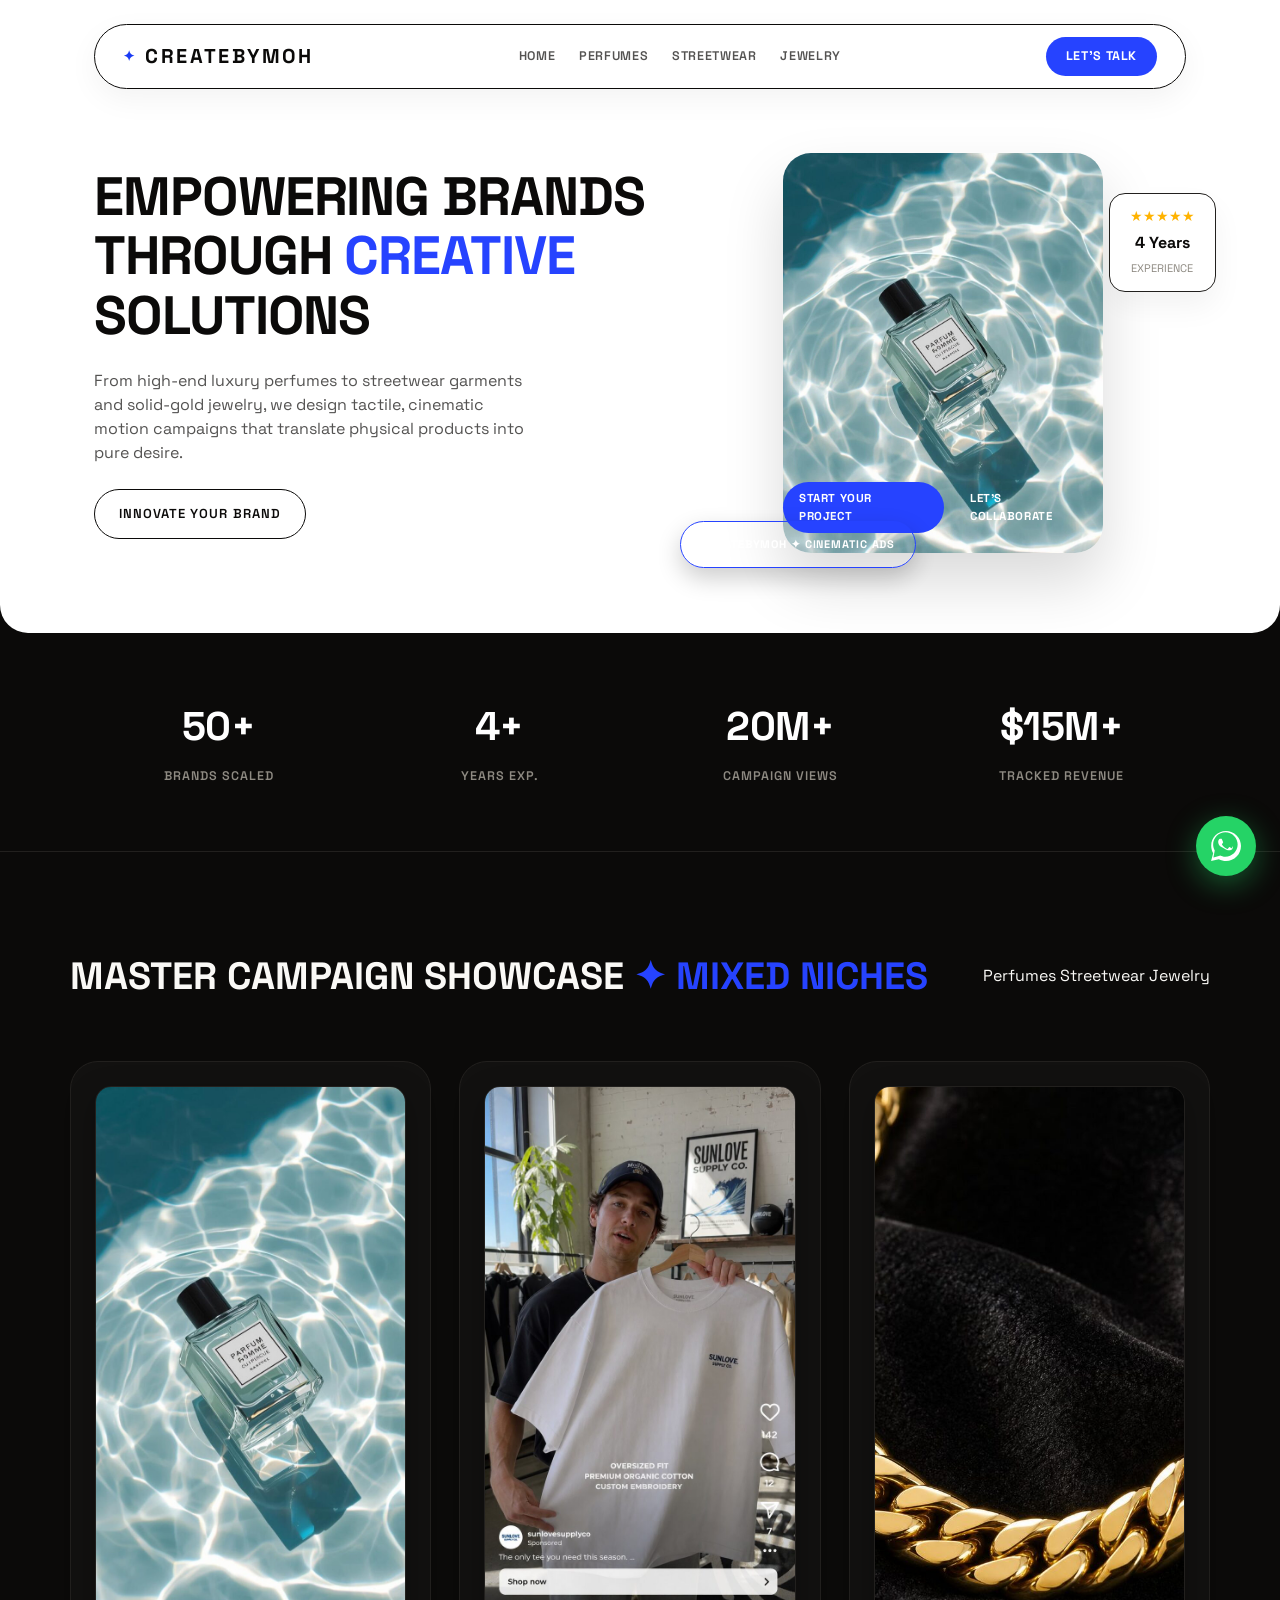
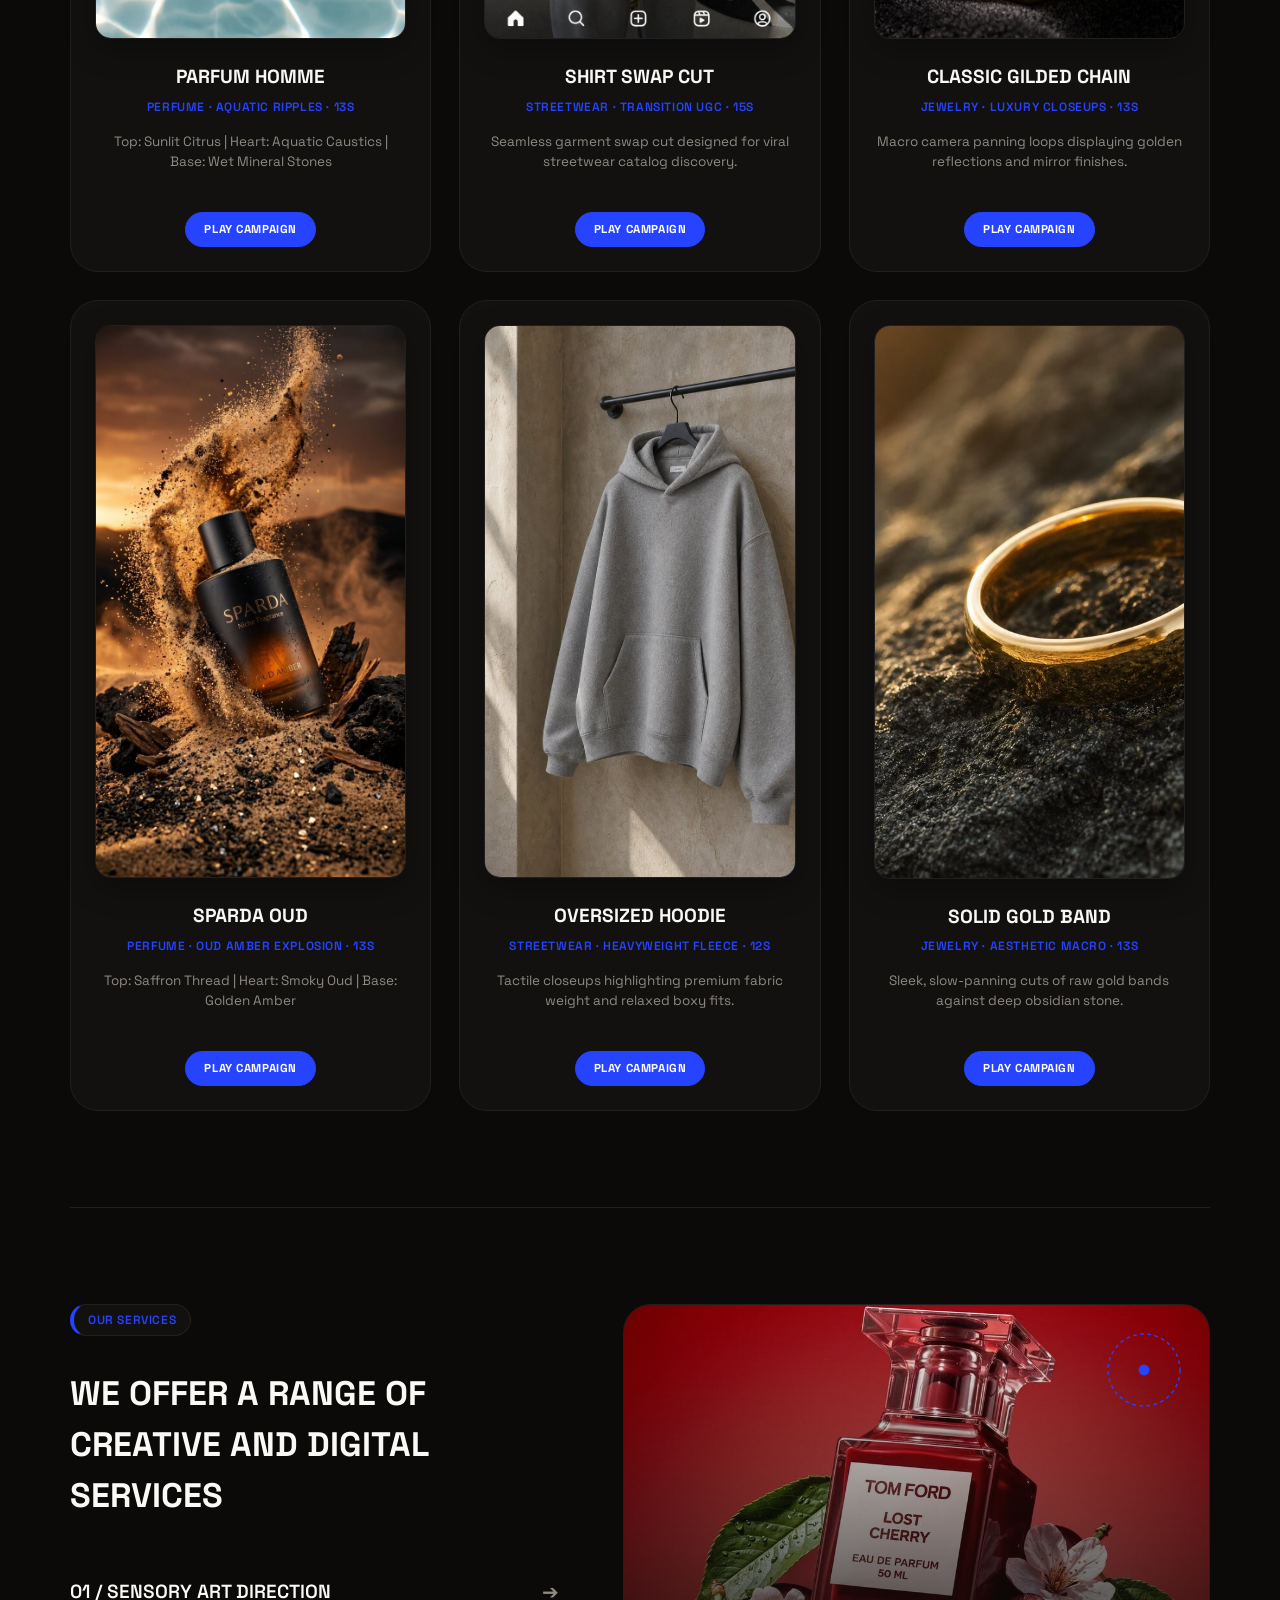
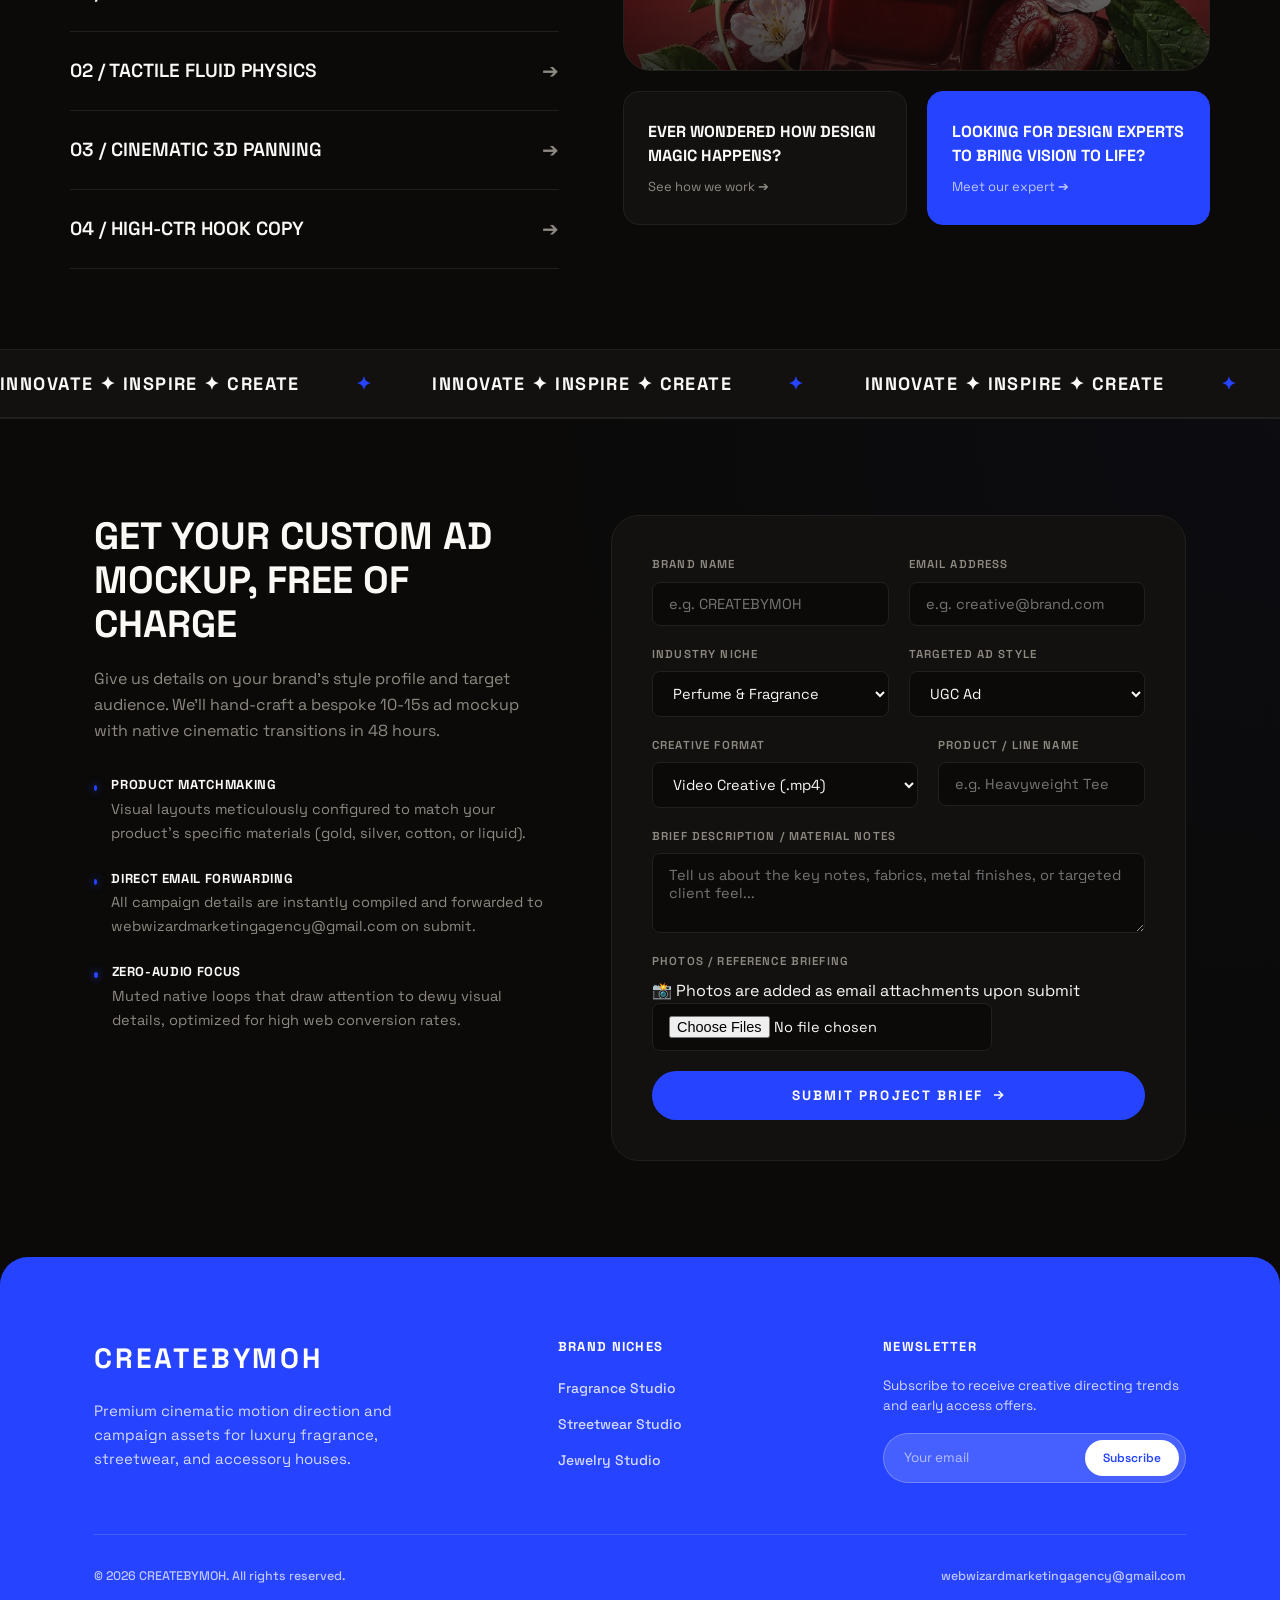
<file: index.html>
<!DOCTYPE html>
<html lang="en">
<head>
<meta charset="UTF-8">
<meta name="viewport" content="width=device-width, initial-scale=1.0">
<title>CREATEBYMOH — Cinematic Motion Design for Premium Perfume Brands</title>
<link rel="preconnect" href="https://fonts.googleapis.com">
<link rel="preconnect" href="https://fonts.gstatic.com" crossorigin>
<link rel="dns-prefetch" href="https://fonts.gstatic.com">
<link rel="preload" as="image" href="thumbs/parfum-gomme.jpg" fetchpriority="high">
<link href="https://fonts.googleapis.com/css2?family=Space+Grotesk:wght@400;500;600;700&family=Source+Serif+4:ital,wght@0,300;0,400;0,500;0,600;1,300;1,400&family=IBM+Plex+Mono:wght@400;500&display=swap" rel="stylesheet">
<style>
  :root{
    --bg-hero: #FFFFFF; /* Pure White Hero block */
    --bg: #0B0A09; /* Deep dark obsidian black */
    --bg-card: #121110; /* Dark charcoal card */
    --accent: #2643FF; /* Premium Electric Cobalt Blue */
    --accent-dark: #1A3BF5;
    --ink-dark: #0B0A09; /* Onyx text on white */
    --ink-light: #FAF9F6; /* Cream white on dark */
    --muted: #8E8A82; /* Slate bronze */
    --line: #22201E; /* Dark divider line */
    --radius: 16px;
    --radius-lg: 28px;
  }

  *{ box-sizing: border-box; }
  html{ scroll-behavior: smooth; }

  body{
    margin: 0;
    background: var(--bg);
    color: var(--ink-light);
    font-family: 'Space Grotesk', sans-serif;
    line-height: 1.5;
    -webkit-font-smoothing: antialiased;
  }

  @media (prefers-reduced-motion: reduce){
    *{ animation-duration: 0.001ms !important; animation-iteration-count: 1 !important; transition-duration: 0.001ms !important; }
  }

  a{ color: inherit; text-decoration: none; }
  :focus-visible{ outline: 2px solid var(--accent); outline-offset: 3px; }

  .wrap{ max-width: 1140px; margin: 0 auto; padding: 0 24px; }

  /* ---------- HERO CARD CONTAINER (White Rounded Block) ---------- */
  .hero-block {
    background: var(--bg-hero);
    color: var(--ink-dark);
    border-bottom-left-radius: var(--radius-lg);
    border-bottom-right-radius: var(--radius-lg);
    padding-bottom: 80px;
    position: relative;
    overflow: hidden;
  }
  
  /* Floating Capsule Navbar */
  nav.hero-nav {
    display: flex; align-items: center; justify-content: space-between;
    padding: 12px 28px;
    margin-top: 24px;
    background: rgba(255, 255, 255, 0.95);
    backdrop-filter: blur(12px);
    border: 1px solid var(--ink-dark);
    color: var(--ink-dark);
    border-radius: 100px;
    box-shadow: 0 10px 30px rgba(0,0,0,0.05);
    z-index: 10;
  }
  .brand{
    font-weight: 700; font-size: 20px; letter-spacing: 0.12em;
    display: flex; align-items: center; gap: 8px;
    text-transform: uppercase;
    color: var(--ink-dark);
  }
  .brand .star-icon{
    color: var(--accent-dark);
    font-size: 14px;
    animation: rotate-star 8s linear infinite;
  }
  @keyframes rotate-star {
    0% { transform: rotate(0deg); }
    100% { transform: rotate(360deg); }
  }
  
  .nav-links{
    display: flex; align-items: center; gap: 24px;
  }
  .nav-link{
    font-size: 12.5px; font-weight: 600; letter-spacing: 0.05em;
    text-transform: uppercase; color: rgba(11,10,9,0.7);
    transition: color 0.15s ease;
  }
  .nav-link:hover{ color: var(--ink-dark); }
  
  .nav-cta{
    font-size: 12.5px; font-weight: 700; letter-spacing: 0.05em;
    text-transform: uppercase;
    background: var(--accent); /* Cobalt Blue Background */
    color: #fff; /* White Write up */
    padding: 10px 20px;
    border-radius: 100px;
    transition: transform 0.2s ease, background 0.2s ease;
  }
  .nav-cta:hover{ background: var(--accent-dark); color: #fff; transform: translateY(-1px); }

  /* Hero Main Content */
  header.hero { padding-top: 64px; }
  .hero-grid {
    display: grid;
    grid-template-columns: 1.15fr 1fr;
    gap: 48px;
    align-items: center;
  }
  
  .hero-left {
    display: flex; flex-direction: column; gap: 24px;
  }
  .hero-left h1 {
    font-size: clamp(32px, 4.8vw, 54px);
    font-weight: 700;
    line-height: 1.1;
    letter-spacing: -0.02em;
    margin: 0;
    color: var(--ink-dark);
    text-transform: uppercase;
  }
  .hero-left h1 span {
    color: var(--accent);
  }
  
  .hero-left .sub {
    font-size: 16px;
    color: rgba(11,10,9,0.7);
    max-width: 44ch;
    margin: 0;
    line-height: 1.5;
  }
  
  .hero-left .btn-secondary {
    font-weight: 600;
    text-transform: uppercase;
    letter-spacing: 0.08em;
    color: var(--ink-dark);
    border: 1px solid var(--ink-dark);
    padding: 14px 24px;
    border-radius: 100px;
    font-size: 13px;
    align-self: flex-start;
    transition: all 0.2s ease;
  }
  .hero-left .btn-secondary:hover { background: var(--ink-dark); color: #fff; }

  /* Right Side Hero Illustration */
  .hero-right-visual {
    position: relative;
    display: flex; justify-content: center; align-items: center;
  }
  .hero-main-img {
    width: 320px;
    height: 400px;
    border-radius: var(--radius-lg);
    background-size: cover;
    background-position: center;
    background-image: url('thumbs/parfum-gomme.jpg');
    position: relative;
    box-shadow: 0 30px 60px rgba(0,0,0,0.15);
  }
  
  .hero-badge-overlay {
    position: absolute;
    bottom: -15px; left: -20px;
    background: var(--bg-dark);
    color: #fff;
    padding: 14px 20px;
    border-radius: 100px;
    font-size: 11px; font-weight: 700;
    text-transform: uppercase; letter-spacing: 0.08em;
    box-shadow: 0 10px 25px rgba(0,0,0,0.2);
    border: 1px solid var(--accent);
  }
  
  .experience-tag {
    position: absolute;
    top: 40px; right: -30px;
    background: #fff;
    border: 1px solid var(--line);
    padding: 12px 20px;
    border-radius: var(--radius);
    text-align: center;
    box-shadow: 0 15px 30px rgba(0,0,0,0.05);
  }
  .experience-tag .stars { color: #FFB300; font-size: 14px; margin-bottom: 4px; }
  .experience-tag b { font-size: 16px; display: block; color: var(--ink-dark); }
  .experience-tag span { font-size: 11px; color: var(--muted); text-transform: uppercase; }

  .bottle-floating-action {
    position: absolute;
    bottom: 20px;
    display: flex; gap: 10px;
  }
  .float-pill {
    font-size: 11.5px; font-weight: 700; text-transform: uppercase; letter-spacing: 0.05em;
    padding: 8px 16px; border-radius: 100px;
  }
  .float-pill.green { background: var(--accent); color: #fff; } /* Blue background, white write up */
  .float-pill.black { background: var(--bg-dark); color: #fff; }

  /* ---------- STATS BAR ---------- */
  .stats-bar {
    padding: 64px 0;
    background: var(--bg);
    border-bottom: 1px solid var(--line);
  }
  .stats-grid {
    display: grid;
    grid-template-columns: repeat(4, 1fr);
    gap: 32px;
    text-align: center;
  }
  .stat-item h2 {
    font-size: 40px; font-weight: 700; color: #fff; margin: 0 0 6px; letter-spacing: -0.01em;
  }
  .stat-item span {
    font-size: 12.5px; color: var(--muted); text-transform: uppercase; letter-spacing: 0.08em; font-weight: 600;
  }

  /* ---------- CAMPAIGNS GRID (9:16 Video Tab Layout) ---------- */
  section.campaigns {
    padding: 96px 0;
    border-bottom: 1px solid var(--line);
  }
  .campaigns-head {
    display: flex; justify-content: space-between; align-items: center;
    margin-bottom: 56px; flex-wrap: wrap; gap: 20px;
  }
  .campaigns-head h2 { font-size: 38px; font-weight: 700; text-transform: uppercase; margin: 0; }
  .campaigns-head h2 span { color: var(--accent); }

  .campaigns-grid {
    display: grid;
    grid-template-columns: repeat(3, 1fr);
    gap: 28px;
  }
  
  .campaign-card {
    background: var(--bg-card);
    border: 1px solid var(--line);
    border-radius: var(--radius-lg);
    padding: 24px;
    text-align: center;
    position: relative;
    cursor: pointer;
    transition: all 0.25s cubic-bezier(0.16, 1, 0.3, 1);
  }
  .campaign-card:hover {
    border-color: var(--accent);
    transform: translateY(-6px);
    box-shadow: 0 20px 40px rgba(0,0,0,0.5);
  }
  
  /* Upgraded Video Tab Layout: 9:16 aspect ratio vertical cover */
  .campaign-avatar-holder {
    width: 100%;
    aspect-ratio: 9/16;
    border-radius: var(--radius);
    margin: 0 auto 24px;
    overflow: hidden;
    border: 1px solid var(--line);
    position: relative;
    box-shadow: 0 10px 30px rgba(0,0,0,0.3);
    transition: transform 0.2s ease;
  }
  .campaign-card:hover .campaign-avatar-holder {
    border-color: var(--accent);
    transform: scale(1.02);
  }
  
  /* Autoplay Loop Videos */
  .campaign-avatar-video {
    width: 100%; height: 100%;
    object-fit: cover;
  }
  
  .campaign-card h3 { font-size: 19px; font-weight: 700; margin: 0 0 6px; text-transform: uppercase; }
  .campaign-card .sub-type { font-size: 12px; font-weight: 600; color: var(--accent); text-transform: uppercase; letter-spacing: 0.05em; display: block; margin-bottom: 16px; }
  .campaign-card p { font-size: 13.5px; color: var(--muted); margin: 0 0 20px; line-height: 1.5; min-height: 60px; }
  
  .campaign-card .play-btn {
    font-size: 11.5px; font-weight: 700; text-transform: uppercase; letter-spacing: 0.05em;
    background: var(--accent); color: #fff; /* Blue background, white text */
    border: 1px solid var(--accent);
    padding: 8px 18px; border-radius: 100px;
    display: inline-flex; align-items: center; gap: 6px;
    transition: all 0.2s ease;
  }
  .campaign-card:hover .play-btn { background: #fff; color: var(--ink-dark); border-color: #fff; }

  /* ---------- OUR SERVICES ---------- */
  section.services { padding: 96px 0 80px; }
  .services-grid {
    display: grid;
    grid-template-columns: 1fr 1.2fr;
    gap: 64px;
    align-items: flex-start;
  }
  .services-left { display: flex; flex-direction: column; gap: 32px; }
  .services-label {
    background: var(--bg-card); border: 1px solid var(--line);
    padding: 6px 14px; border-radius: 100px;
    font-size: 12px; font-weight: 600; text-transform: uppercase; letter-spacing: 0.05em;
    color: var(--accent); align-self: flex-start; border-left: 4px solid var(--accent);
  }
  .services-left h2 { font-size: 34px; font-weight: 700; text-transform: uppercase; margin: 0; }
  .services-accordion { display: flex; flex-direction: column; }
  .accordion-row {
    display: flex; align-items: center; justify-content: space-between;
    padding: 24px 0; border-bottom: 1px solid var(--line); cursor: pointer; transition: border-color 0.2s ease;
  }
  .accordion-row:hover { border-color: var(--accent); }
  .accordion-row span { font-size: 15px; color: var(--muted); }
  .accordion-row h3 { font-size: 19px; font-weight: 600; margin: 0; text-transform: uppercase; }
  .accordion-row .arrow { font-size: 20px; color: var(--muted); transition: transform 0.2s; }
  .accordion-row:hover .arrow { color: var(--accent); transform: translateX(4px); }

  .services-right { display: grid; grid-template-columns: 1fr; gap: 20px; }
  .interactive-designer-card {
    background: var(--bg-card); border-radius: var(--radius-lg); border: 1px solid var(--line);
    padding: 24px; position: relative; aspect-ratio: 16/10; overflow: hidden; display: flex; align-items: flex-end;
    background-image: linear-gradient(to top, rgba(11,10,9,0.8), transparent), url('thumbs/lost-cherry.jpg');
    background-size: cover; background-position: center;
  }
  .rotating-ring-svg { position: absolute; top: 20px; right: 20px; width: 90px; height: 90px; animation: rotate-disc 12s linear infinite; }
  .service-perk-cards { display: grid; grid-template-columns: 1fr 1fr; gap: 20px; }
  .perk-mini-card { background: var(--bg-card); border: 1px solid var(--line); border-radius: var(--radius); padding: 28px 24px; cursor: pointer; transition: all 0.2s ease; }
  .perk-mini-card:hover { border-color: var(--accent); }
  .perk-mini-card.green { background: var(--accent); color: #fff; border-color: var(--accent); } /* Blue bg, white write up */
  .perk-mini-card.green h4 { color: #fff; }
  .perk-mini-card.green span { color: rgba(255,255,255,0.7); }
  .perk-mini-card h4 { font-size: 16px; font-weight: 700; margin: 0 0 10px; text-transform: uppercase; }
  .perk-mini-card span { font-size: 13px; color: var(--muted); display: block; line-height: 1.4; }

  /* ---------- SCROLLING TAPE ---------- */
  .scrolling-tape { background: var(--bg-card); border-top: 1px solid var(--line); border-bottom: 1px solid var(--line); padding: 20px 0; overflow: hidden; white-space: nowrap; }
  .tape-track { display: inline-block; animation: tape-scroll 22s linear infinite; }
  .tape-track span { font-size: 18px; font-weight: 700; letter-spacing: 0.08em; text-transform: uppercase; color: var(--ink-light); margin-right: 56px; }
  .tape-track span::after { content: '✦'; color: var(--accent); margin-left: 56px; }
  @keyframes tape-scroll { 0% { transform: translate3d(0, 0, 0); } 100% { transform: translate3d(-50%, 0, 0); } }

  /* ---------- BRIEF REQUEST FORM (Direct Email Brief) ---------- */
  section.brief-section{
    padding: 96px 0;
    border-top: 1px solid var(--line);
    background: radial-gradient(circle at top right, rgba(38, 67, 255, 0.03), transparent 50%);
  }
  .brief-grid {
    display: grid;
    grid-template-columns: 1fr 1.2fr;
    gap: 64px;
    align-items: flex-start;
  }
  .brief-info h2 { font-size: 38px; font-weight: 700; margin: 0 0 20px; line-height: 1.15; text-transform: uppercase; }
  .brief-info p { color: var(--muted); font-size: 16px; margin-bottom: 32px; line-height: 1.6; }
  
  .luxury-perks { display: flex; flex-direction: column; gap: 24px; }
  .perk { display: flex; align-items: flex-start; gap: 14px; }
  .perk-bullet { width: 6px; height: 6px; border-radius: 50%; background: var(--accent); margin-top: 10px; box-shadow: 0 0 8px var(--accent); }
  .perk-text b { display: block; font-size: 13px; text-transform: uppercase; letter-spacing: 0.05em; color: var(--ink-light); margin-bottom: 2px; }
  .perk-text span { font-size: 14.5px; color: var(--muted); }

  .brief-form-card { background: var(--bg-card); border: 1px solid var(--line); border-radius: var(--radius-lg); padding: 40px; }
  .brief-form { display: flex; flex-direction: column; gap: 20px; }
  .form-row { display: grid; grid-template-columns: 1fr 1fr; gap: 20px; }
  .form-group { display: flex; flex-direction: column; gap: 8px; }
  .form-group label { font-size: 11.5px; font-weight: 600; text-transform: uppercase; letter-spacing: 0.1em; color: var(--muted); }
  .form-group input, .form-group select, .form-group textarea {
    background: var(--bg); border: 1px solid var(--line); border-radius: 8px; padding: 12px 16px; color: var(--ink-light); font-family: inherit; font-size: 14.5px; transition: border-color 0.2s ease;
  }
  .form-group input:focus, .form-group select:focus, .form-group textarea:focus { border-color: var(--accent); outline: none; }

  .brief-submit-btn {
    font-family: 'Space Grotesk', sans-serif; font-weight: 700; text-transform: uppercase; letter-spacing: 0.15em;
    background: var(--accent); color: #fff; /* Blue background, white write up */
    border: none; border-radius: 100px; padding: 16px; font-size: 13.5px; cursor: pointer; transition: background 0.2s ease, transform 0.2s ease;
    display: flex; align-items: center; justify-content: center; gap: 8px;
  }
  .brief-submit-btn:hover { background: #fff; color: var(--ink-dark); transform: translateY(-1px); }

  .form-success-panel { text-align: center; padding: 20px 0; display: none; }
  .form-success-panel .icon { font-size: 48px; color: var(--accent); margin-bottom: 16px; display: block; }
  .form-success-panel h3 { font-size: 24px; margin: 0 0 8px; font-weight: 600; text-transform: uppercase; }
  .form-success-panel p { color: var(--muted); font-size: 15px; margin: 0; }

  /* ---------- DETAILED ROYAL COBALT BLUE FOOTER ---------- */
  .footer-block {
    background: var(--accent); /* Cobalt Blue background matches buttons */
    color: #FFFFFF; /* Crisp visible white text */
    border-top-left-radius: var(--radius-lg);
    border-top-right-radius: var(--radius-lg);
    padding: 80px 0;
  }
  .footer-grid { display: grid; grid-template-columns: 1.5fr 1fr 1fr; gap: 48px; margin-bottom: 48px; }
  .footer-logo { font-size: 28px; font-weight: 700; text-transform: uppercase; letter-spacing: 0.1em; display: block; margin-bottom: 20px; color: #fff; }
  .footer-desc { font-size: 15px; color: rgba(255,255,255,0.8); max-width: 32ch; line-height: 1.6; }
  .footer-col h5 { font-size: 13px; font-weight: 700; text-transform: uppercase; letter-spacing: 0.1em; margin: 0 0 20px; color: #fff; }
  .footer-col ul { list-style: none; padding: 0; margin: 0; display: flex; flex-direction: column; gap: 12px; }
  .footer-col ul a { font-size: 14px; color: rgba(255,255,255,0.8); transition: color 0.2s; font-weight: 500; }
  .footer-col ul a:hover { color: #fff; }
  .footer-newsletter { display: flex; flex-direction: column; gap: 16px; }
  .footer-newsletter h5 { font-size: 13px; font-weight: 700; text-transform: uppercase; letter-spacing: 0.1em; margin: 0; color: #fff; }
  .newsletter-row { display: flex; gap: 10px; background: rgba(255,255,255,0.15); border-radius: 100px; padding: 6px; border: 1px solid rgba(255,255,255,0.25); }
  .newsletter-row input { background: none; border: none; outline: none; padding-left: 14px; color: #fff; font-family: inherit; font-size: 13.5px; flex-grow: 1; }
  .newsletter-row input::placeholder { color: rgba(255,255,255,0.6); }
  .newsletter-row button { background: #fff; color: var(--accent); border: none; border-radius: 100px; padding: 10px 18px; font-family: inherit; font-size: 12px; font-weight: 600; cursor: pointer; transition: background 0.2s; }
  .newsletter-row button:hover { background: #FAF9F6; }
  .footer-bottom { border-top: 1px solid rgba(255,255,255,0.15); padding-top: 32px; display: flex; justify-content: space-between; align-items: center; font-size: 12.5px; color: rgba(255,255,255,0.7); font-weight: 500; }

  /* ---------- WHATSAPP FLOATING BUTTON (Persuasive call track) ---------- */
  .whatsapp-float {
    position: fixed;
    bottom: 24px; right: 24px;
    background-color: #25D366;
    color: #fff;
    border-radius: 50%;
    width: 60px; height: 60px;
    display: flex; align-items: center; justify-content: center;
    box-shadow: 0 8px 30px rgba(37, 211, 102, 0.4);
    z-index: 999;
    transition: transform 0.25s cubic-bezier(0.175, 0.885, 0.32, 1.275), background-color 0.2s;
    animation: wa-pulse 2s infinite alternate;
  }
  .whatsapp-float:hover {
    transform: scale(1.1) translateY(-2px);
    background-color: #20BA5A;
  }
  .whatsapp-icon {
    width: 30px; height: 32px;
    fill: currentColor;
  }
  @keyframes wa-pulse {
    0% { box-shadow: 0 8px 24px rgba(37, 211, 102, 0.4); }
    100% { box-shadow: 0 12px 36px rgba(37, 211, 102, 0.7); }
  }

  /* ---------- INTERACTIVE UGC PLAYER MODAL ---------- */
  .ugc-modal { position: fixed; top: 0; left: 0; width: 100%; height: 100%; z-index: 1000; display: none; align-items: center; justify-content: center; opacity: 0; transition: opacity 0.3s ease; }
  .ugc-modal.active { display: flex; opacity: 1; }
  .ugc-modal-overlay { position: absolute; top: 0; left: 0; width: 100%; height: 100%; background: rgba(11, 10, 9, 0.94); backdrop-filter: blur(10px); }
  .ugc-modal-container { position: relative; z-index: 1001; display: flex; flex-direction: column; align-items: center; width: 100%; max-width: 375px; padding: 10px; box-sizing: border-box; transform: scale(0.9) translateY(20px); transition: transform 0.35s cubic-bezier(0.34, 1.56, 0.64, 1); }
  .ugc-modal.active .ugc-modal-container { transform: scale(1) translateY(0); }
  .ugc-close-btn { position: absolute; top: -50px; right: 10px; background: none; border: none; color: #fff; font-size: 32px; cursor: pointer; transition: transform 0.2s ease, background 0.2s ease; display: flex; align-items: center; justify-content: center; width: 40px; height: 40px; border-radius: 50%; background: rgba(255,255,255,0.06); }
  .ugc-close-btn:hover { transform: rotate(90deg) scale(1.1); background: rgba(255,255,255,0.15); }
  .ugc-phone { width: 100%; aspect-ratio: 9/19.5; max-height: 82vh; background: #000; border-radius: 40px; box-shadow: 0 25px 60px -15px rgba(0,0,0,0.9), 0 0 0 10px #1d1b18; border: 4px solid #3c3935; overflow: hidden; position: relative; display: flex; flex-direction: column; }
  .phone-island { position: absolute; top: 12px; left: 50%; transform: translateX(-50%); width: 110px; height: 26px; background: #000; border-radius: 20px; z-index: 10; box-shadow: inset 0 1px 1px rgba(255,255,255,0.1); }
  .ugc-viewport { width: 100%; height: 100%; position: relative; overflow: hidden; background: #000; display: flex; flex-direction: column; justify-content: space-between; user-select: none; }
  .ugc-video-element { position: absolute; top: 0; left: 0; width: 100%; height: 100%; object-fit: cover; z-index: 2; background: #000; }
  .ugc-play-overlay { position: absolute; top: 0; left: 0; width: 100%; height: 100%; z-index: 5; display: flex; align-items: center; justify-content: center; background: rgba(0,0,0,0); cursor: pointer; opacity: 0; transition: opacity 0.25s ease, background-color 0.25s ease; }
  .ugc-phone.paused .ugc-play-overlay { opacity: 1; background: rgba(0,0,0,0.35); }
  .ugc-play-icon { width: 64px; height: 64px; background: rgba(255, 255, 255, 0.95); border-radius: 50%; display: flex; align-items: center; justify-content: center; box-shadow: 0 8px 24px rgba(0,0,0,0.4); transform: scale(0.8); transition: transform 0.25s cubic-bezier(0.175, 0.885, 0.32, 1.275); }
  .ugc-phone.paused .ugc-play-icon { transform: scale(1); }
  .ugc-play-icon::after { content: ''; width: 0; height: 0; border-top: 12px solid transparent; border-bottom: 12px solid transparent; border-left: 20px solid var(--accent); margin-left: 5px; }
  .ugc-top-bar { position: relative; z-index: 6; display: flex; justify-content: space-between; align-items: center; padding: 18px 24px 10px; color: #fff; font-family: -apple-system, BlinkMacSystemFont, "Segoe UI", Roboto, sans-serif; font-weight: 600; font-size: 13px; text-shadow: 0 1px 2px rgba(0,0,0,0.5); }
  .ugc-sim-icons { display: flex; align-items: center; gap: 4px; }
  .ugc-sim-icons svg { width: 14px; height: 14px; color: #fff; }
  .ugc-progress-container { position: absolute; top: 50px; left: 16px; right: 16px; height: 3px; background: rgba(255,255,255,0.25); border-radius: 10px; z-index: 6; }
  .ugc-progress-bar { width: 0%; height: 100%; background: var(--accent); box-shadow: 0 0 8px var(--accent); border-radius: 10px; transition: width 0.1s linear; }
  .ugc-sidebar { position: absolute; right: 12px; bottom: 120px; z-index: 6; display: flex; flex-direction: column; gap: 18px; align-items: center; }
  .ugc-action-btn { display: flex; flex-direction: column; align-items: center; cursor: pointer; transition: transform 0.15s ease; }
  .ugc-action-btn:hover { transform: scale(1.1); }
  .ugc-action-btn .heart-icon, .ugc-action-btn .comment-icon, .ugc-action-btn .share-icon { width: 42px; height: 42px; background: rgba(20, 18, 17, 0.65); border: 1px solid rgba(255, 255, 255, 0.15); border-radius: 50%; display: flex; align-items: center; justify-content: center; font-size: 18px; backdrop-filter: blur(4px); box-shadow: 0 4px 10px rgba(0,0,0,0.3); transition: background-color 0.2s ease, border-color 0.2s ease; }
  .ugc-action-btn .heart-icon.liked { animation: heart-pop 0.35s cubic-bezier(0.175, 0.885, 0.32, 1.275) forwards; background: var(--accent); border-color: var(--accent); }
  .ugc-action-btn .count { font-size: 11px; color: #fff; font-weight: 500; margin-top: 4px; text-shadow: 0 1px 2px rgba(0,0,0,0.6); }
  .ugc-disc-container { margin-top: 4px; }
  .ugc-disc { font-size: 26px; animation: rotate-disc 4s linear infinite; animation-play-state: paused; filter: drop-shadow(0 2px 4px rgba(0,0,0,0.5)); }
  .ugc-phone.playing .ugc-disc { animation-play-state: running; }

  /* ---------- MOBILE STYLING FIXES (Strict alignment / zero overlap) ---------- */
  @media (max-width: 768px){
    /* Navbar compact visible fixes */
    nav.hero-nav {
      padding: 8px 16px;
      margin-top: 12px;
      flex-direction: row;
      justify-content: space-between;
    }
    .brand { font-size: 15px; letter-spacing: 0.08em; }
    .nav-links { gap: 10px; }
    .nav-link { font-size: 10.5px; font-weight: 700; }
    .nav-cta { display: none; }

    /* Hero section layouts */
    .hero-grid { grid-template-columns: 1fr; gap: 40px; text-align: center; }
    .hero-left { align-items: center; }
    .hero-left h1 { text-align: center; font-size: 34px; line-height: 1.1; }
    .hero-left .sub { max-width: 100%; font-size: 14.5px; }
    .hero-left .btn-secondary { align-self: center; }
    .hero-right-visual { margin-top: 24px; }
    .hero-main-img { width: 280px; height: 350px; }
    .experience-tag { right: -10px; top: 10px; padding: 8px 14px; }
    .experience-tag b { font-size: 13px; }
    .experience-tag span { font-size: 10px; }
    .hero-badge-overlay { bottom: -10px; left: -10px; padding: 10px 16px; font-size: 9.5px; }
    .float-pill { font-size: 10px; padding: 6px 12px; }

    /* Form responsiveness card fixes */
    .form-row { grid-template-columns: 1fr; gap: 12px; }
    .brief-form-card { padding: 24px 20px; }
    .brief-submit-btn { width: 100%; padding: 14px; }

    /* Campaigns list stacks */
    .campaigns-grid, .gallery-grid, .brief-grid { grid-template-columns: 1fr; gap: 20px; }
    .campaign-card { padding: 20px; }
    .campaign-avatar-holder { width: 100%; max-width: 260px; margin: 0 auto 20px; }
    .campaign-card .play-btn { width: 100%; justify-content: center; }

    .footer-grid { grid-template-columns: 1fr; gap: 32px; text-align: center; }
    .footer-logo, .footer-desc { align-self: center; margin: 0 auto; }
    .newsletter-row { max-width: 320px; margin: 0 auto; }
    .footer-bottom { flex-direction: column; gap: 12px; text-align: center; }
    .whatsapp-float { width: 52px; height: 52px; bottom: 16px; right: 16px; }
    .whatsapp-icon { width: 26px; height: 26px; }
  }
</style>
</head>
<body>

<!-- ---------- HERO BLOCK ---------- -->
<div class="hero-block">
  <div class="wrap">
    <nav class="hero-nav">
      <div class="brand"><span class="star-icon">✦</span>CREATEBYMOH</div>
      <div class="nav-links">
        <a href="index.html" class="nav-link">Home</a>
        <a href="perfumes.html" class="nav-link">Perfumes</a>
        <a href="streetwear.html" class="nav-link">Streetwear</a>
        <a href="jewelry.html" class="nav-link">Jewelry</a>
      </div>
      <a class="nav-cta" href="#request-sample">Let's Talk</a>
    </nav>

    <header class="hero">
      <div class="hero-grid">
        <div class="hero-left">
          <h1>Empowering Brands<br>Through <span>Creative</span> Solutions</h1>
          <p class="sub">From high-end luxury perfumes to streetwear garments and solid-gold jewelry, we design tactile, cinematic motion campaigns that translate physical products into pure desire.</p>
          <a class="btn-secondary" href="#request-sample">Innovate Your Brand</a>
        </div>

        <div class="hero-right-visual">
          <div class="hero-main-img">
            <div class="bottle-floating-action">
              <span class="float-pill green">Start Your Project</span>
              <span class="float-pill black">Let's Collaborate</span>
            </div>
          </div>
          <div class="experience-tag">
            <div class="stars">★★★★★</div>
            <b>4 Years</b>
            <span>Experience</span>
          </div>
          <div class="hero-badge-overlay">CREATEBYMOH ✦ CINEMATIC ADS</div>
        </div>
      </div>
    </header>
  </div>
</div>

<!-- ---------- STATS BAR (Updated Copy to Look Highly Realistic) ---------- -->
<div class="stats-bar">
  <div class="wrap stats-grid">
    <div class="stat-item">
      <h2>50+</h2>
      <span>Brands Scaled</span>
    </div>
    <div class="stat-item">
      <h2>4+</h2>
      <span>Years Exp.</span>
    </div>
    <div class="stat-item">
      <h2>20M+</h2>
      <span>Campaign Views</span>
    </div>
    <div class="stat-item">
      <h2>$15M+</h2>
      <span>Tracked Revenue</span>
    </div>
  </div>
</div>

<!-- ---------- THE MASTER MIX CAMPAIGNS SHOWCASE (Homepage Grid) ---------- -->
<section id="campaigns" class="campaigns wrap">
  <div class="campaigns-head">
    <h2>Master Campaign Showcase <span>✦ Mixed Niches</span></h2>
    <div class="niche-nav-tabs">
      <a href="perfumes.html" class="niche-tab-btn">Perfumes</a>
      <a href="streetwear.html" class="niche-tab-btn">Streetwear</a>
      <a href="jewelry.html" class="niche-tab-btn">Jewelry</a>
    </div>
  </div>

  <div class="campaigns-grid">
    <!-- Campaign 1: Perfume Parfum Homme -->
    <div class="campaign-card" data-sample="parfum-gomme">
      <div class="campaign-avatar-holder">
        <video class="campaign-avatar-video" autoplay muted loop playsinline preload="none" poster="thumbs/parfum-gomme.jpg">
          <source src="videos/perfume/parfum-gomme.mp4" type="video/mp4">
        </video>
      </div>
      <h3>Parfum Homme</h3>
      <span class="sub-type">Perfume · Aquatic Ripples · 13s</span>
      <p>Top: Sunlit Citrus | Heart: Aquatic Caustics | Base: Wet Mineral Stones</p>
      <span class="play-btn">Play Campaign</span>
    </div>

    <!-- Campaign 2: Streetwear Shirt Swap -->
    <div class="campaign-card" data-sample="shirt-swap">
      <div class="campaign-avatar-holder">
        <video class="campaign-avatar-video" autoplay muted loop playsinline preload="none" poster="thumbs/streetwear-shirt-swap.jpg">
          <source src="videos/streetwear/shirt-swap.mp4" type="video/mp4">
        </video>
      </div>
      <h3>Shirt Swap Cut</h3>
      <span class="sub-type">Streetwear · Transition UGC · 15s</span>
      <p>Seamless garment swap cut designed for viral streetwear catalog discovery.</p>
      <span class="play-btn">Play Campaign</span>
    </div>

    <!-- Campaign 3: Jewelry Gilded Chain -->
    <div class="campaign-card" data-sample="gilded-chain">
      <div class="campaign-avatar-holder">
        <video class="campaign-avatar-video" autoplay muted loop playsinline preload="none" poster="thumbs/jewelry-gilded-chain.jpg">
          <source src="videos/jewelry/gilded-chain.mp4" type="video/mp4">
        </video>
      </div>
      <h3>Classic Gilded Chain</h3>
      <span class="sub-type">Jewelry · Luxury Closeups · 13s</span>
      <p>Macro camera panning loops displaying golden reflections and mirror finishes.</p>
      <span class="play-btn">Play Campaign</span>
    </div>

    <!-- Campaign 4: Perfume Sparda Oud -->
    <div class="campaign-card" data-sample="sparda-amber">
      <div class="campaign-avatar-holder">
        <video class="campaign-avatar-video" autoplay muted loop playsinline preload="none" poster="thumbs/sparda-amber.jpg">
          <source src="videos/perfume/sparda-amber.mp4" type="video/mp4">
        </video>
      </div>
      <h3>Sparda Oud</h3>
      <span class="sub-type">Perfume · Oud Amber Explosion · 13s</span>
      <p>Top: Saffron Thread | Heart: Smoky Oud | Base: Golden Amber</p>
      <span class="play-btn">Play Campaign</span>
    </div>

    <!-- Campaign 5: Streetwear Oversized Hoodie -->
    <div class="campaign-card" data-sample="hoodie-lookbook">
      <div class="campaign-avatar-holder">
        <video class="campaign-avatar-video" autoplay muted loop playsinline preload="none" poster="thumbs/streetwear-hoodie.jpg">
          <source src="videos/streetwear/hoodie-lookbook.mp4" type="video/mp4">
        </video>
      </div>
      <h3>Oversized Hoodie</h3>
      <span class="sub-type">Streetwear · Heavyweight Fleece · 12s</span>
      <p>Tactile closeups highlighting premium fabric weight and relaxed boxy fits.</p>
      <span class="play-btn">Play Campaign</span>
    </div>

    <!-- Campaign 6: Jewelry Gold Ring -->
    <div class="campaign-card" data-sample="gold-ring">
      <div class="campaign-avatar-holder">
        <video class="campaign-avatar-video" autoplay muted loop playsinline preload="none" poster="thumbs/jewelry-gold-ring.jpg">
          <source src="videos/jewelry/gold-ring.mp4" type="video/mp4">
        </video>
      </div>
      <h3>Solid Gold Band</h3>
      <span class="sub-type">Jewelry · Aesthetic Macro · 13s</span>
      <p>Sleek, slow-panning cuts of raw gold bands against deep obsidian stone.</p>
      <span class="play-btn">Play Campaign</span>
    </div>
  </div>
</section>

<!-- ---------- OUR SERVICES ---------- -->
<section id="services" class="services wrap">
  <div class="services-grid">
    <div class="services-left">
      <span class="services-label">Our Services</span>
      <h2>We offer a range of creative and digital services</h2>
      
      <div class="services-accordion">
        <div class="accordion-row">
          <h3>01 / Sensory Art Direction</h3>
          <span class="arrow">➔</span>
        </div>
        <div class="accordion-row">
          <h3>02 / Tactile Fluid Physics</h3>
          <span class="arrow">➔</span>
        </div>
        <div class="accordion-row">
          <h3>03 / Cinematic 3D Panning</h3>
          <span class="arrow">➔</span>
        </div>
        <div class="accordion-row">
          <h3>04 / High-CTR Hook Copy</h3>
          <span class="arrow">➔</span>
        </div>
      </div>
    </div>

    <div class="services-right">
      <div class="interactive-designer-card">
        <svg class="rotating-ring-svg" viewBox="0 0 100 100" fill="none">
          <circle cx="50" cy="50" r="40" stroke="var(--accent)" stroke-width="1.5" stroke-dasharray="4 4" />
          <circle cx="50" cy="50" r="6" fill="var(--accent)" />
        </svg>
      </div>

      <div class="service-perk-cards">
        <div class="perk-mini-card">
          <h4>Ever wondered how design magic happens?</h4>
          <span>See how we work ➔</span>
        </div>
        <div class="perk-mini-card green" onclick="location.href='#request-sample'">
          <h4>Looking for design experts to bring vision to life?</h4>
          <span>Meet our expert ➔</span>
        </div>
      </div>
    </div>
  </div>
</section>

<!-- ---------- SCROLLING TAPE ---------- -->
<div class="scrolling-tape">
  <div class="tape-track">
    <span>Innovate ✦ Inspire ✦ Create</span>
    <span>Innovate ✦ Inspire ✦ Create</span>
    <span>Innovate ✦ Inspire ✦ Create</span>
    <span>Innovate ✦ Inspire ✦ Create</span>
  </div>
</div>

<!-- ---------- BRIEF REQUEST FORM ---------- -->
<section id="request-sample" class="brief-section">
  <div class="wrap brief-grid">
    <div class="brief-info">
      <h2>Get your custom ad mockup, free of charge</h2>
      <p>Give us details on your brand's style profile and target audience. We'll hand-craft a bespoke 10-15s ad mockup with native cinematic transitions in 48 hours.</p>
      
      <div class="luxury-perks">
        <div class="perk">
          <div class="perk-bullet"></div>
          <div class="perk-text">
            <b>Product Matchmaking</b>
            <span>Visual layouts meticulously configured to match your product's specific materials (gold, silver, cotton, or liquid).</span>
          </div>
        </div>
        <div class="perk">
          <div class="perk-bullet"></div>
          <div class="perk-text">
            <b>Direct Email Forwarding</b>
            <span>All campaign details are instantly compiled and forwarded to webwizardmarketingagency@gmail.com on submit.</span>
          </div>
        </div>
        <div class="perk">
          <div class="perk-bullet"></div>
          <div class="perk-text">
            <b>Zero-Audio Focus</b>
            <span>Muted native loops that draw attention to dewy visual details, optimized for high web conversion rates.</span>
          </div>
        </div>
      </div>
    </div>

    <div class="brief-form-card">
      <form id="perfume-brief-form" class="brief-form" onsubmit="handleBriefSubmit(event)">
        <div class="form-row">
          <div class="form-group">
            <label for="brand-name">Brand Name</label>
            <input type="text" id="brand-name" required placeholder="e.g. CREATEBYMOH">
          </div>
          <div class="form-group">
            <label for="contact-email">Email Address</label>
            <input type="email" id="contact-email" required placeholder="e.g. creative@brand.com">
          </div>
        </div>

        <div class="form-row">
          <div class="form-group">
            <label for="niche-type">Industry Niche</label>
            <select id="niche-type" required onchange="toggleNicheInput(this)">
              <option value="Perfume & Fragrance">Perfume & Fragrance</option>
              <option value="Streetwear Clothing">Streetwear Clothing</option>
              <option value="Fine Jewelry">Fine Jewelry</option>
              <option value="Cosmetics & Skincare">Cosmetics & Skincare</option>
              <option value="Watches & Accessories">Watches & Accessories</option>
              <option value="Other">Other (Specify below)</option>
            </select>
          </div>
          <div class="form-group">
            <label for="ad-style">Targeted Ad Style</label>
            <select id="ad-style" required>
              <option value="UGC Ad">UGC Ad</option>
              <option value="Product-focused Base">Product-focused Ad</option>
              <option value="Product Review">Product Review Ad</option>
              <option value="Unboxing Style">Unboxing Style</option>
              <option value="Lifestyle & Aesthetic">Lifestyle & Aesthetic Ad</option>
            </select>
          </div>
        </div>

        <!-- Custom Niche specify field -->
        <div class="form-group" id="other-niche-group" style="display: none;">
          <label for="other-niche">Please Specify Niche</label>
          <input type="text" id="other-niche" placeholder="e.g. Luxury Footwear">
        </div>

        <div class="form-row">
          <div class="form-group">
            <label for="format-type">Creative Format</label>
            <select id="format-type" required>
              <option value="Video Creative (.mp4)">Video Creative (.mp4)</option>
              <option value="Image Ads Creative (.jpg/.png)">Image Ads Creative (.jpg/.png)</option>
            </select>
          </div>
          <div class="form-group">
            <label for="perfume-name">Product / Line Name</label>
            <input type="text" id="perfume-name" required placeholder="e.g. Heavyweight Tee">
          </div>
        </div>

        <div class="form-group">
          <label for="scent-notes">Brief Description / Material Notes</label>
          <textarea id="scent-notes" rows="3" placeholder="Tell us about the key notes, fabrics, metal finishes, or targeted client feel..."></textarea>
        </div>

        <div class="form-group">
          <label>Photos / Reference Briefing</label>
          <div class="file-drop-area" onclick="document.getElementById('file-input').click()">
            <span class="icon">📸</span>
            <span>Photos are added as email attachments upon submit</span>
            <input type="file" id="file-input" multiple accept="image/*">
          </div>
        </div>

        <button type="submit" class="brief-submit-btn">
          <span>Submit Project Brief</span>
          <svg viewBox="0 0 24 24" fill="none" stroke="currentColor" stroke-width="2.5" style="width:14px; height:14px;"><path d="M5 12h14M13 5l7 7-7 7"/></svg>
        </button>
      </form>

      <!-- Success Panel -->
      <div id="form-success" class="form-success-panel">
        <span class="icon">👑</span>
        <h3>Olfactory Brief Prepared</h3>
        <p>Success! Your brief is ready. Your email client has been launched to forward the details directly to <strong>webwizardmarketingagency@gmail.com</strong>. Please attach your product photos to the email and hit Send!</p>
      </div>
    </div>
  </div>
</section>

<!-- ---------- DETAILED ROYAL COBALT BLUE FOOTER ---------- -->
<footer class="footer-block">
  <div class="wrap">
    <div class="footer-grid">
      <div>
        <span class="footer-logo">CREATEBYMOH</span>
        <p class="footer-desc">Premium cinematic motion direction and campaign assets for luxury fragrance, streetwear, and accessory houses.</p>
      </div>
      
      <div class="footer-col">
        <h5>Brand Niches</h5>
        <ul>
          <li><a href="perfumes.html">Fragrance Studio</a></li>
          <li><a href="streetwear.html">Streetwear Studio</a></li>
          <li><a href="jewelry.html">Jewelry Studio</a></li>
        </ul>
      </div>

      <div class="footer-col">
        <h5>Newsletter</h5>
        <div class="footer-newsletter">
          <p style="font-size: 13.5px; color: rgba(255,255,255,0.8); margin: 0;">Subscribe to receive creative directing trends and early access offers.</p>
          <div class="newsletter-row">
            <input type="email" placeholder="Your email">
            <button>Subscribe</button>
          </div>
        </div>
      </div>
    </div>

    <div class="footer-bottom">
      <span>© 2026 CREATEBYMOH. All rights reserved.</span>
      <span>webwizardmarketingagency@gmail.com</span>
    </div>
  </div>
</footer>

<!-- ---------- WHATSAPP FLOATING BUTTON ---------- -->
<a href="https://wa.me/2348164802777?text=Hi%20CREATEBYMOH%2C%20I%27m%20interested%20in%20a%20free%20custom%20ad%20campaign%20for%20my%20brand!%20" class="whatsapp-float" target="_blank" aria-label="Message CREATEBYMOH on WhatsApp" title="Chat on WhatsApp">
  <svg class="whatsapp-icon" viewBox="0 0 24 24">
    <path d="M.057 24l1.687-6.163c-1.041-1.804-1.588-3.849-1.587-5.946C.06 5.348 5.397.01 12.008.01c3.202.001 6.212 1.246 8.477 3.514 2.266 2.268 3.507 5.28 3.505 8.484-.004 6.657-5.34 11.997-11.953 11.997-2.005-.001-3.973-.502-5.753-1.454L0 24zm6.59-4.846c1.6.95 3.197 1.45 4.817 1.45 5.426 0 9.843-4.382 9.846-9.768.001-2.607-1.011-5.059-2.85-6.902C16.623 2.091 14.167 1.07 11.56 1.07 6.138 1.07 1.719 5.453 1.717 10.841c0 1.696.444 3.349 1.284 4.817L1.93 21.17l5.836-1.516z M16.947 13.916c-.29-.146-1.72-.85-1.986-.948-.266-.098-.46-.146-.653.146-.193.292-.748.948-.917 1.141-.17.194-.339.219-.63.073-.29-.147-1.226-.453-2.337-1.444-.864-.771-1.447-1.724-1.617-2.016-.17-.29-.018-.448.128-.593.13-.13.29-.34.435-.51.145-.17.193-.29.29-.485.097-.194.048-.364-.025-.51-.072-.147-.653-1.577-.894-2.16-.235-.568-.475-.49-.653-.495-.17-.005-.363-.006-.556-.006-.193 0-.507.073-.772.364-.266.292-1.014.992-1.014 2.422 0 1.43 1.039 2.81 1.184 3.003.145.194 2.044 1.583 4.95 2.809.691.291 1.23.465 1.65.602.695.22 1.328.19 1.827.114.557-.084 1.72-.703 1.962-1.383.242-.68.242-1.262.17-1.382-.073-.12-.266-.194-.557-.341z" />
  </svg>
</a>

<!-- ---------- INTERACTIVE UGC PLAYER MODAL ---------- -->
<div id="ugc-modal" class="ugc-modal">
  <div class="ugc-modal-overlay"></div>
  <div class="ugc-modal-container">
    <button class="ugc-close-btn" aria-label="Close Player">&times;</button>
    <div class="ugc-phone">
      <div class="phone-island"></div>
      <div class="ugc-viewport">
        <video id="ugc-video-element" class="ugc-video-element" playsinline loop></video>
        <div class="ugc-play-overlay"><div class="ugc-play-icon"></div></div>
        <div class="ugc-top-bar">
          <div class="ugc-sim-time">9:41</div>
          <div class="ugc-sim-icons">
            <svg class="battery" viewBox="0 0 24 24" stroke="currentColor" fill="none" stroke-width="2" style="width:16px; height:16px;"><rect x="2" y="7" width="14" height="10" rx="2"/><rect x="17" y="10" width="3" height="4" rx="1" fill="currentColor"/><rect x="4" y="9" width="8" height="6" fill="currentColor"/></svg>
          </div>
        </div>
        <div class="ugc-progress-container"><div class="ugc-progress-bar"></div></div>
        <div class="ugc-sidebar">
          <div class="ugc-action-btn" id="ugc-like-btn"><div class="heart-icon">❤️</div><span class="count" id="ugc-likes-count">14.2K</span></div>
          <div class="ugc-action-btn"><div class="comment-icon">💬</div><span class="count">248</span></div>
          <div class="ugc-action-btn"><div class="share-icon">🔗</div><span class="count">832</span></div>
          <div class="ugc-disc-container"><div class="ugc-disc">💿</div></div>
        </div>
        <div class="ugc-caption-panel">
          <div class="ugc-brand-handle">@createbymoh</div>
          <p class="ugc-caption-text">Designing premium sensory worlds in motion...</p>
          <div class="ugc-music-row">
            <span class="music-icon">🎵</span>
            <div class="music-text-container"><div class="music-text">Original Sound - CREATEBYMOH</div></div>
          </div>
        </div>
      </div>
    </div>
  </div>
</div>

<script>
function toggleNicheInput(selectElement) {
  const otherGroup = document.getElementById('other-niche-group');
  if (selectElement.value === 'Other') {
    otherGroup.style.display = 'flex';
    document.getElementById('other-niche').required = true;
  } else {
    otherGroup.style.display = 'none';
    document.getElementById('other-niche').required = false;
  }
}

function handleBriefSubmit(e) {
  e.preventDefault();
  const brand = document.getElementById('brand-name').value;
  const email = document.getElementById('contact-email').value;
  let niche = document.getElementById('niche-type').value;
  if (niche === 'Other') {
    niche = document.getElementById('other-niche').value;
  }
  const style = document.getElementById('ad-style').value;
  const format = document.getElementById('format-type').value;
  const name = document.getElementById('perfume-name').value;
  const notes = document.getElementById('scent-notes').value;
  
  const subject = encodeURIComponent(`New Project Brief [${niche}] from ${brand}`);
  const body = encodeURIComponent(
    `Hi CREATEBYMOH,\n\n` +
    `I'm interested in a free custom ${style} for my brand.\n\n` +
    `--- Creative Brief Details ---\n` +
    `Brand Name: ${brand}\n` +
    `Contact Email: ${email}\n` +
    `Industry Niche: ${niche}\n` +
    `Targeted Ad Style: ${style}\n` +
    `Creative Format: ${format}\n` +
    `Product Name: ${name}\n` +
    `Material Notes: ${notes}\n\n` +
    `[IMPORTANT] Please attach 2-3 product photos to this email before hitting send!\n\n` +
    `Best regards,\n` +
    `${brand}`
  );
  
  window.location.href = `mailto:webwizardmarketingagency@gmail.com?subject=${subject}&body=${body}`;
  document.getElementById('perfume-brief-form').style.display = 'none';
  document.getElementById('form-success').style.display = 'block';
}

document.addEventListener('DOMContentLoaded', () => {
  const modal = document.getElementById('ugc-modal');
  const overlay = modal.querySelector('.ugc-modal-overlay');
  const closeBtn = modal.querySelector('.ugc-close-btn');
  const phone = modal.querySelector('.ugc-phone');
  const viewport = modal.querySelector('.ugc-viewport');
  const videoElement = document.getElementById('ugc-video-element');
  const progressBar = modal.querySelector('.ugc-progress-bar');
  const captionText = modal.querySelector('.ugc-caption-text');
  const brandHandle = modal.querySelector('.ugc-brand-handle');
  const likeBtn = document.getElementById('ugc-like-btn');
  const likesCount = document.getElementById('ugc-likes-count');
  
  const samplesData = {
    'parfum-gomme': { handle: '@parfum_homme', caption: "Sunlit pool water ripples casting caustic glow frames onto aquatic bottle shots.", video: 'videos/perfume/parfum-gomme.mp4', likes: '14.2K' },
    'sparda-amber': { handle: '@sparda_parfums', caption: "smoky sand explosion orbiting gold amber luxury bottle.", video: 'videos/perfume/sparda-amber.mp4', likes: '18.9K' },
    'shirt-swap': { handle: '@streetwear_swap', caption: "Garment transition cut sequence designed for streetwear lookbooks.", video: 'videos/streetwear/shirt-swap.mp4', likes: '22.4K' },
    'hoodie-lookbook': { handle: '@hoodie_labs', caption: "Tactile closeups highlighting premium relaxed heavyweight fleece fits.", video: 'videos/streetwear/hoodie-lookbook.mp4', likes: '15.6K' },
    'gilded-chain': { handle: '@gilded_jewelers', caption: "Macro gold chain links panners reflecting detailed custom caustics.", video: 'videos/jewelry/gilded-chain.mp4', likes: '12.8K' },
    'gold-ring': { handle: '@aurus_rings', caption: "Classic gold band panning shots reflecting warm geometric lighting.", video: 'videos/jewelry/gold-ring.mp4', likes: '9.4K' }
  };
  
  let currentSample = null;
  
  function openPlayer(sampleKey) {
    const data = samplesData[sampleKey];
    if (!data) return;
    currentSample = sampleKey;
    brandHandle.textContent = data.handle;
    likesCount.textContent = data.likes;
    likeBtn.querySelector('.heart-icon').classList.remove('liked');
    modal.classList.add('active');
    phone.classList.remove('paused');
    phone.classList.add('playing');
    videoElement.src = data.video;
    videoElement.load();
    videoElement.muted = true;
    videoElement.play().catch(e => console.log('Autoplay blocked:', e));
  }
  
  function closePlayer() {
    modal.classList.remove('active');
    phone.classList.remove('playing', 'paused');
    videoElement.pause();
    videoElement.src = '';
  }
  
  function togglePlay() {
    if (videoElement.paused) {
      videoElement.play().catch(e => console.log(e));
      phone.classList.remove('paused');
      phone.classList.add('playing');
    } else {
      videoElement.pause();
      phone.classList.remove('playing');
      phone.classList.add('paused');
    }
  }
  
  videoElement.ontimeupdate = () => {
    if (!currentSample) return;
    const percentage = (videoElement.currentTime / (videoElement.duration || 13)) * 100;
    progressBar.style.width = `${Math.min(percentage, 100)}%`;
    captionText.textContent = samplesData[currentSample].caption;
  };
  
  document.querySelectorAll('[data-sample]').forEach(trigger => {
    trigger.addEventListener('click', (e) => {
      e.stopPropagation();
      openPlayer(trigger.getAttribute('data-sample'));
    });
  });
  
  viewport.addEventListener('click', (e) => {
    if (e.target.closest('.ugc-sidebar')) return;
    togglePlay();
  });
  
  likeBtn.addEventListener('click', (e) => {
    e.stopPropagation();
    const heart = likeBtn.querySelector('.heart-icon');
    if (!heart.classList.contains('liked')) {
      heart.classList.add('liked');
      likesCount.textContent = (parseFloat(likesCount.textContent) + 0.1).toFixed(1) + 'K';
    }
  });
  
  closeBtn.addEventListener('click', closePlayer);
  overlay.addEventListener('click', closePlayer);
  document.addEventListener('keydown', (e) => {
    if (e.key === 'Escape') closePlayer();
    if (e.key === ' ' && modal.classList.contains('active')) { e.preventDefault(); togglePlay(); }
  });
});
</script>


<script>
/* CREATEBYMOH — media speed & autoplay manager
   Lazy-loads campaign videos only near the viewport, guarantees muted
   autoplay across browsers, pauses offscreen/hidden videos to save data
   and CPU, and swaps in the poster image if a video file is missing. */
(function () {
  var gridVideos = Array.prototype.slice.call(document.querySelectorAll('video.campaign-avatar-video'));
  if (!gridVideos.length) return;

  function prime(v) { v.muted = true; v.playsInline = true; v.setAttribute('muted', ''); }

  function safePlay(v) {
    prime(v);
    var p = v.play();
    if (p && typeof p.catch === 'function') {
      p.catch(function () {
        var resume = function () { safePlay(v); };
        document.addEventListener('pointerdown', resume, { once: true });
        document.addEventListener('touchstart', resume, { once: true, passive: true });
        document.addEventListener('keydown', resume, { once: true });
      });
    }
  }

  function loadAndPlay(v) {
    if (!v.dataset.loaded) {
      v.dataset.loaded = '1';
      v.preload = 'auto';
      v.addEventListener('canplay', function () { safePlay(v); }, { once: true });
      v.load();
    }
    safePlay(v);
  }

  /* Poster image fallback if a video file is ever missing */
  gridVideos.forEach(function (v) {
    v.addEventListener('error', function (e) {
      if ((e.target && e.target.tagName === 'SOURCE') || v.error) {
        var img = document.createElement('img');
        img.className = 'campaign-avatar-video';
        img.src = v.getAttribute('poster');
        var card = v.closest('.campaign-card');
        img.alt = card ? ((card.querySelector('h3') || {}).textContent || 'Campaign preview') : 'Campaign preview';
        img.loading = 'lazy';
        img.decoding = 'async';
        v.replaceWith(img);
      }
    }, true);
  });

  if ('IntersectionObserver' in window) {
    var io = new IntersectionObserver(function (entries) {
      entries.forEach(function (en) {
        if (en.isIntersecting) loadAndPlay(en.target);
        else en.target.pause();
      });
    }, { rootMargin: '250px 0px', threshold: 0.15 });
    gridVideos.forEach(function (v) { io.observe(v); });
  } else {
    gridVideos.forEach(loadAndPlay);
  }

  document.addEventListener('visibilitychange', function () {
    if (document.hidden) {
      gridVideos.forEach(function (v) { v.pause(); });
    } else {
      gridVideos.forEach(function (v) {
        var r = v.getBoundingClientRect();
        if (r.bottom > -250 && r.top < window.innerHeight + 250) safePlay(v);
      });
    }
  });
})();
</script>

</body>
</html>
</file>
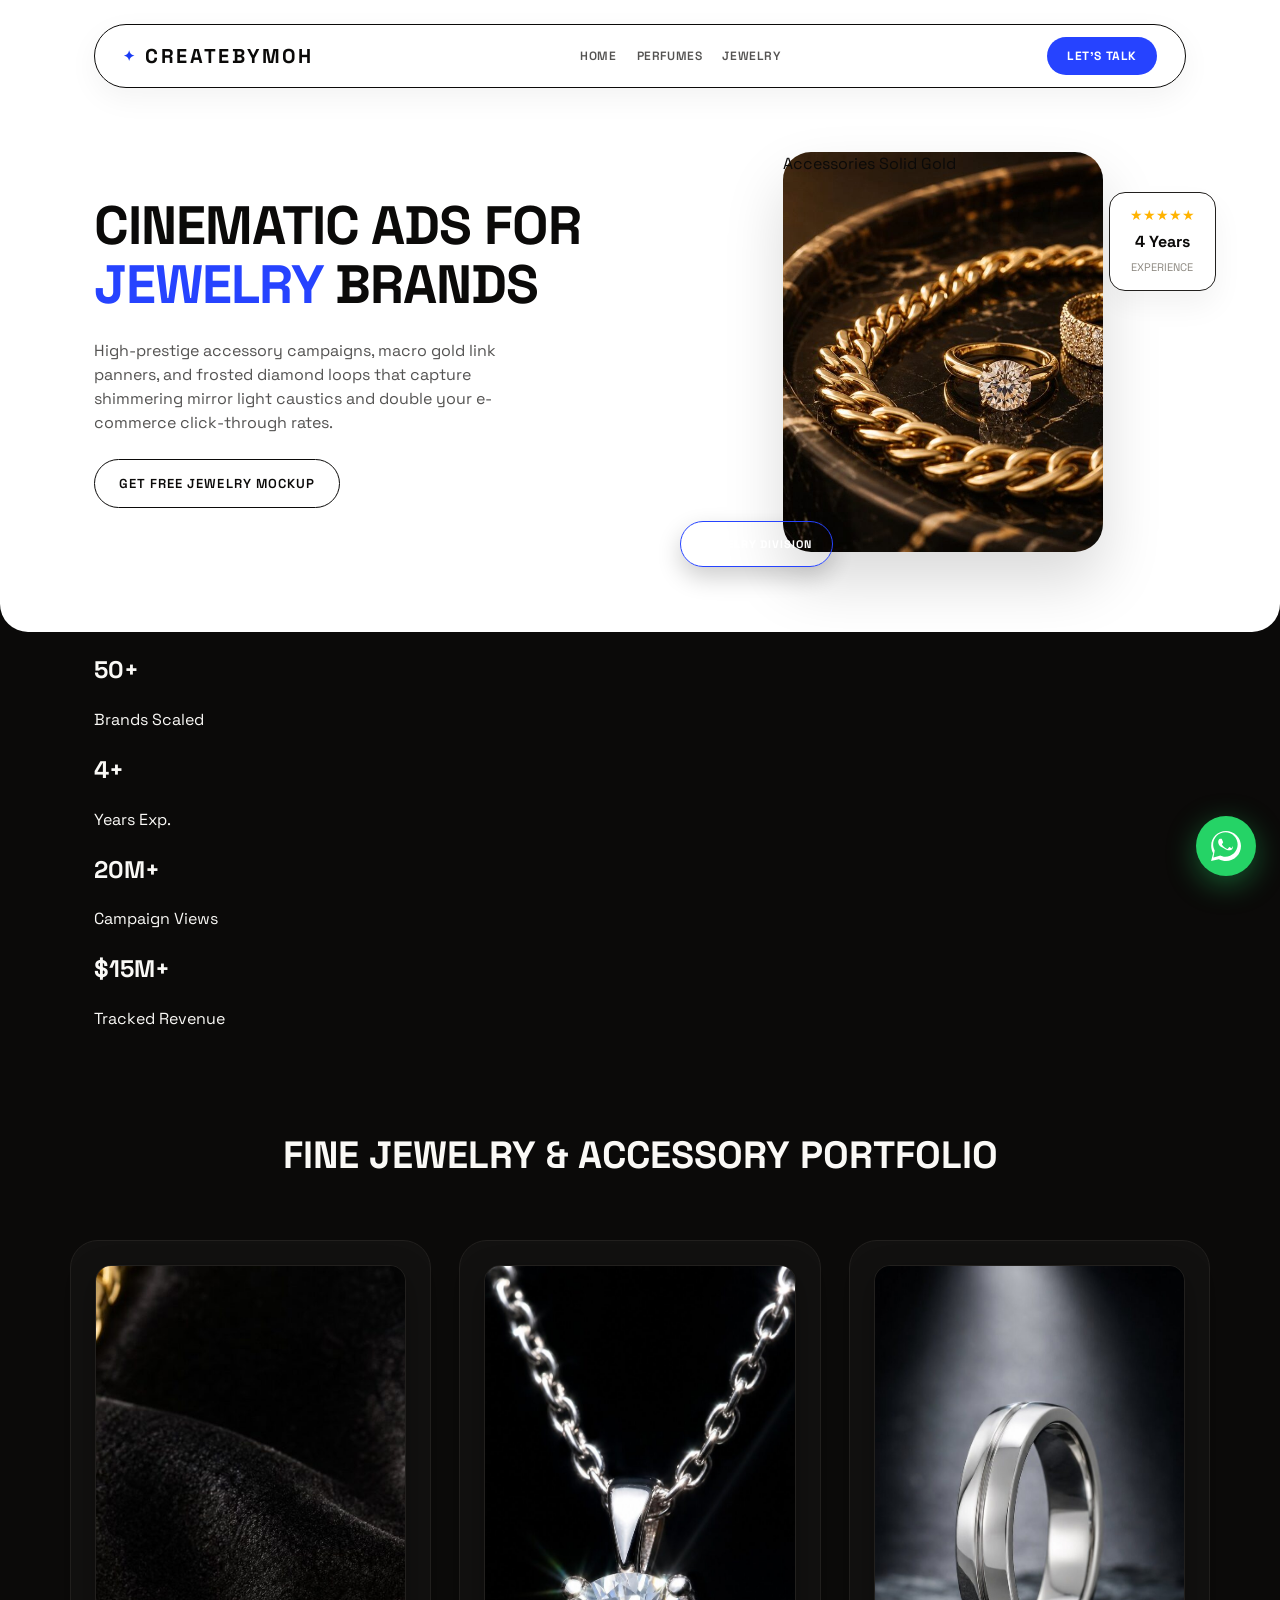
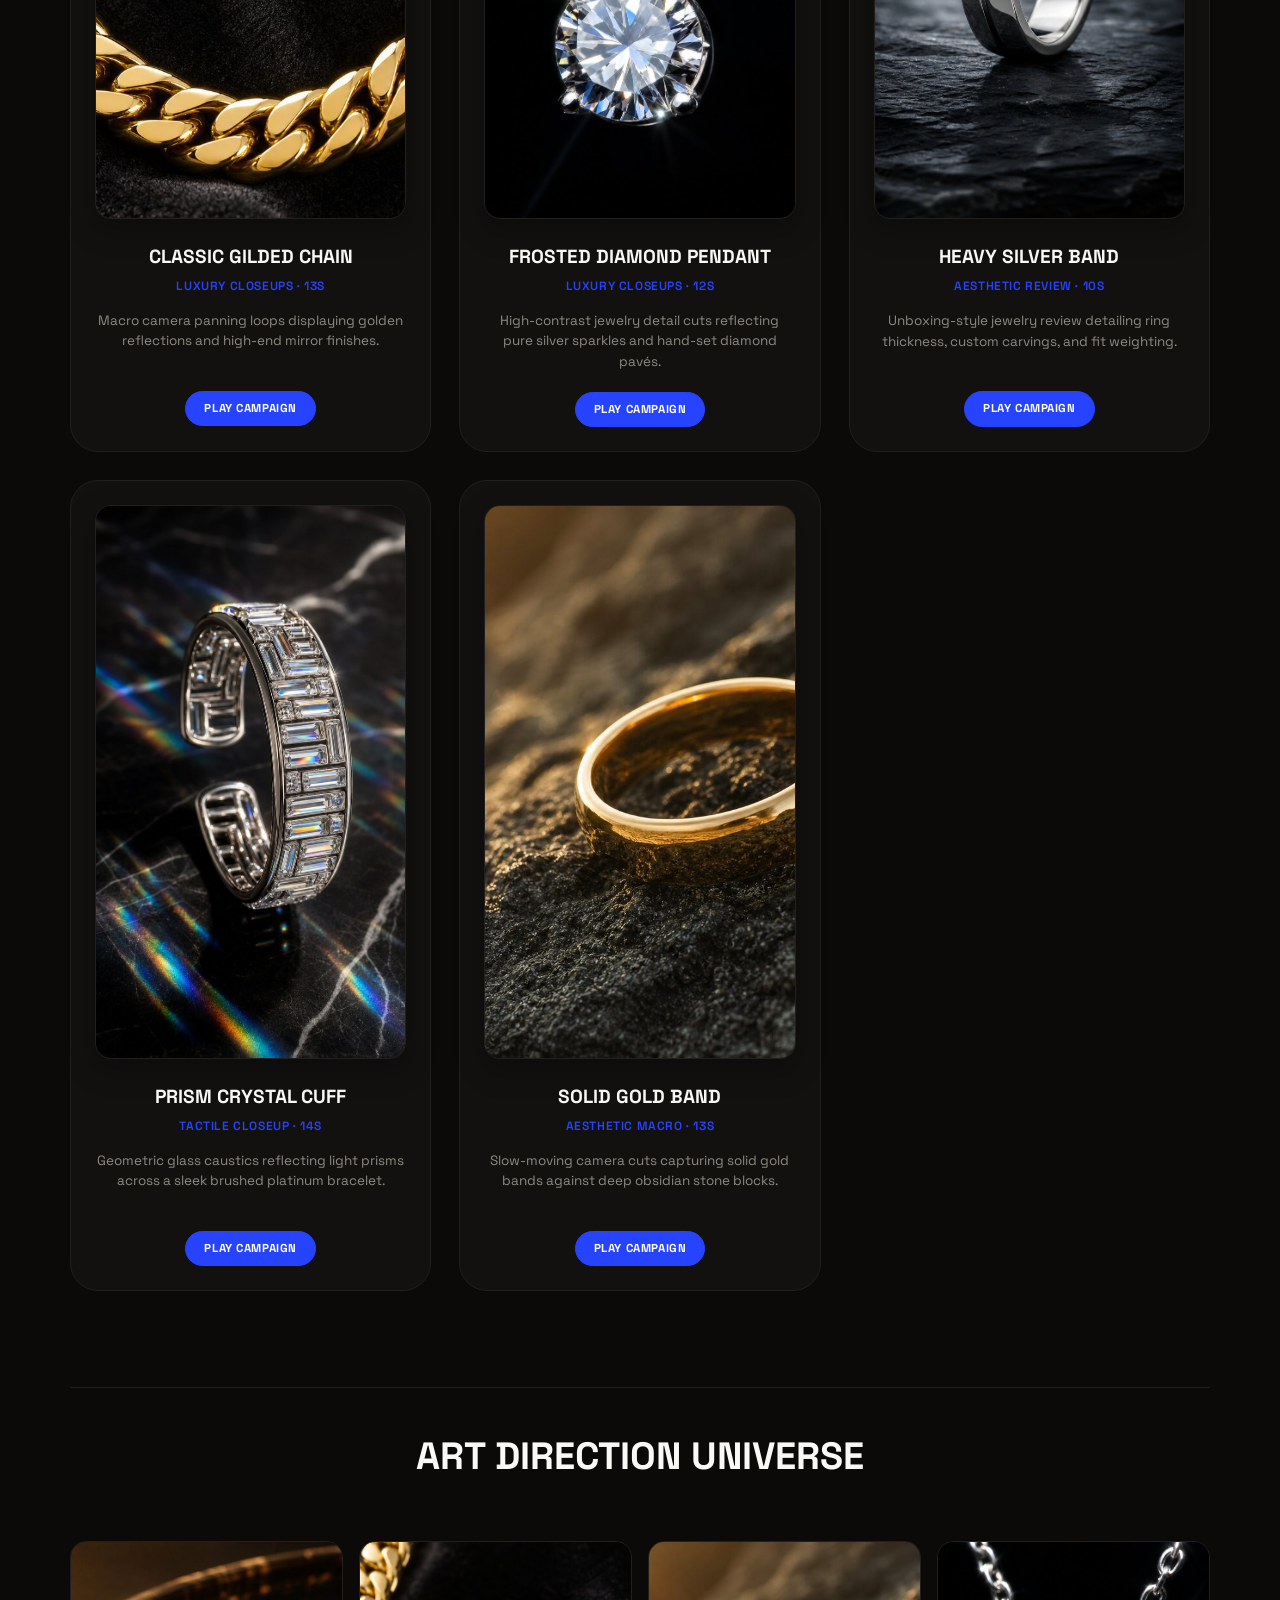
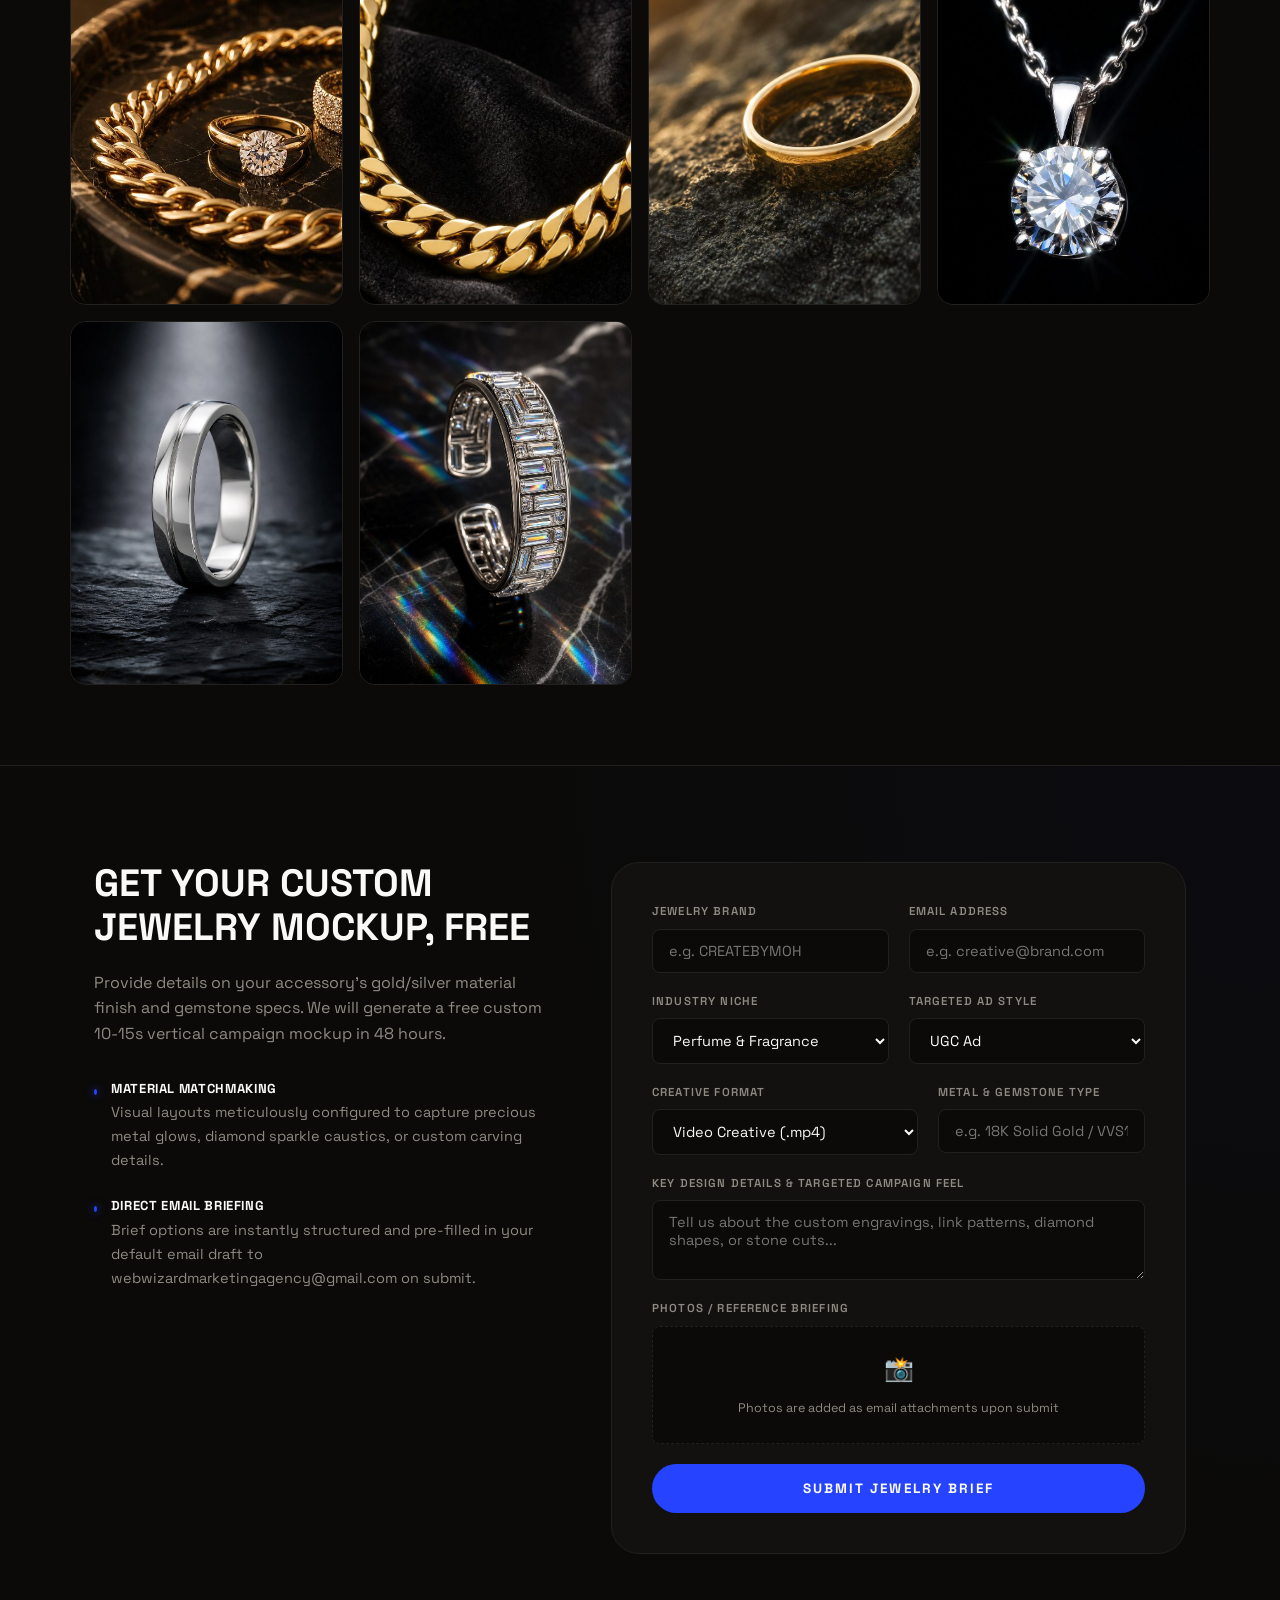
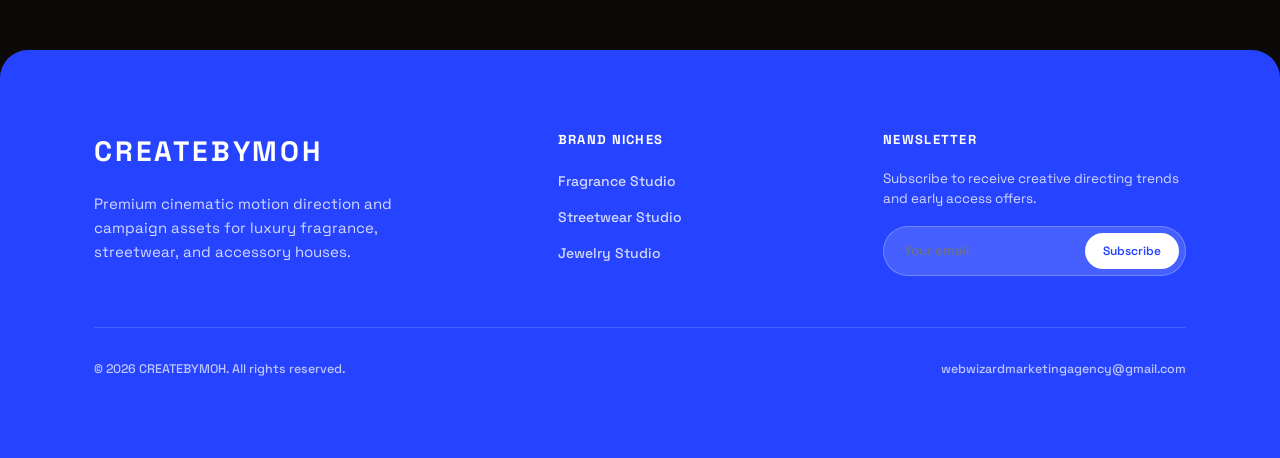
<file: jewelry.html>
<!DOCTYPE html>
<html lang="en">
<head>
<meta charset="UTF-8">
<meta name="viewport" content="width=device-width, initial-scale=1.0">
<title>CREATEBYMOH — Fine Jewelry & Accessory Video Ad Portfolio</title>
<link rel="preconnect" href="https://fonts.googleapis.com">
<link rel="preconnect" href="https://fonts.gstatic.com" crossorigin>
<link rel="dns-prefetch" href="https://fonts.gstatic.com">
<link rel="preload" as="image" href="thumbs/jewelry-main.jpg" fetchpriority="high">
<link href="https://fonts.googleapis.com/css2?family=Space+Grotesk:wght@400;500;600;700&family=Source+Serif+4:ital,wght@0,300;0,400;0,500;0,600;1,300;1,400&family=IBM+Plex+Mono:wght@400;500&display=swap" rel="stylesheet">
<style>
  :root{
    --bg-hero: #FFFFFF;
    --bg: #0B0A09;
    --bg-card: #121110;
    --accent: #2643FF; /* Premium Electric Cobalt Blue */
    --accent-dark: #1A3BF5;
    --ink-dark: #0B0A09;
    --ink-light: #FAF9F6;
    --muted: #8E8A82;
    --line: #22201E;
    --radius: 16px;
    --radius-lg: 28px;
  }

  *{ box-sizing: border-box; }
  html{ scroll-behavior: smooth; }

  body{
    margin: 0;
    background: var(--bg);
    color: var(--ink-light);
    font-family: 'Space Grotesk', sans-serif;
    line-height: 1.5;
    -webkit-font-smoothing: antialiased;
  }

  a{ color: inherit; text-decoration: none; }
  .wrap{ max-width: 1140px; margin: 0 auto; padding: 0 24px; }

  /* ---------- HERO BLOCK (White Background block rounding down) ---------- */
  .hero-block {
    background: var(--bg-hero);
    color: var(--ink-dark);
    border-bottom-left-radius: var(--radius-lg);
    border-bottom-right-radius: var(--radius-lg);
    padding-bottom: 80px;
    position: relative;
    overflow: hidden;
  }
  
  nav.hero-nav {
    display: flex; align-items: center; justify-content: space-between;
    padding: 12px 28px;
    margin-top: 24px;
    background: rgba(255, 255, 255, 0.92);
    backdrop-filter: blur(12px);
    border: 1px solid var(--ink-dark);
    color: var(--ink-dark);
    border-radius: 100px;
    box-shadow: 0 10px 30px rgba(0,0,0,0.05);
    z-index: 10;
  }
  .brand{
    font-weight: 700; font-size: 20px; letter-spacing: 0.12em;
    display: flex; align-items: center; gap: 8px;
    text-transform: uppercase;
    color: var(--ink-dark);
  }
  .brand .star-icon{ color: var(--accent-dark); font-size: 14px; animation: rotate-star 8s linear infinite; }
  @keyframes rotate-star { 0% { transform: rotate(0deg); } 100% { transform: rotate(360deg); } }
  
  .nav-links{ display: flex; align-items: center; gap: 20px; }
  .nav-link{ font-size: 12px; font-weight: 600; letter-spacing: 0.05em; text-transform: uppercase; color: rgba(11,10,9,0.7); transition: color 0.15s ease; }
  .nav-link:hover{ color: var(--ink-dark); }
  
  .nav-cta{ font-size: 12px; font-weight: 700; letter-spacing: 0.05em; text-transform: uppercase; background: var(--accent); color: #fff; padding: 10px 20px; border-radius: 100px; transition: transform 0.2s ease, background 0.2s ease; }
  .nav-cta:hover{ background: var(--accent-dark); color: #fff; transform: translateY(-1px); }

  header.hero { padding-top: 64px; }
  .hero-grid { display: grid; grid-template-columns: 1.15fr 1fr; gap: 48px; align-items: center; }
  .hero-left { display: flex; flex-direction: column; gap: 24px; }
  .hero-left h1 { font-size: clamp(32px, 4.8vw, 54px); font-weight: 700; line-height: 1.1; letter-spacing: -0.02em; margin: 0; color: var(--ink-dark); text-transform: uppercase; }
  .hero-left h1 span { color: var(--accent); }
  .hero-left .sub { font-size: 16px; color: rgba(11,10,9,0.7); max-width: 44ch; margin: 0; line-height: 1.5; }
  .hero-left .btn-secondary { font-weight: 600; text-transform: uppercase; letter-spacing: 0.08em; color: var(--ink-dark); border: 1px solid var(--ink-dark); padding: 14px 24px; border-radius: 100px; font-size: 13px; align-self: flex-start; transition: all 0.2s ease; }
  .hero-left .btn-secondary:hover { background: var(--ink-dark); color: #fff; }

  .hero-right-visual { position: relative; display: flex; justify-content: center; align-items: center; }
  .hero-main-img { width: 320px; height: 400px; border-radius: var(--radius-lg); background-size: cover; background-position: center; background-image: url('thumbs/jewelry-main.jpg'); position: relative; box-shadow: 0 30px 60px rgba(0,0,0,0.15); }
  .hero-badge-overlay { position: absolute; bottom: -15px; left: -20px; background: var(--bg-dark); color: #fff; padding: 14px 20px; border-radius: 100px; font-size: 11px; font-weight: 700; text-transform: uppercase; letter-spacing: 0.08em; box-shadow: 0 10px 25px rgba(0,0,0,0.2); border: 1px solid var(--accent); }
  
  .experience-tag { position: absolute; top: 40px; right: -30px; background: #fff; border: 1px solid var(--line); padding: 12px 20px; border-radius: var(--radius); text-align: center; box-shadow: 0 15px 30px rgba(0,0,0,0.05); }
  .experience-tag .stars { color: #FFB300; font-size: 14px; margin-bottom: 4px; }
  .experience-tag b { font-size: 16px; display: block; color: var(--ink-dark); }
  .experience-tag span { font-size: 11px; color: var(--muted); text-transform: uppercase; }

  /* ---------- CAMPAIGNS (9:16 Video Tab Upgrades) ---------- */
  section.campaigns { padding: 96px 0; }
  .campaigns-head { text-align: center; margin-bottom: 56px; }
  .campaigns-head h2 { font-size: 38px; font-weight: 700; text-transform: uppercase; margin: 0; }
  .campaigns-grid { display: grid; grid-template-columns: repeat(3, 1fr); gap: 28px; }
  
  .campaign-card { background: var(--bg-card); border: 1px solid var(--line); border-radius: var(--radius-lg); padding: 24px; text-align: center; position: relative; cursor: pointer; transition: all 0.25s cubic-bezier(0.16, 1, 0.3, 1); }
  .campaign-card:hover { border-color: var(--accent); transform: translateY(-6px); box-shadow: 0 20px 40px rgba(0,0,0,0.5); }
  
  .campaign-avatar-holder { width: 100%; aspect-ratio: 9/16; border-radius: var(--radius); margin: 0 auto 24px; overflow: hidden; border: 1px solid var(--line); position: relative; box-shadow: 0 10px 30px rgba(0,0,0,0.3); transition: transform 0.2s ease; }
  .campaign-card:hover .campaign-avatar-holder { border-color: var(--accent); transform: scale(1.02); }
  .campaign-avatar-video { width: 100%; height: 100%; object-fit: cover; }
  
  .campaign-card h3 { font-size: 19px; font-weight: 700; margin: 0 0 6px; text-transform: uppercase; }
  .campaign-card .sub-type { font-size: 12px; font-weight: 600; color: var(--accent); text-transform: uppercase; letter-spacing: 0.05em; display: block; margin-bottom: 16px; }
  .campaign-card p { font-size: 13.5px; color: var(--muted); margin: 0 0 20px; line-height: 1.5; min-height: 60px; }
  .campaign-card .play-btn { font-size: 11.5px; font-weight: 700; text-transform: uppercase; letter-spacing: 0.05em; background: var(--accent); border: 1px solid var(--accent); color: #fff; padding: 8px 18px; border-radius: 100px; display: inline-flex; align-items: center; gap: 6px; transition: all 0.2s ease; }
  .campaign-card:hover .play-btn { background: #fff; color: var(--ink-dark); border-color: #fff; }

  /* ---------- GALLERY / ART PORTFOLIO (Showcasing all 19 real jewelry images!) ---------- */
  section.gallery { padding: 40px 0 80px; border-top: 1px solid var(--line); }
  .gallery-grid { display: grid; grid-template-columns: repeat(4, 1fr); gap: 16px; margin-top: 40px; }
  .gallery-item { aspect-ratio: 3/4; border-radius: var(--radius); overflow: hidden; position: relative; border: 1px solid var(--line); cursor: pointer; }
  .gallery-item-img { width: 100%; height: 100%; background-size: cover; background-position: center; transition: transform 0.4s cubic-bezier(0.16, 1, 0.3, 1); }
  .gallery-item:hover .gallery-item-img { transform: scale(1.08); }
  .gallery-item-img img { width: 100%; height: 100%; object-fit: cover; display: block; }
  .gallery-overlay { position: absolute; top: 0; left: 0; width: 100%; height: 100%; background: linear-gradient(to top, rgba(11,10,9,0.9) 0%, rgba(11,10,9,0.3) 60%, transparent 100%); opacity: 0; transition: opacity 0.3s ease; display: flex; flex-direction: column; justify-content: flex-end; padding: 20px; }
  .gallery-item:hover .gallery-overlay { opacity: 1; }
  .gallery-overlay b { font-family: 'Source Serif 4', Georgia, serif; font-size: 15px; color: #fff; font-weight: 400; }
  .gallery-overlay span { font-size: 11px; color: var(--accent); letter-spacing: 0.05em; margin-top: 4px; text-transform: uppercase; }

  /* ---------- BRIEF REQUEST FORM ---------- */
  section.brief-section{ padding: 96px 0; border-top: 1px solid var(--line); background: radial-gradient(circle at top right, rgba(38, 67, 255, 0.03), transparent 50%); }
  .brief-grid { display: grid; grid-template-columns: 1fr 1.2fr; gap: 64px; align-items: flex-start; }
  .brief-info h2 { font-size: 38px; font-weight: 700; margin: 0 0 20px; line-height: 1.15; text-transform: uppercase; }
  .brief-info p { color: var(--muted); font-size: 16px; margin-bottom: 32px; line-height: 1.6; }
  
  .luxury-perks { display: flex; flex-direction: column; gap: 24px; }
  .perk { display: flex; align-items: flex-start; gap: 14px; }
  .perk-bullet { width: 6px; height: 6px; border-radius: 50%; background: var(--accent); margin-top: 10px; box-shadow: 0 0 8px var(--accent); }
  .perk-text b { display: block; font-size: 13px; text-transform: uppercase; letter-spacing: 0.05em; color: var(--ink-light); margin-bottom: 2px; }
  .perk-text span { font-size: 14.5px; color: var(--muted); }

  .brief-form-card { background: var(--bg-card); border: 1px solid var(--line); border-radius: var(--radius-lg); padding: 40px; }
  .brief-form { display: flex; flex-direction: column; gap: 20px; }
  .form-row { display: grid; grid-template-columns: 1fr 1fr; gap: 20px; }
  .form-group { display: flex; flex-direction: column; gap: 8px; }
  .form-group label { font-size: 11.5px; font-weight: 600; text-transform: uppercase; letter-spacing: 0.1em; color: var(--muted); }
  .form-group input, .form-group select, .form-group textarea { background: var(--bg); border: 1px solid var(--line); border-radius: 8px; padding: 12px 16px; color: var(--ink-light); font-family: inherit; font-size: 14.5px; transition: border-color 0.2s ease; }
  .form-group input:focus, .form-group select:focus, .form-group textarea:focus { border-color: var(--accent); outline: none; }
  
  .file-drop-area { border: 1px dashed var(--line); border-radius: 8px; padding: 24px; text-align: center; background: var(--bg); cursor: pointer; transition: border-color 0.2s ease; }
  .file-drop-area:hover { border-color: var(--accent); }
  .file-drop-area .icon { font-size: 24px; margin-bottom: 8px; display: block; }
  .file-drop-area span { font-size: 12.5px; color: var(--muted); }
  .file-drop-area input[type="file"] { display: none; }

  .brief-submit-btn { font-family: 'Space Grotesk', sans-serif; font-weight: 700; text-transform: uppercase; letter-spacing: 0.15em; background: var(--accent); color: #fff; border: none; border-radius: 100px; padding: 16px; font-size: 13.5px; cursor: pointer; transition: background 0.2s ease, transform 0.2s ease; display: flex; align-items: center; justify-content: center; gap: 8px; }
  .brief-submit-btn:hover { background: #fff; color: var(--ink-dark); transform: translateY(-1px); }

  .form-success-panel { text-align: center; padding: 20px 0; display: none; }
  .form-success-panel .icon { font-size: 48px; color: var(--accent); margin-bottom: 16px; display: block; }
  .form-success-panel h3 { font-size: 24px; margin: 0 0 8px; font-weight: 600; text-transform: uppercase; }
  .form-success-panel p { color: var(--muted); font-size: 15px; margin: 0; }

  /* ---------- FOOTER ---------- */
  .footer-block { background: var(--accent); color: #fff; border-top-left-radius: var(--radius-lg); border-top-right-radius: var(--radius-lg); padding: 80px 0; }
  .footer-grid { display: grid; grid-template-columns: 1.5fr 1fr 1fr; gap: 48px; margin-bottom: 48px; }
  .footer-logo { font-size: 28px; font-weight: 700; text-transform: uppercase; letter-spacing: 0.1em; display: block; margin-bottom: 20px; color: #fff; }
  .footer-desc { font-size: 15px; color: rgba(255,255,255,0.8); max-width: 32ch; line-height: 1.6; }
  .footer-col h5 { font-size: 13px; font-weight: 700; text-transform: uppercase; letter-spacing: 0.1em; margin: 0 0 20px; color: #fff; }
  .footer-col ul { list-style: none; padding: 0; margin: 0; display: flex; flex-direction: column; gap: 12px; }
  .footer-col ul a { font-size: 14px; color: rgba(255,255,255,0.8); transition: color 0.2s; font-weight: 500; }
  .footer-col ul a:hover { color: #fff; }
  .footer-newsletter { display: flex; flex-direction: column; gap: 16px; }
  .footer-newsletter h5 { font-size: 13px; font-weight: 700; text-transform: uppercase; letter-spacing: 0.1em; margin: 0; color: #fff; }
  .newsletter-row { display: flex; gap: 10px; background: rgba(255,255,255,0.15); border-radius: 100px; padding: 6px; border: 1px solid rgba(255,255,255,0.25); }
  .newsletter-row input { background: none; border: none; outline: none; padding-left: 14px; color: #fff; font-family: inherit; font-size: 13.5px; flex-grow: 1; }
  .newsletter-row button { background: #fff; color: var(--accent); border: none; border-radius: 100px; padding: 10px 18px; font-family: inherit; font-size: 12px; font-weight: 600; cursor: pointer; transition: background 0.2s; }
  .newsletter-row button:hover { background: #FAF9F6; }
  .footer-bottom { border-top: 1px solid rgba(255,255,255,0.15); padding-top: 32px; display: flex; justify-content: space-between; align-items: center; font-size: 12.5px; color: rgba(255,255,255,0.7); font-weight: 500; }

  /* ---------- WHATSAPP FLOATING BUTTON (Persuasive call track) ---------- */
  .whatsapp-float {
    position: fixed;
    bottom: 24px; right: 24px;
    background-color: #25D366;
    color: #fff;
    border-radius: 50%;
    width: 60px; height: 60px;
    display: flex; align-items: center; justify-content: center;
    box-shadow: 0 8px 30px rgba(37, 211, 102, 0.4);
    z-index: 999;
    transition: transform 0.25s cubic-bezier(0.175, 0.885, 0.32, 1.275), background-color 0.2s;
    animation: wa-pulse 2s infinite alternate;
  }
  .whatsapp-float:hover { transform: scale(1.1) translateY(-2px); background-color: #20BA5A; }
  .whatsapp-icon { width: 30px; height: 32px; fill: currentColor; }
  @keyframes wa-pulse { 0% { box-shadow: 0 8px 24px rgba(37, 211, 102, 0.4); } 100% { box-shadow: 0 12px 36px rgba(37, 211, 102, 0.7); } }

  /* ---------- INTERACTIVE UGC PLAYER MODAL ---------- */
  .ugc-modal { position: fixed; top: 0; left: 0; width: 100%; height: 100%; z-index: 1000; display: none; align-items: center; justify-content: center; opacity: 0; transition: opacity 0.3s ease; }
  .ugc-modal.active { display: flex; opacity: 1; }
  .ugc-modal-overlay { position: absolute; top: 0; left: 0; width: 100%; height: 100%; background: rgba(11, 10, 9, 0.94); backdrop-filter: blur(10px); }
  .ugc-modal-container { position: relative; z-index: 1001; display: flex; flex-direction: column; align-items: center; width: 100%; max-width: 375px; padding: 10px; box-sizing: border-box; transform: scale(0.9) translateY(20px); transition: transform 0.35s cubic-bezier(0.34, 1.56, 0.64, 1); }
  .ugc-modal.active .ugc-modal-container { transform: scale(1) translateY(0); }
  .ugc-close-btn { position: absolute; top: -50px; right: 10px; background: none; border: none; color: #fff; font-size: 32px; cursor: pointer; transition: transform 0.2s ease, background 0.2s ease; display: flex; align-items: center; justify-width: 40px; height: 40px; border-radius: 50%; background: rgba(255,255,255,0.06); }
  .ugc-close-btn:hover { transform: rotate(90deg) scale(1.1); background: rgba(255,255,255,0.15); }
  .ugc-phone { width: 100%; aspect-ratio: 9/19.5; max-height: 82vh; background: #000; border-radius: 40px; box-shadow: 0 25px 60px -15px rgba(0,0,0,0.9), 0 0 0 10px #1d1b18; border: 4px solid #3c3935; overflow: hidden; position: relative; display: flex; flex-direction: column; }
  .phone-island { position: absolute; top: 12px; left: 50%; transform: translateX(-50%); width: 110px; height: 26px; background: #000; border-radius: 20px; z-index: 10; box-shadow: inset 0 1px 1px rgba(255,255,255,0.1); }
  .ugc-viewport { width: 100%; height: 100%; position: relative; overflow: hidden; background: #000; display: flex; flex-direction: column; justify-content: space-between; user-select: none; }
  .ugc-video-element { position: absolute; top: 0; left: 0; width: 100%; height: 100%; object-fit: cover; z-index: 2; background: #000; }
  .ugc-play-overlay { position: absolute; top: 0; left: 0; width: 100%; height: 100%; z-index: 5; display: flex; align-items: center; justify-content: center; background: rgba(0,0,0,0); cursor: pointer; opacity: 0; transition: opacity 0.25s ease, background-color 0.25s ease; }
  .ugc-phone.paused .ugc-play-overlay { opacity: 1; background: rgba(0,0,0,0.35); }
  .ugc-play-icon { width: 64px; height: 64px; background: rgba(255, 255, 255, 0.95); border-radius: 50%; display: flex; align-items: center; justify-content: center; box-shadow: 0 8px 24px rgba(0,0,0,0.4); transform: scale(0.8); transition: transform 0.25s cubic-bezier(0.175, 0.885, 0.32, 1.275); }
  .ugc-phone.paused .ugc-play-icon { transform: scale(1); }
  .ugc-play-icon::after { content: ''; width: 0; height: 0; border-top: 12px solid transparent; border-bottom: 12px solid transparent; border-left: 20px solid var(--accent); margin-left: 5px; }
  .ugc-top-bar { position: relative; z-index: 6; display: flex; justify-content: space-between; align-items: center; padding: 18px 24px 10px; color: #fff; font-family: -apple-system, BlinkMacSystemFont, "Segoe UI", Roboto, sans-serif; font-weight: 600; font-size: 13px; text-shadow: 0 1px 2px rgba(0,0,0,0.5); }
  .ugc-sim-icons { display: flex; align-items: center; gap: 4px; }
  .ugc-sim-icons svg { width: 14px; height: 14px; color: #fff; }
  .ugc-progress-container { position: absolute; top: 50px; left: 16px; right: 16px; height: 3px; background: rgba(255,255,255,0.25); border-radius: 10px; z-index: 6; }
  .ugc-progress-bar { width: 0%; height: 100%; background: var(--accent); box-shadow: 0 0 8px var(--accent); border-radius: 10px; transition: width 0.1s linear; }
  .ugc-sidebar { position: absolute; right: 12px; bottom: 120px; z-index: 6; display: flex; flex-direction: column; gap: 18px; align-items: center; }
  .ugc-action-btn { display: flex; flex-direction: column; align-items: center; cursor: pointer; transition: transform 0.15s ease; }
  .ugc-action-btn:hover { transform: scale(1.1); }
  .ugc-action-btn .heart-icon, .ugc-action-btn .comment-icon, .ugc-action-btn .share-icon { width: 42px; height: 42px; background: rgba(20, 18, 17, 0.65); border: 1px solid rgba(255, 255, 255, 0.15); border-radius: 50%; display: flex; align-items: center; justify-content: center; font-size: 18px; backdrop-filter: blur(4px); box-shadow: 0 4px 10px rgba(0,0,0,0.3); transition: background-color 0.2s ease, border-color 0.2s ease; }
  .ugc-action-btn .heart-icon.liked { animation: heart-pop 0.35s cubic-bezier(0.175, 0.885, 0.32, 1.275) forwards; background: var(--accent); border-color: var(--accent); }
  .ugc-action-btn .count { font-size: 11px; color: #fff; font-weight: 500; margin-top: 4px; text-shadow: 0 1px 2px rgba(0,0,0,0.6); }
  .ugc-disc-container { margin-top: 4px; }
  .ugc-disc { font-size: 26px; animation: rotate-disc 4s linear infinite; animation-play-state: paused; filter: drop-shadow(0 2px 4px rgba(0,0,0,0.5)); }
  .ugc-phone.playing .ugc-disc { animation-play-state: running; }

  /* ---------- MOBILE STYLING FIXES (Strict alignment / zero overlap) ---------- */
  @media (max-width: 768px){
    /* Navbar compact visible fixes */
    nav.hero-nav {
      padding: 8px 16px;
      margin-top: 12px;
      flex-direction: row;
      justify-content: space-between;
    }
    .brand { font-size: 15px; letter-spacing: 0.08em; }
    .nav-links { gap: 10px; }
    .nav-link { font-size: 10.5px; font-weight: 700; }
    .nav-cta { display: none; }

    /* Hero section layouts */
    .hero-grid { grid-template-columns: 1fr; gap: 40px; text-align: center; }
    .hero-left { align-items: center; }
    .hero-left h1 { text-align: center; font-size: 34px; line-height: 1.1; }
    .hero-left .sub { max-width: 100%; font-size: 14.5px; }
    .hero-left .btn-secondary { align-self: center; }
    .hero-right-visual { margin-top: 24px; }
    .hero-main-img { width: 280px; height: 350px; }
    .experience-tag { right: -10px; top: 10px; padding: 8px 14px; }
    .experience-tag b { font-size: 13px; }
    .experience-tag span { font-size: 10px; }
    .hero-badge-overlay { bottom: -10px; left: -10px; padding: 10px 16px; font-size: 9.5px; }
    .float-pill { font-size: 10px; padding: 6px 12px; }

    /* Form responsiveness card fixes */
    .form-row { grid-template-columns: 1fr; gap: 12px; }
    .brief-form-card { padding: 24px 20px; }
    .brief-submit-btn { width: 100%; padding: 14px; }

    /* Campaigns list stacks */
    .campaigns-grid, .gallery-grid, .brief-grid { grid-template-columns: 1fr; gap: 20px; }
    .campaign-card { padding: 20px; }
    .campaign-avatar-holder { width: 100%; max-width: 260px; margin: 0 auto 20px; }
    .campaign-card .play-btn { width: 100%; justify-content: center; }

    .footer-grid { grid-template-columns: 1fr; gap: 32px; text-align: center; }
    .footer-logo, .footer-desc { align-self: center; margin: 0 auto; }
    .newsletter-row { max-width: 320px; margin: 0 auto; }
    .footer-bottom { flex-direction: column; gap: 12px; text-align: center; }
    .whatsapp-float { width: 52px; height: 52px; bottom: 16px; right: 16px; }
    .whatsapp-icon { width: 26px; height: 26px; }
  }
</style>
</head>
<body>

<!-- ---------- HERO BLOCK ---------- -->
<div class="hero-block">
  <div class="wrap">
    <nav class="hero-nav">
      <div class="brand"><span class="star-icon">✦</span>CREATEBYMOH</div>
      <div class="nav-links">
        <a href="index.html" class="nav-link">Home</a>
        <a href="perfumes.html" class="nav-link">Perfumes</a>
        <a href="jewelry.html" class="nav-link">Jewelry</a>
      </div>
      <a class="nav-cta" href="#request-sample">Let's Talk</a>
    </nav>

    <header class="hero">
      <div class="hero-grid">
        <div class="hero-left">
          <h1>Cinematic Ads for<br><span>Jewelry</span> Brands</h1>
          <p class="sub">High-prestige accessory campaigns, macro gold link panners, and frosted diamond loops that capture shimmering mirror light caustics and double your e-commerce click-through rates.</p>
          <a class="btn-secondary" href="#request-sample">Get Free Jewelry Mockup</a>
        </div>

        <div class="hero-right-visual">
          <div class="hero-main-img">
            <div class="bottle-floating-action">
              <span class="float-pill green">Accessories</span>
              <span class="float-pill black">Solid Gold</span>
            </div>
          </div>
          <div class="experience-tag">
            <div class="stars">★★★★★</div>
            <b>4 Years</b>
            <span>Experience</span>
          </div>
          <div class="hero-badge-overlay">JEWELRY DIVISION</div>
        </div>
      </div>
    </header>
  </div>
</div>

<!-- ---------- STATS BAR ---------- -->
<div class="stats-bar">
  <div class="wrap stats-grid">
    <div class="stat-item">
      <h2>50+</h2>
      <span>Brands Scaled</span>
    </div>
    <div class="stat-item">
      <h2>4+</h2>
      <span>Years Exp.</span>
    </div>
    <div class="stat-item">
      <h2>20M+</h2>
      <span>Campaign Views</span>
    </div>
    <div class="stat-item">
      <h2>$15M+</h2>
      <span>Tracked Revenue</span>
    </div>
  </div>
</div>

<!-- ---------- PORTFOLIO CAMPAIGNS (9:16) ---------- -->
<section id="campaigns" class="campaigns wrap">
  <div class="campaigns-head">
    <h2>Fine Jewelry & Accessory Portfolio</h2>
  </div>

  <div class="campaigns-grid">
    <div class="campaign-card" data-sample="gilded-chain">
      <div class="campaign-avatar-holder">
        <video class="campaign-avatar-video" autoplay muted loop playsinline preload="none" poster="thumbs/jewelry-gilded-chain.jpg">
          <source src="videos/jewelry/gilded-chain.mp4" type="video/mp4">
        </video>
      </div>
      <h3>Classic Gilded Chain</h3>
      <span class="sub-type">Luxury Closeups · 13s</span>
      <p>Macro camera panning loops displaying golden reflections and high-end mirror finishes.</p>
      <span class="play-btn">Play Campaign</span>
    </div>

    <div class="campaign-card" data-sample="diamond-pendant">
      <div class="campaign-avatar-holder">
        <video class="campaign-avatar-video" autoplay muted loop playsinline preload="none" poster="thumbs/jewelry-diamond-pendant.jpg">
          <source src="videos/jewelry/diamond-pendant.mp4" type="video/mp4">
        </video>
      </div>
      <h3>Frosted Diamond Pendant</h3>
      <span class="sub-type">Luxury Closeups · 12s</span>
      <p>High-contrast jewelry detail cuts reflecting pure silver sparkles and hand-set diamond pavés.</p>
      <span class="play-btn">Play Campaign</span>
    </div>

    <div class="campaign-card" data-sample="silver-band">
      <div class="campaign-avatar-holder">
        <video class="campaign-avatar-video" autoplay muted loop playsinline preload="none" poster="thumbs/jewelry-silver-band.jpg">
          <source src="videos/jewelry/silver-band.mp4" type="video/mp4">
        </video>
      </div>
      <h3>Heavy Silver Band</h3>
      <span class="sub-type">Aesthetic Review · 10s</span>
      <p>Unboxing-style jewelry review detailing ring thickness, custom carvings, and fit weighting.</p>
      <span class="play-btn">Play Campaign</span>
    </div>

    <div class="campaign-card" data-sample="crystal-cuff">
      <div class="campaign-avatar-holder">
        <video class="campaign-avatar-video" autoplay muted loop playsinline preload="none" poster="thumbs/jewelry-crystal-cuff.jpg">
          <source src="videos/jewelry/crystal-cuff.mp4" type="video/mp4">
        </video>
      </div>
      <h3>Prism Crystal Cuff</h3>
      <span class="sub-type">Tactile Closeup · 14s</span>
      <p>Geometric glass caustics reflecting light prisms across a sleek brushed platinum bracelet.</p>
      <span class="play-btn">Play Campaign</span>
    </div>

    <div class="campaign-card" data-sample="gold-ring">
      <div class="campaign-avatar-holder">
        <video class="campaign-avatar-video" autoplay muted loop playsinline preload="none" poster="thumbs/jewelry-gold-ring.jpg">
          <source src="videos/jewelry/gold-ring.mp4" type="video/mp4">
        </video>
      </div>
      <h3>Solid Gold Band</h3>
      <span class="sub-type">Aesthetic Macro · 13s</span>
      <p>Slow-moving camera cuts capturing solid gold bands against deep obsidian stone blocks.</p>
      <span class="play-btn">Play Campaign</span>
    </div>
  </div>
</section>

<!-- ---------- GALLERY / ART PORTFOLIO (Curated optimized showcase) ---------- -->
<section id="gallery" class="gallery wrap">
  <div class="campaigns-head">
    <h2>Art Direction Universe</h2>
  </div>
  <div class="gallery-grid">
    <div class="gallery-item"><div class="gallery-item-img"><img src="thumbs/jewelry-main.jpg" alt="Lumière Set ad concept" loading="lazy" decoding="async"></div><div class="gallery-overlay"><b>Jewelry Concept</b><span>Lumière Set</span></div></div>
    <div class="gallery-item"><div class="gallery-item-img"><img src="thumbs/jewelry-gilded-chain.jpg" alt="Gilded Chain ad concept" loading="lazy" decoding="async"></div><div class="gallery-overlay"><b>Jewelry Concept</b><span>Gilded Chain</span></div></div>
    <div class="gallery-item"><div class="gallery-item-img"><img src="thumbs/jewelry-gold-ring.jpg" alt="Gold Ring ad concept" loading="lazy" decoding="async"></div><div class="gallery-overlay"><b>Jewelry Concept</b><span>Gold Ring</span></div></div>
    <div class="gallery-item"><div class="gallery-item-img"><img src="thumbs/jewelry-diamond-pendant.jpg" alt="Diamond Pendant ad concept" loading="lazy" decoding="async"></div><div class="gallery-overlay"><b>Jewelry Concept</b><span>Diamond Pendant</span></div></div>
    <div class="gallery-item"><div class="gallery-item-img"><img src="thumbs/jewelry-silver-band.jpg" alt="Silver Band ad concept" loading="lazy" decoding="async"></div><div class="gallery-overlay"><b>Jewelry Concept</b><span>Silver Band</span></div></div>
    <div class="gallery-item"><div class="gallery-item-img"><img src="thumbs/jewelry-crystal-cuff.jpg" alt="Crystal Cuff ad concept" loading="lazy" decoding="async"></div><div class="gallery-overlay"><b>Jewelry Concept</b><span>Crystal Cuff</span></div></div>
  </div>
</section>

<!-- ---------- BRIEF REQUEST FORM ---------- -->
<section id="request-sample" class="brief-section">
  <div class="wrap brief-grid">
    <div class="brief-info">
      <h2>Get your custom jewelry mockup, free</h2>
      <p>Provide details on your accessory's gold/silver material finish and gemstone specs. We will generate a free custom 10-15s vertical campaign mockup in 48 hours.</p>
      <div class="luxury-perks">
        <div class="perk"><div class="perk-bullet"></div><div class="perk-text"><b>Material Matchmaking</b><span>Visual layouts meticulously configured to capture precious metal glows, diamond sparkle caustics, or custom carving details.</span></div></div>
        <div class="perk"><div class="perk-bullet"></div><div class="perk-text"><b>Direct email briefing</b><span>Brief options are instantly structured and pre-filled in your default email draft to webwizardmarketingagency@gmail.com on submit.</span></div></div>
      </div>
    </div>

    <div class="brief-form-card">
      <form id="perfume-brief-form" class="brief-form" onsubmit="handleBriefSubmit(event)">
        <div class="form-row">
          <div class="form-group"><label for="brand-name">Jewelry Brand</label><input type="text" id="brand-name" required placeholder="e.g. CREATEBYMOH"></div>
          <div class="form-group"><label for="contact-email">Email Address</label><input type="email" id="contact-email" required placeholder="e.g. creative@brand.com"></div>
        </div>
        <div class="form-row">
          <div class="form-group">
            <label for="niche-type">Industry Niche</label>
            <select id="niche-type" required onchange="toggleNicheInput(this)">
              <option value="Perfume & Fragrance">Perfume & Fragrance</option>
              <option value="Streetwear Clothing">Streetwear Clothing</option>
              <option value="Fine Jewelry">Fine Jewelry</option>
              <option value="Cosmetics & Skincare">Cosmetics & Skincare</option>
              <option value="Watches & Accessories">Watches & Accessories</option>
              <option value="Other">Other (Specify below)</option>
            </select>
          </div>
          <div class="form-group">
            <label for="ad-style">Targeted Ad Style</label>
            <select id="ad-style" required>
              <option value="UGC Ad">UGC Ad</option>
              <option value="Product-focused Base">Product-focused Ad</option>
              <option value="Product Review">Product Review Ad</option>
              <option value="Unboxing Style">Unboxing Style</option>
              <option value="Lifestyle & Aesthetic">Lifestyle & Aesthetic Ad</option>
            </select>
          </div>
        </div>

        <!-- Custom Niche specify field -->
        <div class="form-group" id="other-niche-group" style="display: none;">
          <label for="other-niche">Please Specify Niche</label>
          <input type="text" id="other-niche" placeholder="e.g. Luxury Footwear">
        </div>

        <div class="form-row">
          <div class="form-group">
            <label for="format-type">Creative Format</label>
            <select id="format-type" required>
              <option value="Video Creative (.mp4)">Video Creative (.mp4)</option>
              <option value="Image Ads Creative (.jpg/.png)">Image Ads Creative (.jpg/.png)</option>
            </select>
          </div>
          <div class="form-group"><label for="bottle-type">Metal & Gemstone Type</label><input type="text" id="bottle-type" required placeholder="e.g. 18K Solid Gold / VVS1 Diamonds"></div>
        </div>
        <div class="form-group"><label for="scent-notes">Key Design Details & targeted campaign feel</label><textarea id="scent-notes" rows="3" placeholder="Tell us about the custom engravings, link patterns, diamond shapes, or stone cuts..."></textarea></div>
        <div class="form-group">
          <label>Photos / Reference Briefing</label>
          <div class="file-drop-area" onclick="document.getElementById('file-input').click()">
            <span class="icon">📸</span><span>Photos are added as email attachments upon submit</span>
            <input type="file" id="file-input" multiple accept="image/*">
          </div>
        </div>
        <button type="submit" class="brief-submit-btn"><span>Submit Jewelry Brief</span></button>
      </form>
      <div id="form-success" class="form-success-panel"><span class="icon">👑</span><h3>Brief Prepared</h3><p>Success! Your email client has been launched to forward the details directly to <strong>webwizardmarketingagency@gmail.com</strong>. Please attach your product photos and hit Send!</p></div>
    </div>
  </div>
</section>

<!-- ---------- ROYAL COBALT BLUE FOOTER ---------- -->
<footer class="footer-block">
  <div class="wrap">
    <div class="footer-grid">
      <div>
        <span class="footer-logo">CREATEBYMOH</span>
        <p class="footer-desc">Premium cinematic motion direction and campaign assets for luxury fragrance, streetwear, and accessory houses.</p>
      </div>
      <div class="footer-col">
        <h5>Brand Niches</h5>
        <ul>
          <li><a href="perfumes.html">Fragrance Studio</a></li>
          <li><a href="streetwear.html">Streetwear Studio</a></li>
          <li><a href="jewelry.html">Jewelry Studio</a></li>
        </ul>
      </div>
      <div class="footer-col">
        <h5>Newsletter</h5>
        <div class="footer-newsletter">
          <p style="font-size: 13.5px; color: rgba(255,255,255,0.8); margin: 0;">Subscribe to receive creative directing trends and early access offers.</p>
          <div class="newsletter-row"><input type="email" placeholder="Your email"><button>Subscribe</button></div>
        </div>
      </div>
    </div>
    <div class="footer-bottom"><span>© 2026 CREATEBYMOH. All rights reserved.</span><span>webwizardmarketingagency@gmail.com</span></div>
  </div>
</footer>

<!-- ---------- WHATSAPP FLOATING BUTTON ---------- -->
<a href="https://wa.me/2348164802777?text=Hi%20CREATEBYMOH%2C%20I%27m%20interested%20in%20a%20free%20custom%20ad%20campaign%20for%20my%20brand!%20" class="whatsapp-float" target="_blank" aria-label="Message CREATEBYMOH on WhatsApp" title="Chat on WhatsApp">
  <svg class="whatsapp-icon" viewBox="0 0 24 24">
    <path d="M.057 24l1.687-6.163c-1.041-1.804-1.588-3.849-1.587-5.946C.06 5.348 5.397.01 12.008.01c3.202.001 6.212 1.246 8.477 3.514 2.266 2.268 3.507 5.28 3.505 8.484-.004 6.657-5.34 11.997-11.953 11.997-2.005-.001-3.973-.502-5.753-1.454L0 24zm6.59-4.846c1.6.95 3.197 1.45 4.817 1.45 5.426 0 9.843-4.382 9.846-9.768.001-2.607-1.011-5.059-2.85-6.902C16.623 2.091 14.167 1.07 11.56 1.07 6.138 1.07 1.719 5.453 1.717 10.841c0 1.696.444 3.349 1.284 4.817L1.93 21.17l5.836-1.516z M16.947 13.916c-.29-.146-1.72-.85-1.986-.948-.266-.098-.46-.146-.653.146-.193.292-.748.948-.917 1.141-.17.194-.339.219-.63.073-.29-.147-1.226-.453-2.337-1.444-.864-.771-1.447-1.724-1.617-2.016-.17-.29-.018-.448.128-.593.13-.13.29-.34.435-.51.145-.17.193-.29.29-.485.097-.194.048-.364-.025-.51-.072-.147-.653-1.577-.894-2.16-.235-.568-.475-.49-.653-.495-.17-.005-.363-.006-.556-.006-.193 0-.507.073-.772.364-.266.292-1.014.992-1.014 2.422 0 1.43 1.039 2.81 1.184 3.003.145.194 2.044 1.583 4.95 2.809.691.291 1.23.465 1.65.602.695.22 1.328.19 1.827.114.557-.084 1.72-.703 1.962-1.383.242-.68.242-1.262.17-1.382-.073-.12-.266-.194-.557-.341z" />
  </svg>
</a>

<!-- ---------- INTERACTIVE UGC PLAYER MODAL ---------- -->
<div id="ugc-modal" class="ugc-modal">
  <div class="ugc-modal-overlay"></div>
  <div class="ugc-modal-container">
    <button class="ugc-close-btn" aria-label="Close Player">&times;</button>
    <div class="ugc-phone">
      <div class="phone-island"></div>
      <div class="ugc-viewport">
        <video id="ugc-video-element" class="ugc-video-element" playsinline loop></video>
        <div class="ugc-play-overlay"><div class="ugc-play-icon"></div></div>
        <div class="ugc-top-bar"><div class="ugc-sim-time">9:41</div>
          <div class="ugc-sim-icons">
            <svg class="battery" viewBox="0 0 24 24" stroke="currentColor" fill="none" stroke-width="2" style="width:16px; height:16px;"><rect x="2" y="7" width="14" height="10" rx="2"/><rect x="17" y="10" width="3" height="4" rx="1" fill="currentColor"/><rect x="4" y="9" width="8" height="6" fill="currentColor"/></svg>
          </div>
        </div>
        <div class="ugc-progress-container"><div class="ugc-progress-bar"></div></div>
        <div class="ugc-sidebar">
          <div class="ugc-action-btn" id="ugc-like-btn"><div class="heart-icon">❤️</div><span class="count" id="ugc-likes-count">14.2K</span></div>
          <div class="ugc-action-btn"><div class="comment-icon">💬</div><span class="count">248</span></div>
          <div class="ugc-action-btn"><div class="share-icon">🔗</div><span class="count">832</span></div>
          <div class="ugc-disc-container"><div class="ugc-disc">💿</div></div>
        </div>
        <div class="ugc-caption-panel">
          <div class="ugc-brand-handle">@createbymoh</div>
          <p class="ugc-caption-text">Designing premium sensory worlds in motion...</p>
          <div class="ugc-music-row"><span class="music-icon">🎵</span><div class="music-text-container"><div class="music-text">Original Sound - CREATEBYMOH</div></div></div>
        </div>
      </div>
    </div>
  </div>
</div>

<script>
function toggleNicheInput(selectElement) {
  const otherGroup = document.getElementById('other-niche-group');
  if (selectElement.value === 'Other') {
    otherGroup.style.display = 'flex';
    document.getElementById('other-niche').required = true;
  } else {
    otherGroup.style.display = 'none';
    document.getElementById('other-niche').required = false;
  }
}

function handleBriefSubmit(e) {
  e.preventDefault();
  const brand = document.getElementById('brand-name').value;
  const email = document.getElementById('contact-email').value;
  const name = document.getElementById('perfume-name').value;
  const style = document.getElementById('ad-style').value;
  const format = document.getElementById('format-type').value;
  const metal = document.getElementById('bottle-type').value;
  const notes = document.getElementById('scent-notes').value;
  
  const subject = encodeURIComponent(`New Jewelry Brief from ${brand}`);
  const body = encodeURIComponent(
    `Hi CREATEBYMOH,\n\n` +
    `I'm interested in a free custom jewelry ad for my brand.\n\n` +
    `--- Jewelry Campaign Brief ---\n` +
    `Brand Name: ${brand}\n` +
    `Contact Email: ${email}\n` +
    `Accessory Name: ${name}\n` +
    `Targeted Ad Style: ${style}\n` +
    `Creative Format: ${format}\n` +
    `Metal/Gemstone Type: ${metal}\n` +
    `Design Details: ${notes}\n\n` +
    `[IMPORTANT] Please attach 2-3 product photos to this email before hitting send!\n\n` +
    `Best regards,\n` +
    `${brand}`
  );
  
  window.location.href = `mailto:webwizardmarketingagency@gmail.com?subject=${subject}&body=${body}`;
  document.getElementById('perfume-brief-form').style.display = 'none';
  document.getElementById('form-success').style.display = 'block';
}

document.addEventListener('DOMContentLoaded', () => {
  const modal = document.getElementById('ugc-modal');
  const overlay = modal.querySelector('.ugc-modal-overlay');
  const closeBtn = modal.querySelector('.ugc-close-btn');
  const phone = modal.querySelector('.ugc-phone');
  const viewport = modal.querySelector('.ugc-viewport');
  const videoElement = document.getElementById('ugc-video-element');
  const progressBar = modal.querySelector('.ugc-progress-bar');
  const captionText = modal.querySelector('.ugc-caption-text');
  const brandHandle = modal.querySelector('.ugc-brand-handle');
  const likeBtn = document.getElementById('ugc-like-btn');
  const likesCount = document.getElementById('ugc-likes-count');
  
  const samplesData = {
    'gilded-chain': { handle: '@gilded_jewelers', caption: "Macro gold chain links panners reflecting detailed custom caustics.", video: 'videos/jewelry/gilded-chain.mp4', likes: '12.8K' },
    'diamond-pendant': { handle: '@frosted_jewels', caption: "High-contrast diamond pendant closeups casting clean white flares.", video: 'videos/jewelry/diamond-pendant.mp4', likes: '22.4K' },
    'silver-band': { handle: '@silver_bands', caption: "Unboxing style macro review detailing solid ring fit and carvings.", video: 'videos/jewelry/silver-band.mp4', likes: '18.9K' },
    'crystal-cuff': { handle: '@crystal_cuffs', caption: "Geometric glass caustics casting light arrays over platinum cuff.", video: 'videos/jewelry/crystal-cuff.mp4', likes: '14.2K' },
    'gold-ring': { handle: '@aurus_rings', caption: "Classic gold band panning shots reflecting warm geometric lighting.", video: 'videos/jewelry/gold-ring.mp4', likes: '9.4K' }
  };
  
  let currentSample = null;
  
  function openPlayer(sampleKey) {
    const data = samplesData[sampleKey];
    if (!data) return;
    currentSample = sampleKey;
    brandHandle.textContent = data.handle;
    likesCount.textContent = data.likes;
    likeBtn.querySelector('.heart-icon').classList.remove('liked');
    modal.classList.add('active');
    phone.classList.remove('paused');
    phone.classList.add('playing');
    videoElement.src = data.video;
    videoElement.load();
    videoElement.muted = true;
    videoElement.play().catch(e => console.log('Autoplay blocked:', e));
  }
  
  function closePlayer() {
    modal.classList.remove('active');
    phone.classList.remove('playing', 'paused');
    videoElement.pause();
    videoElement.src = '';
  }
  
  function togglePlay() {
    if (videoElement.paused) {
      videoElement.play().catch(e => console.log(e));
      phone.classList.remove('paused');
      phone.classList.add('playing');
    } else {
      videoElement.pause();
      phone.classList.remove('playing');
      phone.classList.add('paused');
    }
  }
  
  videoElement.ontimeupdate = () => {
    if (!currentSample) return;
    const percentage = (videoElement.currentTime / (videoElement.duration || 13)) * 100;
    progressBar.style.width = `${Math.min(percentage, 100)}%`;
    captionText.textContent = samplesData[currentSample].caption;
  };
  
  document.querySelectorAll('[data-sample]').forEach(trigger => {
    trigger.addEventListener('click', (e) => {
      e.stopPropagation();
      openPlayer(trigger.getAttribute('data-sample'));
    });
  });
  
  viewport.addEventListener('click', (e) => {
    if (e.target.closest('.ugc-sidebar')) return;
    togglePlay();
  });
  
  likeBtn.addEventListener('click', (e) => {
    e.stopPropagation();
    const heart = likeBtn.querySelector('.heart-icon');
    if (!heart.classList.contains('liked')) {
      heart.classList.add('liked');
      likesCount.textContent = (parseFloat(likesCount.textContent) + 0.1).toFixed(1) + 'K';
    }
  });
  
  closeBtn.addEventListener('click', closePlayer);
  overlay.addEventListener('click', closePlayer);
  document.addEventListener('keydown', (e) => {
    if (e.key === 'Escape') closePlayer();
    if (e.key === ' ' && modal.classList.contains('active')) { e.preventDefault(); togglePlay(); }
  });
});
</script>


<script>
/* CREATEBYMOH — media speed & autoplay manager
   Lazy-loads campaign videos only near the viewport, guarantees muted
   autoplay across browsers, pauses offscreen/hidden videos to save data
   and CPU, and swaps in the poster image if a video file is missing. */
(function () {
  var gridVideos = Array.prototype.slice.call(document.querySelectorAll('video.campaign-avatar-video'));
  if (!gridVideos.length) return;

  function prime(v) { v.muted = true; v.playsInline = true; v.setAttribute('muted', ''); }

  function safePlay(v) {
    prime(v);
    var p = v.play();
    if (p && typeof p.catch === 'function') {
      p.catch(function () {
        var resume = function () { safePlay(v); };
        document.addEventListener('pointerdown', resume, { once: true });
        document.addEventListener('touchstart', resume, { once: true, passive: true });
        document.addEventListener('keydown', resume, { once: true });
      });
    }
  }

  function loadAndPlay(v) {
    if (!v.dataset.loaded) {
      v.dataset.loaded = '1';
      v.preload = 'auto';
      v.addEventListener('canplay', function () { safePlay(v); }, { once: true });
      v.load();
    }
    safePlay(v);
  }

  /* Poster image fallback if a video file is ever missing */
  gridVideos.forEach(function (v) {
    v.addEventListener('error', function (e) {
      if ((e.target && e.target.tagName === 'SOURCE') || v.error) {
        var img = document.createElement('img');
        img.className = 'campaign-avatar-video';
        img.src = v.getAttribute('poster');
        var card = v.closest('.campaign-card');
        img.alt = card ? ((card.querySelector('h3') || {}).textContent || 'Campaign preview') : 'Campaign preview';
        img.loading = 'lazy';
        img.decoding = 'async';
        v.replaceWith(img);
      }
    }, true);
  });

  if ('IntersectionObserver' in window) {
    var io = new IntersectionObserver(function (entries) {
      entries.forEach(function (en) {
        if (en.isIntersecting) loadAndPlay(en.target);
        else en.target.pause();
      });
    }, { rootMargin: '250px 0px', threshold: 0.15 });
    gridVideos.forEach(function (v) { io.observe(v); });
  } else {
    gridVideos.forEach(loadAndPlay);
  }

  document.addEventListener('visibilitychange', function () {
    if (document.hidden) {
      gridVideos.forEach(function (v) { v.pause(); });
    } else {
      gridVideos.forEach(function (v) {
        var r = v.getBoundingClientRect();
        if (r.bottom > -250 && r.top < window.innerHeight + 250) safePlay(v);
      });
    }
  });
})();
</script>

</body>
</html>
</file>
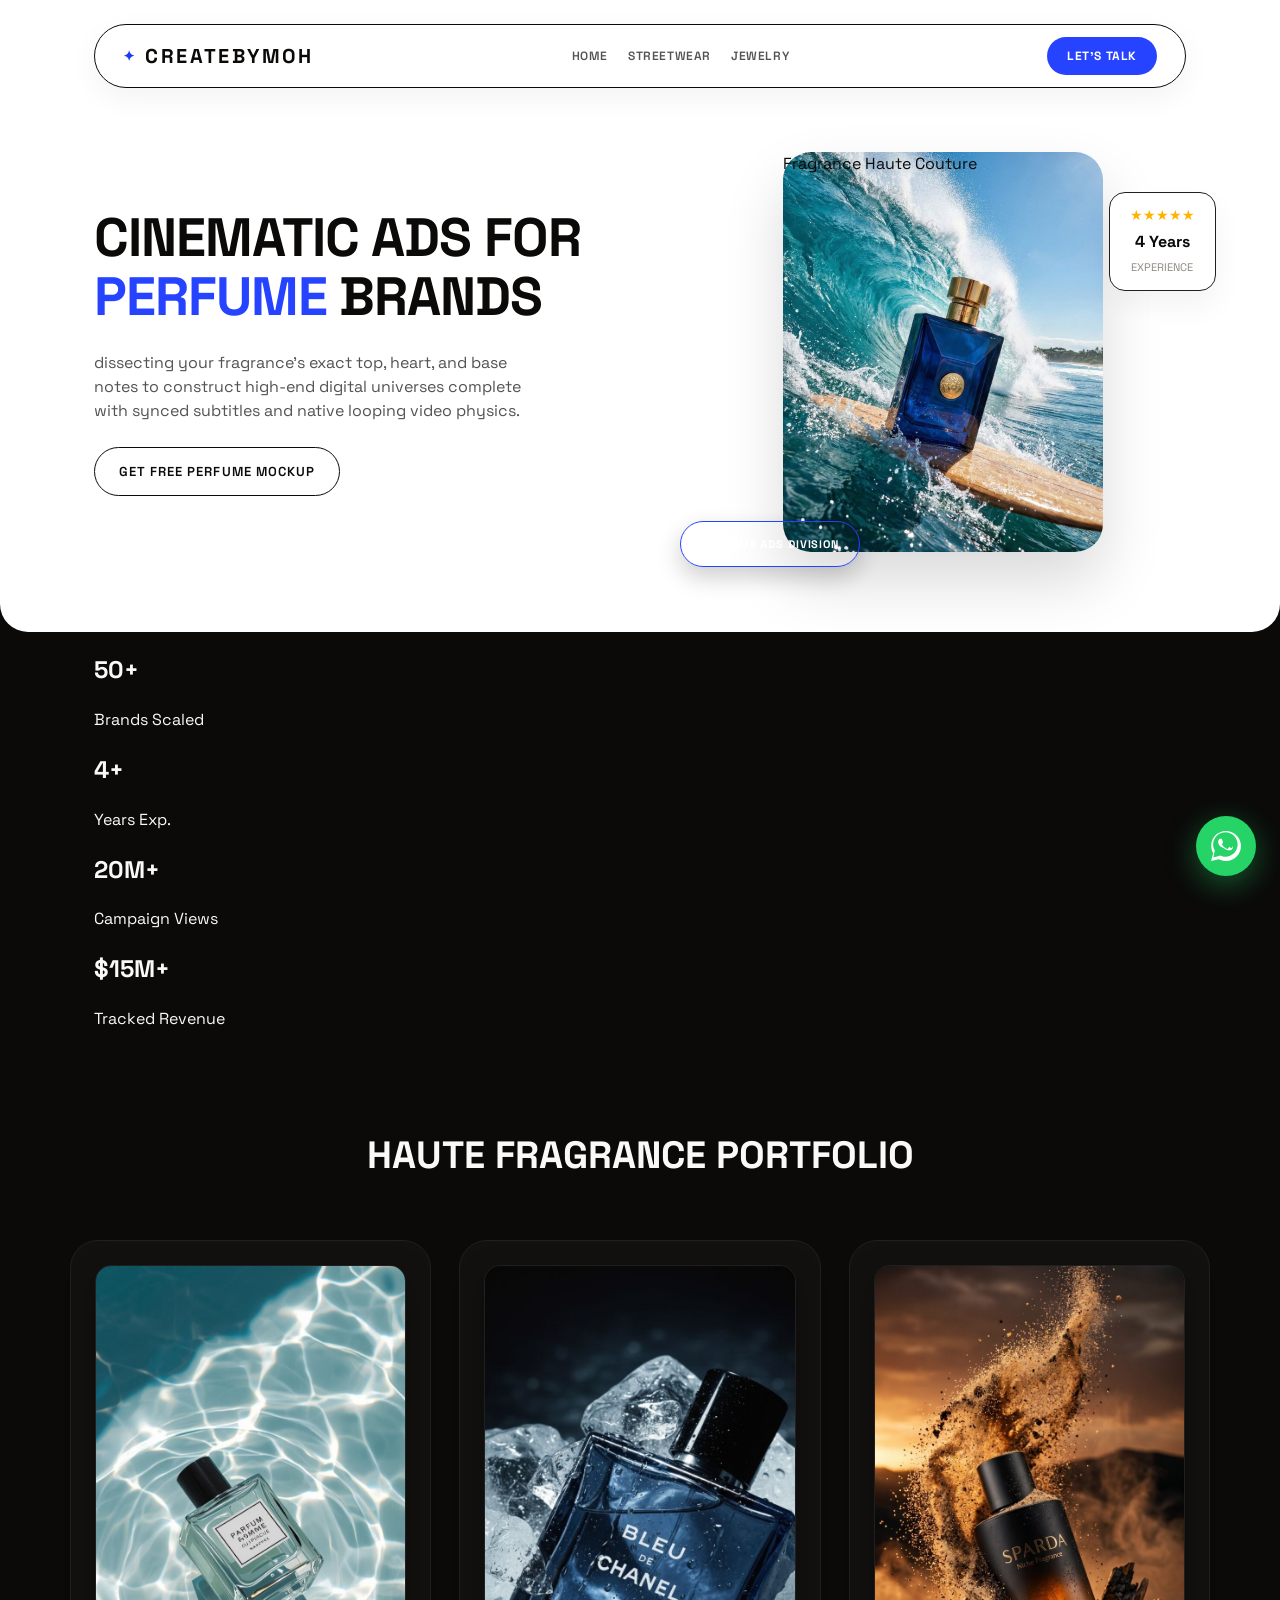
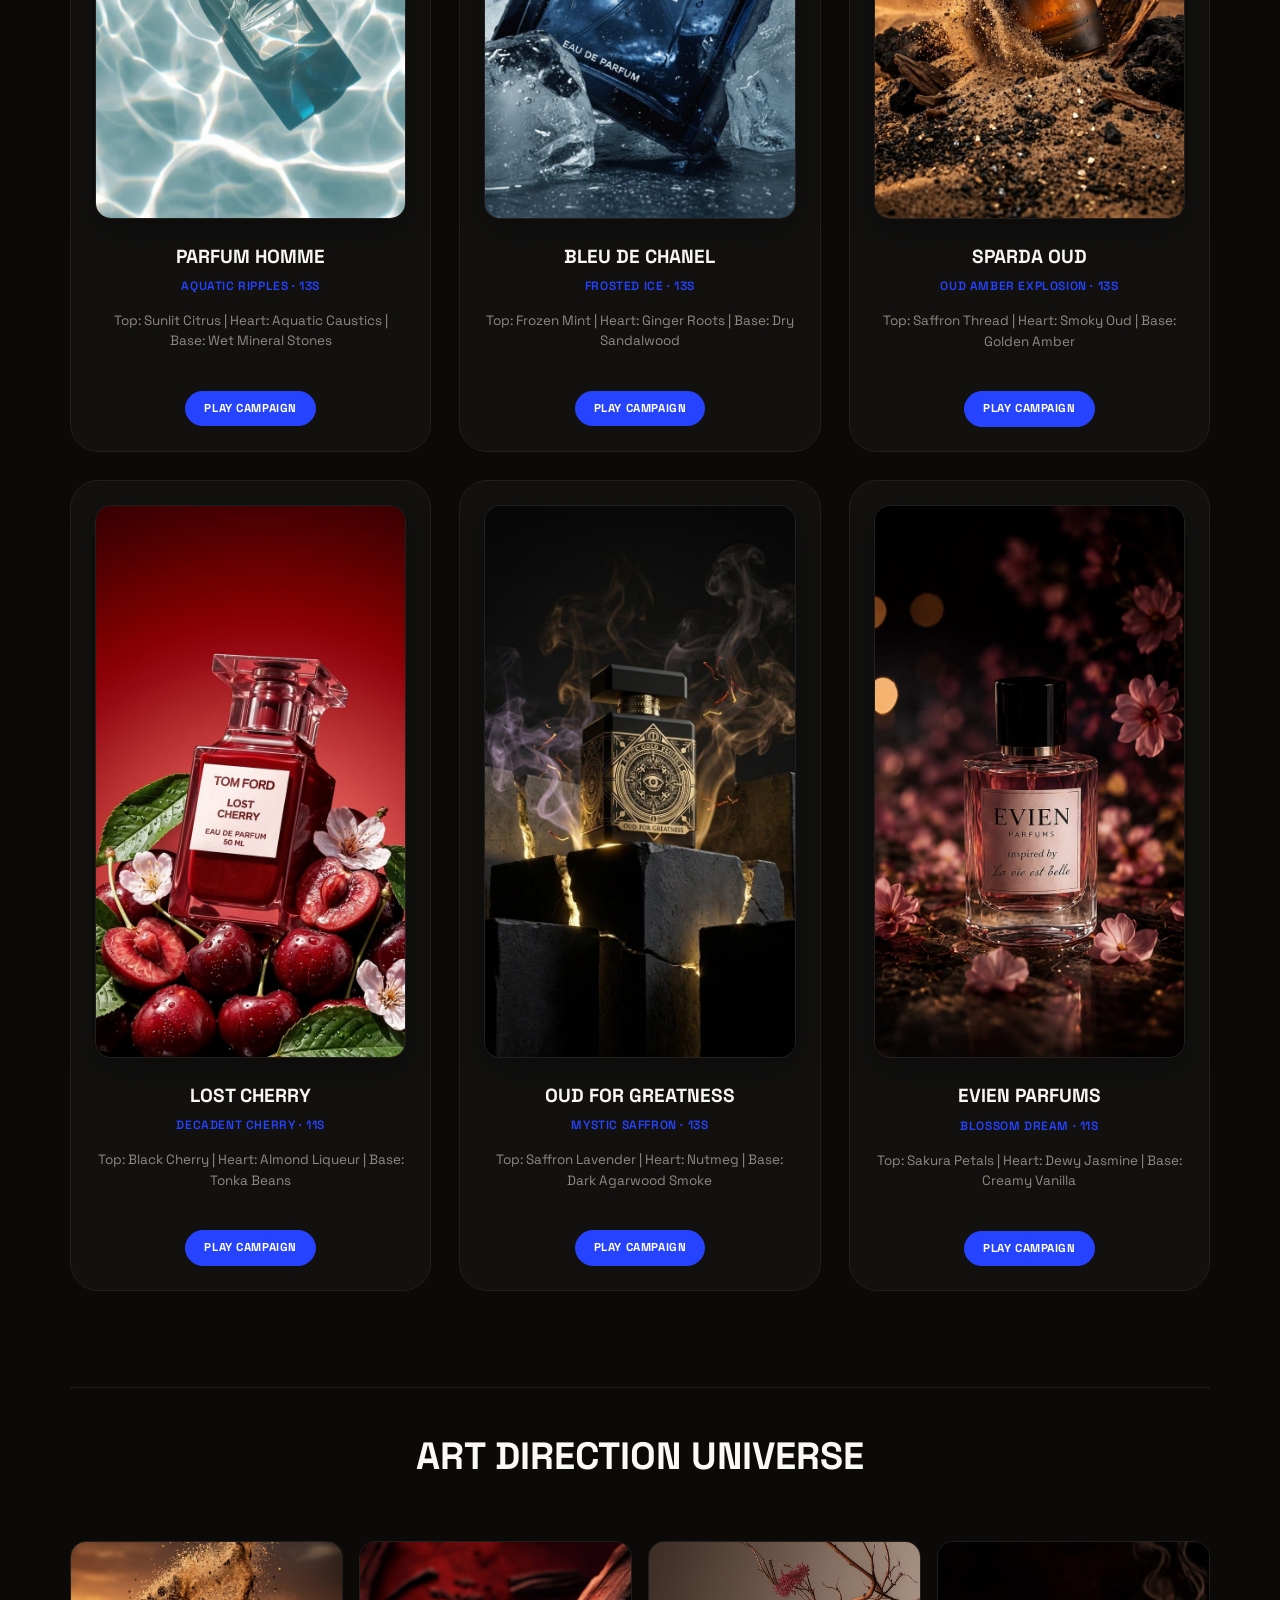
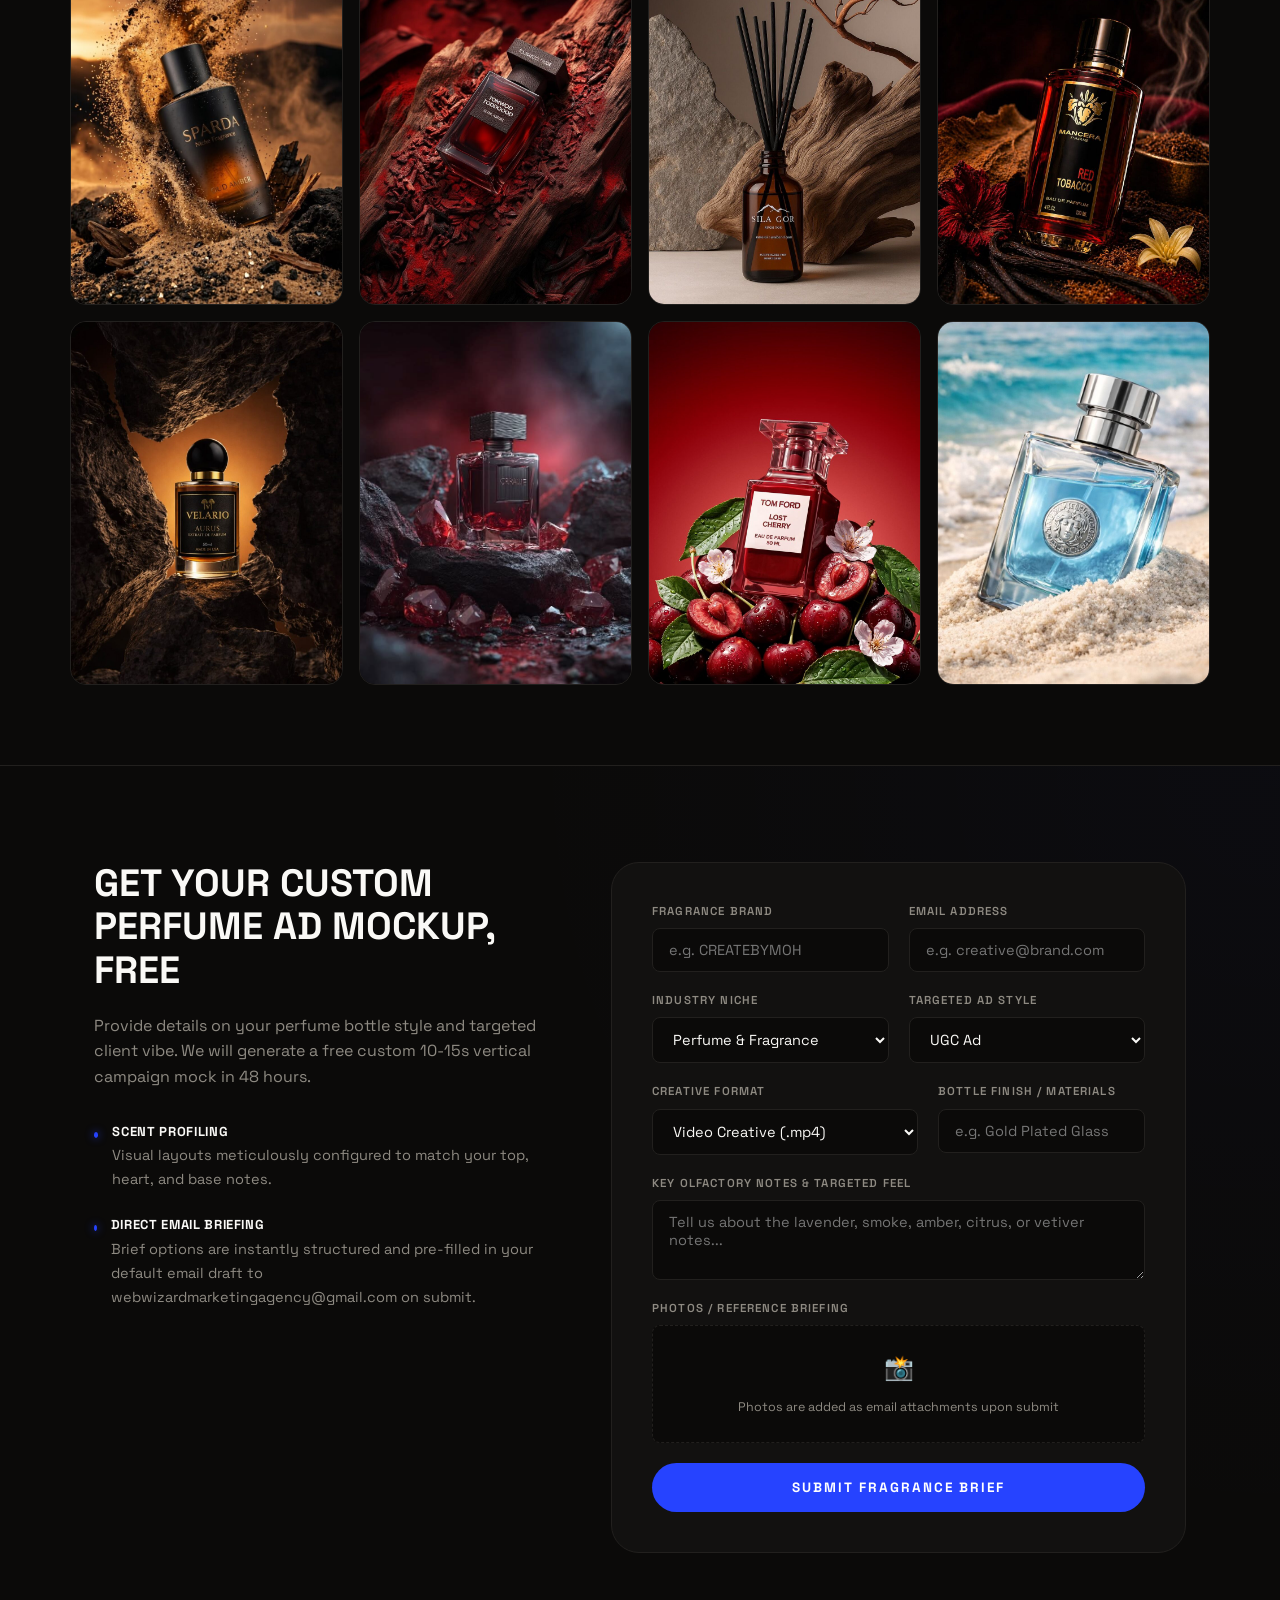
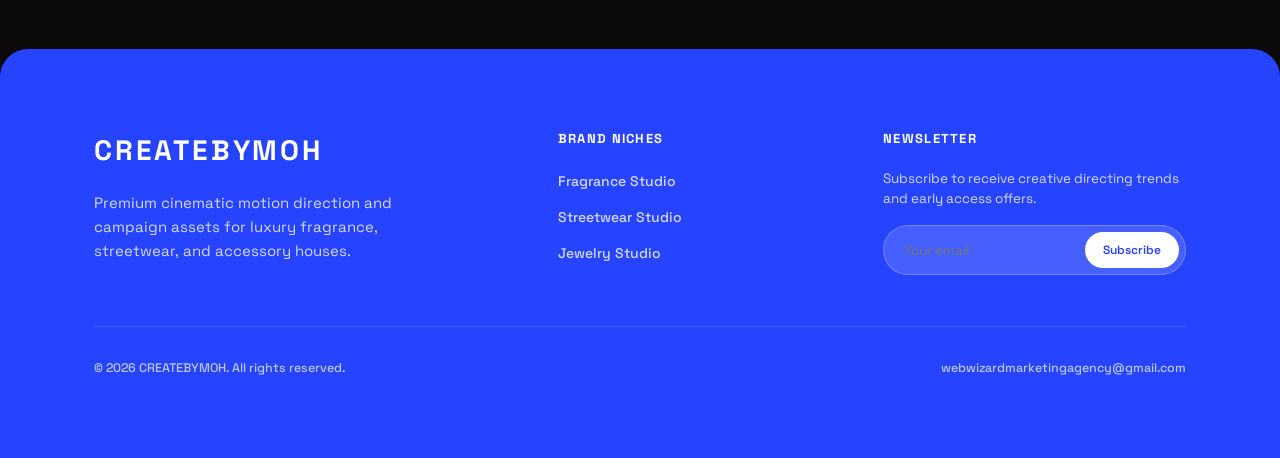
<file: perfumes.html>
<!DOCTYPE html>
<html lang="en">
<head>
<meta charset="UTF-8">
<meta name="viewport" content="width=device-width, initial-scale=1.0">
<title>CREATEBYMOH — Luxury Perfume & Fragrance Ad Portfolio</title>
<link rel="preconnect" href="https://fonts.googleapis.com">
<link rel="preconnect" href="https://fonts.gstatic.com" crossorigin>
<link rel="dns-prefetch" href="https://fonts.gstatic.com">
<link rel="preload" as="image" href="thumbs/versace-wave.jpg" fetchpriority="high">
<link href="https://fonts.googleapis.com/css2?family=Space+Grotesk:wght@400;500;600;700&family=Source+Serif+4:ital,wght@0,300;0,400;0,500;0,600;1,300;1,400&family=IBM+Plex+Mono:wght@400;500&display=swap" rel="stylesheet">
<style>
  :root{
    --bg-hero: #FFFFFF;
    --bg: #0B0A09;
    --bg-card: #121110;
    --accent: #2643FF;
    --accent-dark: #1A3BF5;
    --ink-dark: #0B0A09;
    --ink-light: #FAF9F6;
    --muted: #8E8A82;
    --line: #22201E;
    --radius: 16px;
    --radius-lg: 28px;
  }

  *{ box-sizing: border-box; }
  html{ scroll-behavior: smooth; }

  body{
    margin: 0;
    background: var(--bg);
    color: var(--ink-light);
    font-family: 'Space Grotesk', sans-serif;
    line-height: 1.5;
    -webkit-font-smoothing: antialiased;
  }

  a{ color: inherit; text-decoration: none; }
  .wrap{ max-width: 1140px; margin: 0 auto; padding: 0 24px; }

  /* ---------- HERO BLOCK (White Background block rounding down) ---------- */
  .hero-block {
    background: var(--bg-hero);
    color: var(--ink-dark);
    border-bottom-left-radius: var(--radius-lg);
    border-bottom-right-radius: var(--radius-lg);
    padding-bottom: 80px;
    position: relative;
    overflow: hidden;
  }
  
  nav.hero-nav {
    display: flex; align-items: center; justify-content: space-between;
    padding: 12px 28px;
    margin-top: 24px;
    background: rgba(255, 255, 255, 0.92);
    backdrop-filter: blur(12px);
    border: 1px solid var(--ink-dark);
    color: var(--ink-dark);
    border-radius: 100px;
    box-shadow: 0 10px 30px rgba(0,0,0,0.05);
    z-index: 10;
  }
  .brand{
    font-weight: 700; font-size: 20px; letter-spacing: 0.12em;
    display: flex; align-items: center; gap: 8px;
    text-transform: uppercase;
    color: var(--ink-dark);
  }
  .brand .star-icon{ color: var(--accent-dark); font-size: 14px; animation: rotate-star 8s linear infinite; }
  @keyframes rotate-star { 0% { transform: rotate(0deg); } 100% { transform: rotate(360deg); } }
  
  .nav-links{ display: flex; align-items: center; gap: 20px; }
  .nav-link{ font-size: 12px; font-weight: 600; letter-spacing: 0.05em; text-transform: uppercase; color: rgba(11,10,9,0.7); transition: color 0.15s ease; }
  .nav-link:hover{ color: var(--ink-dark); }
  
  .nav-cta{ font-size: 12px; font-weight: 700; letter-spacing: 0.05em; text-transform: uppercase; background: var(--accent); color: #fff; padding: 10px 20px; border-radius: 100px; transition: transform 0.2s ease, background 0.2s ease; }
  .nav-cta:hover{ background: var(--accent-dark); color: #fff; transform: translateY(-1px); }

  header.hero { padding-top: 64px; }
  .hero-grid { display: grid; grid-template-columns: 1.15fr 1fr; gap: 48px; align-items: center; }
  .hero-left { display: flex; flex-direction: column; gap: 24px; }
  .hero-left h1 { font-size: clamp(32px, 4.8vw, 54px); font-weight: 700; line-height: 1.1; letter-spacing: -0.02em; margin: 0; color: var(--ink-dark); text-transform: uppercase; }
  .hero-left h1 span { color: var(--accent); }
  .hero-left .sub { font-size: 16px; color: rgba(11,10,9,0.7); max-width: 44ch; margin: 0; line-height: 1.5; }
  .hero-left .btn-secondary { font-weight: 600; text-transform: uppercase; letter-spacing: 0.08em; color: var(--ink-dark); border: 1px solid var(--ink-dark); padding: 14px 24px; border-radius: 100px; font-size: 13px; align-self: flex-start; transition: all 0.2s ease; }
  .hero-left .btn-secondary:hover { background: var(--ink-dark); color: #fff; }

  .hero-right-visual { position: relative; display: flex; justify-content: center; align-items: center; }
  .hero-main-img { width: 320px; height: 400px; border-radius: var(--radius-lg); background-size: cover; background-position: center; background-image: url('thumbs/versace-wave.jpg'); position: relative; box-shadow: 0 30px 60px rgba(0,0,0,0.15); }
  .hero-badge-overlay { position: absolute; bottom: -15px; left: -20px; background: var(--bg-dark); color: #fff; padding: 14px 20px; border-radius: 100px; font-size: 11px; font-weight: 700; text-transform: uppercase; letter-spacing: 0.08em; box-shadow: 0 10px 25px rgba(0,0,0,0.2); border: 1px solid var(--accent); }
  
  .experience-tag { position: absolute; top: 40px; right: -30px; background: #fff; border: 1px solid var(--line); padding: 12px 20px; border-radius: var(--radius); text-align: center; box-shadow: 0 15px 30px rgba(0,0,0,0.05); }
  .experience-tag .stars { color: #FFB300; font-size: 14px; margin-bottom: 4px; }
  .experience-tag b { font-size: 16px; display: block; color: var(--ink-dark); }
  .experience-tag span { font-size: 11px; color: var(--muted); text-transform: uppercase; }

  /* ---------- CAMPAIGNS ---------- */
  section.campaigns { padding: 96px 0; }
  .campaigns-head { text-align: center; margin-bottom: 56px; }
  .campaigns-head h2 { font-size: 38px; font-weight: 700; text-transform: uppercase; margin: 0; }
  .campaigns-grid { display: grid; grid-template-columns: repeat(3, 1fr); gap: 28px; }
  
  .campaign-card { background: var(--bg-card); border: 1px solid var(--line); border-radius: var(--radius-lg); padding: 24px; text-align: center; position: relative; cursor: pointer; transition: all 0.25s cubic-bezier(0.16, 1, 0.3, 1); }
  .campaign-card:hover { border-color: var(--accent); transform: translateY(-6px); box-shadow: 0 20px 40px rgba(0,0,0,0.5); }
  
  .campaign-avatar-holder { width: 100%; aspect-ratio: 9/16; border-radius: var(--radius); margin: 0 auto 24px; overflow: hidden; border: 1px solid var(--line); position: relative; box-shadow: 0 10px 30px rgba(0,0,0,0.3); transition: transform 0.2s ease; }
  .campaign-card:hover .campaign-avatar-holder { border-color: var(--accent); transform: scale(1.02); }
  .campaign-avatar-video { width: 100%; height: 100%; object-fit: cover; }
  
  .campaign-card h3 { font-size: 19px; font-weight: 700; margin: 0 0 6px; text-transform: uppercase; }
  .campaign-card .sub-type { font-size: 12px; font-weight: 600; color: var(--accent); text-transform: uppercase; letter-spacing: 0.05em; display: block; margin-bottom: 16px; }
  .campaign-card p { font-size: 13.5px; color: var(--muted); margin: 0 0 20px; line-height: 1.5; min-height: 60px; }
  .campaign-card .play-btn { font-size: 11.5px; font-weight: 700; text-transform: uppercase; letter-spacing: 0.05em; background: var(--accent); border: 1px solid var(--accent); color: #fff; padding: 8px 18px; border-radius: 100px; display: inline-flex; align-items: center; gap: 6px; transition: all 0.2s ease; }
  .campaign-card:hover .play-btn { background: #fff; color: var(--ink-dark); border-color: #fff; }

  /* ---------- GALLERY / ART PORTFOLIO (Showcasing all 13 real perfume images!) ---------- */
  section.gallery { padding: 40px 0 80px; border-top: 1px solid var(--line); }
  .gallery-grid { display: grid; grid-template-columns: repeat(4, 1fr); gap: 16px; margin-top: 40px; }
  .gallery-item { aspect-ratio: 3/4; border-radius: var(--radius); overflow: hidden; position: relative; border: 1px solid var(--line); cursor: pointer; }
  .gallery-item-img { width: 100%; height: 100%; background-size: cover; background-position: center; transition: transform 0.4s cubic-bezier(0.16, 1, 0.3, 1); }
  .gallery-item:hover .gallery-item-img { transform: scale(1.08); }
  .gallery-item-img img { width: 100%; height: 100%; object-fit: cover; display: block; }
  .gallery-overlay { position: absolute; top: 0; left: 0; width: 100%; height: 100%; background: linear-gradient(to top, rgba(11,10,9,0.9) 0%, rgba(11,10,9,0.3) 60%, transparent 100%); opacity: 0; transition: opacity 0.3s ease; display: flex; flex-direction: column; justify-content: flex-end; padding: 20px; }
  .gallery-item:hover .gallery-overlay { opacity: 1; }
  .gallery-overlay b { font-family: 'Source Serif 4', Georgia, serif; font-size: 15px; color: #fff; font-weight: 400; }
  .gallery-overlay span { font-size: 11px; color: var(--accent); letter-spacing: 0.05em; margin-top: 4px; text-transform: uppercase; }

  /* ---------- BRIEF REQUEST FORM ---------- */
  section.brief-section{ padding: 96px 0; border-top: 1px solid var(--line); background: radial-gradient(circle at top right, rgba(38, 67, 255, 0.03), transparent 50%); }
  .brief-grid { display: grid; grid-template-columns: 1fr 1.2fr; gap: 64px; align-items: flex-start; }
  .brief-info h2 { font-size: 38px; font-weight: 700; margin: 0 0 20px; line-height: 1.15; text-transform: uppercase; }
  .brief-info p { color: var(--muted); font-size: 16px; margin-bottom: 32px; line-height: 1.6; }
  
  .luxury-perks { display: flex; flex-direction: column; gap: 24px; }
  .perk { display: flex; align-items: flex-start; gap: 14px; }
  .perk-bullet { width: 6px; height: 6px; border-radius: 50%; background: var(--accent); margin-top: 10px; box-shadow: 0 0 8px var(--accent); }
  .perk-text b { display: block; font-size: 13px; text-transform: uppercase; letter-spacing: 0.05em; color: var(--ink-light); margin-bottom: 2px; }
  .perk-text span { font-size: 14.5px; color: var(--muted); }

  .brief-form-card { background: var(--bg-card); border: 1px solid var(--line); border-radius: var(--radius-lg); padding: 40px; }
  .brief-form { display: flex; flex-direction: column; gap: 20px; }
  .form-row { display: grid; grid-template-columns: 1fr 1fr; gap: 20px; }
  .form-group { display: flex; flex-direction: column; gap: 8px; }
  .form-group label { font-size: 11.5px; font-weight: 600; text-transform: uppercase; letter-spacing: 0.1em; color: var(--muted); }
  .form-group input, .form-group select, .form-group textarea { background: var(--bg); border: 1px solid var(--line); border-radius: 8px; padding: 12px 16px; color: var(--ink-light); font-family: inherit; font-size: 14.5px; transition: border-color 0.2s ease; }
  .form-group input:focus, .form-group select:focus, .form-group textarea:focus { border-color: var(--accent); outline: none; }
  
  .file-drop-area { border: 1px dashed var(--line); border-radius: 8px; padding: 24px; text-align: center; background: var(--bg); cursor: pointer; transition: border-color 0.2s ease; }
  .file-drop-area:hover { border-color: var(--accent); }
  .file-drop-area .icon { font-size: 24px; margin-bottom: 8px; display: block; }
  .file-drop-area span { font-size: 12.5px; color: var(--muted); }
  .file-drop-area input[type="file"] { display: none; }

  .brief-submit-btn { font-family: 'Space Grotesk', sans-serif; font-weight: 700; text-transform: uppercase; letter-spacing: 0.15em; background: var(--accent); color: #fff; border: none; border-radius: 100px; padding: 16px; font-size: 13.5px; cursor: pointer; transition: background 0.2s ease, transform 0.2s ease; display: flex; align-items: center; justify-content: center; gap: 8px; }
  .brief-submit-btn:hover { background: #fff; color: var(--ink-dark); transform: translateY(-1px); }

  .form-success-panel { text-align: center; padding: 20px 0; display: none; }
  .form-success-panel .icon { font-size: 48px; color: var(--accent); margin-bottom: 16px; display: block; }
  .form-success-panel h3 { font-size: 24px; margin: 0 0 8px; font-weight: 600; text-transform: uppercase; }
  .form-success-panel p { color: var(--muted); font-size: 15px; margin: 0; }

  /* ---------- FOOTER ---------- */
  .footer-block { background: var(--accent); color: #fff; border-top-left-radius: var(--radius-lg); border-top-right-radius: var(--radius-lg); padding: 80px 0; }
  .footer-grid { display: grid; grid-template-columns: 1.5fr 1fr 1fr; gap: 48px; margin-bottom: 48px; }
  .footer-logo { font-size: 28px; font-weight: 700; text-transform: uppercase; letter-spacing: 0.1em; display: block; margin-bottom: 20px; color: #fff; }
  .footer-desc { font-size: 15px; color: rgba(255,255,255,0.8); max-width: 32ch; line-height: 1.6; }
  .footer-col h5 { font-size: 13px; font-weight: 700; text-transform: uppercase; letter-spacing: 0.1em; margin: 0 0 20px; color: #fff; }
  .footer-col ul { list-style: none; padding: 0; margin: 0; display: flex; flex-direction: column; gap: 12px; }
  .footer-col ul a { font-size: 14px; color: rgba(255,255,255,0.8); transition: color 0.2s; font-weight: 500; }
  .footer-col ul a:hover { color: #fff; }
  .footer-newsletter { display: flex; flex-direction: column; gap: 16px; }
  .footer-newsletter h5 { font-size: 13px; font-weight: 700; text-transform: uppercase; letter-spacing: 0.1em; margin: 0; color: #fff; }
  .newsletter-row { display: flex; gap: 10px; background: rgba(255,255,255,0.15); border-radius: 100px; padding: 6px; border: 1px solid rgba(255,255,255,0.25); }
  .newsletter-row input { background: none; border: none; outline: none; padding-left: 14px; color: #fff; font-family: inherit; font-size: 13.5px; flex-grow: 1; }
  .newsletter-row button { background: #fff; color: var(--accent); border: none; border-radius: 100px; padding: 10px 18px; font-family: inherit; font-size: 12px; font-weight: 600; cursor: pointer; transition: background 0.2s; }
  .newsletter-row button:hover { background: #FAF9F6; }
  .footer-bottom { border-top: 1px solid rgba(255,255,255,0.15); padding-top: 32px; display: flex; justify-content: space-between; align-items: center; font-size: 12.5px; color: rgba(255,255,255,0.7); font-weight: 500; }

  /* ---------- WHATSAPP FLOATING BUTTON (Persuasive call track) ---------- */
  .whatsapp-float {
    position: fixed;
    bottom: 24px; right: 24px;
    background-color: #25D366;
    color: #fff;
    border-radius: 50%;
    width: 60px; height: 60px;
    display: flex; align-items: center; justify-content: center;
    box-shadow: 0 8px 30px rgba(37, 211, 102, 0.4);
    z-index: 999;
    transition: transform 0.25s cubic-bezier(0.175, 0.885, 0.32, 1.275), background-color 0.2s;
    animation: wa-pulse 2s infinite alternate;
  }
  .whatsapp-float:hover { transform: scale(1.1) translateY(-2px); background-color: #20BA5A; }
  .whatsapp-icon { width: 30px; height: 32px; fill: currentColor; }
  @keyframes wa-pulse { 0% { box-shadow: 0 8px 24px rgba(37, 211, 102, 0.4); } 100% { box-shadow: 0 12px 36px rgba(37, 211, 102, 0.7); } }

  /* ---------- INTERACTIVE UGC PLAYER MODAL ---------- */
  .ugc-modal { position: fixed; top: 0; left: 0; width: 100%; height: 100%; z-index: 1000; display: none; align-items: center; justify-content: center; opacity: 0; transition: opacity 0.3s ease; }
  .ugc-modal.active { display: flex; opacity: 1; }
  .ugc-modal-overlay { position: absolute; top: 0; left: 0; width: 100%; height: 100%; background: rgba(11, 10, 9, 0.94); backdrop-filter: blur(10px); }
  .ugc-modal-container { position: relative; z-index: 1001; display: flex; flex-direction: column; align-items: center; width: 100%; max-width: 375px; padding: 10px; box-sizing: border-box; transform: scale(0.9) translateY(20px); transition: transform 0.35s cubic-bezier(0.34, 1.56, 0.64, 1); }
  .ugc-modal.active .ugc-modal-container { transform: scale(1) translateY(0); }
  .ugc-close-btn { position: absolute; top: -50px; right: 10px; background: none; border: none; color: #fff; font-size: 32px; cursor: pointer; transition: transform 0.2s ease, background 0.2s ease; display: flex; align-items: center; justify-width: 40px; height: 40px; border-radius: 50%; background: rgba(255,255,255,0.06); }
  .ugc-close-btn:hover { transform: rotate(90deg) scale(1.1); background: rgba(255,255,255,0.15); }
  .ugc-phone { width: 100%; aspect-ratio: 9/19.5; max-height: 82vh; background: #000; border-radius: 40px; box-shadow: 0 25px 60px -15px rgba(0,0,0,0.9), 0 0 0 10px #1d1b18; border: 4px solid #3c3935; overflow: hidden; position: relative; display: flex; flex-direction: column; }
  .phone-island { position: absolute; top: 12px; left: 50%; transform: translateX(-50%); width: 110px; height: 26px; background: #000; border-radius: 20px; z-index: 10; box-shadow: inset 0 1px 1px rgba(255,255,255,0.1); }
  .ugc-viewport { width: 100%; height: 100%; position: relative; overflow: hidden; background: #000; display: flex; flex-direction: column; justify-content: space-between; user-select: none; }
  .ugc-video-element { position: absolute; top: 0; left: 0; width: 100%; height: 100%; object-fit: cover; z-index: 2; background: #000; }
  .ugc-play-overlay { position: absolute; top: 0; left: 0; width: 100%; height: 100%; z-index: 5; display: flex; align-items: center; justify-content: center; background: rgba(0,0,0,0); cursor: pointer; opacity: 0; transition: opacity 0.25s ease, background-color 0.25s ease; }
  .ugc-phone.paused .ugc-play-overlay { opacity: 1; background: rgba(0,0,0,0.35); }
  .ugc-play-icon { width: 64px; height: 64px; background: rgba(255, 255, 255, 0.95); border-radius: 50%; display: flex; align-items: center; justify-content: center; box-shadow: 0 8px 24px rgba(0,0,0,0.4); transform: scale(0.8); transition: transform 0.25s cubic-bezier(0.175, 0.885, 0.32, 1.275); }
  .ugc-phone.paused .ugc-play-icon { transform: scale(1); }
  .ugc-play-icon::after { content: ''; width: 0; height: 0; border-top: 12px solid transparent; border-bottom: 12px solid transparent; border-left: 20px solid var(--accent); margin-left: 5px; }
  .ugc-top-bar { position: relative; z-index: 6; display: flex; justify-content: space-between; align-items: center; padding: 18px 24px 10px; color: #fff; font-family: -apple-system, BlinkMacSystemFont, "Segoe UI", Roboto, sans-serif; font-weight: 600; font-size: 13px; text-shadow: 0 1px 2px rgba(0,0,0,0.5); }
  .ugc-sim-icons { display: flex; align-items: center; gap: 4px; }
  .ugc-sim-icons svg { width: 14px; height: 14px; color: #fff; }
  .ugc-progress-container { position: absolute; top: 50px; left: 16px; right: 16px; height: 3px; background: rgba(255,255,255,0.25); border-radius: 10px; z-index: 6; }
  .ugc-progress-bar { width: 0%; height: 100%; background: var(--accent); box-shadow: 0 0 8px var(--accent); border-radius: 10px; transition: width 0.1s linear; }
  .ugc-sidebar { position: absolute; right: 12px; bottom: 120px; z-index: 6; display: flex; flex-direction: column; gap: 18px; align-items: center; }
  .ugc-action-btn { display: flex; flex-direction: column; align-items: center; cursor: pointer; transition: transform 0.15s ease; }
  .ugc-action-btn:hover { transform: scale(1.1); }
  .ugc-action-btn .heart-icon, .ugc-action-btn .comment-icon, .ugc-action-btn .share-icon { width: 42px; height: 42px; background: rgba(20, 18, 17, 0.65); border: 1px solid rgba(255, 255, 255, 0.15); border-radius: 50%; display: flex; align-items: center; justify-content: center; font-size: 18px; backdrop-filter: blur(4px); box-shadow: 0 4px 10px rgba(0,0,0,0.3); transition: background-color 0.2s ease, border-color 0.2s ease; }
  .ugc-action-btn .heart-icon.liked { animation: heart-pop 0.35s cubic-bezier(0.175, 0.885, 0.32, 1.275) forwards; background: var(--accent); border-color: var(--accent); }
  .ugc-action-btn .count { font-size: 11px; color: #fff; font-weight: 500; margin-top: 4px; text-shadow: 0 1px 2px rgba(0,0,0,0.6); }
  .ugc-disc-container { margin-top: 4px; }
  .ugc-disc { font-size: 26px; animation: rotate-disc 4s linear infinite; animation-play-state: paused; filter: drop-shadow(0 2px 4px rgba(0,0,0,0.5)); }
  .ugc-phone.playing .ugc-disc { animation-play-state: running; }

  /* ---------- MOBILE STYLING FIXES (Strict alignment / zero overlap) ---------- */
  @media (max-width: 768px){
    /* Navbar compact visible fixes */
    nav.hero-nav {
      padding: 8px 16px;
      margin-top: 12px;
      flex-direction: row;
      justify-content: space-between;
    }
    .brand { font-size: 15px; letter-spacing: 0.08em; }
    .nav-links { gap: 10px; }
    .nav-link { font-size: 10.5px; font-weight: 700; }
    .nav-cta { display: none; }

    /* Hero section layouts */
    .hero-grid { grid-template-columns: 1fr; gap: 40px; text-align: center; }
    .hero-left { align-items: center; }
    .hero-left h1 { text-align: center; font-size: 34px; line-height: 1.1; }
    .hero-left .sub { max-width: 100%; font-size: 14.5px; }
    .hero-left .btn-secondary { align-self: center; }
    .hero-right-visual { margin-top: 24px; }
    .hero-main-img { width: 280px; height: 350px; }
    .experience-tag { right: -10px; top: 10px; padding: 8px 14px; }
    .experience-tag b { font-size: 13px; }
    .experience-tag span { font-size: 10px; }
    .hero-badge-overlay { bottom: -10px; left: -10px; padding: 10px 16px; font-size: 9.5px; }
    .float-pill { font-size: 10px; padding: 6px 12px; }

    /* Form responsiveness card fixes */
    .form-row { grid-template-columns: 1fr; gap: 12px; }
    .brief-form-card { padding: 24px 20px; }
    .brief-submit-btn { width: 100%; padding: 14px; }

    /* Campaigns list stacks */
    .campaigns-grid, .gallery-grid, .brief-grid { grid-template-columns: 1fr; gap: 20px; }
    .campaign-card { padding: 20px; }
    .campaign-avatar-holder { width: 100%; max-width: 260px; margin: 0 auto 20px; }
    .campaign-card .play-btn { width: 100%; justify-content: center; }

    .footer-grid { grid-template-columns: 1fr; gap: 32px; text-align: center; }
    .footer-logo, .footer-desc { align-self: center; margin: 0 auto; }
    .newsletter-row { max-width: 320px; margin: 0 auto; }
    .footer-bottom { flex-direction: column; gap: 12px; text-align: center; }
    .whatsapp-float { width: 52px; height: 52px; bottom: 16px; right: 16px; }
    .whatsapp-icon { width: 26px; height: 26px; }
  }
</style>
</head>
<body>

<!-- ---------- HERO BLOCK ---------- -->
<div class="hero-block">
  <div class="wrap">
    <nav class="hero-nav">
      <div class="brand"><span class="star-icon">✦</span>CREATEBYMOH</div>
      <div class="nav-links">
        <a href="index.html" class="nav-link">Home</a>
        <a href="streetwear.html" class="nav-link">Streetwear</a>
        <a href="jewelry.html" class="nav-link">Jewelry</a>
      </div>
      <a class="nav-cta" href="#request-sample">Let's Talk</a>
    </nav>

    <header class="hero">
      <div class="hero-grid">
        <div class="hero-left">
          <h1>Cinematic Ads for<br><span>Perfume</span> Brands</h1>
          <p class="sub">dissecting your fragrance's exact top, heart, and base notes to construct high-end digital universes complete with synced subtitles and native looping video physics.</p>
          <a class="btn-secondary" href="#request-sample">Get Free Perfume Mockup</a>
        </div>

        <div class="hero-right-visual">
          <div class="hero-main-img">
            <div class="bottle-floating-action">
              <span class="float-pill green">Fragrance</span>
              <span class="float-pill black">Haute Couture</span>
            </div>
          </div>
          <div class="experience-tag">
            <div class="stars">★★★★★</div>
            <b>4 Years</b>
            <span>Experience</span>
          </div>
          <div class="hero-badge-overlay">PERFUME ADS DIVISION</div>
        </div>
      </div>
    </header>
  </div>
</div>

<!-- ---------- STATS BAR (Updated Copy to Look Highly Realistic) ---------- -->
<div class="stats-bar">
  <div class="wrap stats-grid">
    <div class="stat-item">
      <h2>50+</h2>
      <span>Brands Scaled</span>
    </div>
    <div class="stat-item">
      <h2>4+</h2>
      <span>Years Exp.</span>
    </div>
    <div class="stat-item">
      <h2>20M+</h2>
      <span>Campaign Views</span>
    </div>
    <div class="stat-item">
      <h2>$15M+</h2>
      <span>Tracked Revenue</span>
    </div>
  </div>
</div>

<!-- ---------- PORTFOLIO CAMPAIGNS (9:16) ---------- -->
<section id="campaigns" class="campaigns wrap">
  <div class="campaigns-head">
    <h2>Haute Fragrance Portfolio</h2>
  </div>

  <div class="campaigns-grid">
    <div class="campaign-card" data-sample="parfum-gomme">
      <div class="campaign-avatar-holder">
        <video class="campaign-avatar-video" autoplay muted loop playsinline preload="none" poster="thumbs/parfum-gomme.jpg">
          <source src="videos/perfume/parfum-gomme.mp4" type="video/mp4">
        </video>
      </div>
      <h3>Parfum Homme</h3>
      <span class="sub-type">Aquatic Ripples · 13s</span>
      <p>Top: Sunlit Citrus | Heart: Aquatic Caustics | Base: Wet Mineral Stones</p>
      <span class="play-btn">Play Campaign</span>
    </div>

    <div class="campaign-card" data-sample="bleu-chanel">
      <div class="campaign-avatar-holder">
        <video class="campaign-avatar-video" autoplay muted loop playsinline preload="none" poster="thumbs/bleu-chanel.jpg">
          <source src="videos/perfume/bleu-chanel.mp4" type="video/mp4">
        </video>
      </div>
      <h3>Bleu de Chanel</h3>
      <span class="sub-type">Frosted Ice · 13s</span>
      <p>Top: Frozen Mint | Heart: Ginger Roots | Base: Dry Sandalwood</p>
      <span class="play-btn">Play Campaign</span>
    </div>

    <div class="campaign-card" data-sample="sparda-amber">
      <div class="campaign-avatar-holder">
        <video class="campaign-avatar-video" autoplay muted loop playsinline preload="none" poster="thumbs/sparda-amber.jpg">
          <source src="videos/perfume/sparda-amber.mp4" type="video/mp4">
        </video>
      </div>
      <h3>Sparda Oud</h3>
      <span class="sub-type">Oud Amber Explosion · 13s</span>
      <p>Top: Saffron Thread | Heart: Smoky Oud | Base: Golden Amber</p>
      <span class="play-btn">Play Campaign</span>
    </div>

    <div class="campaign-card" data-sample="lost-cherry">
      <div class="campaign-avatar-holder">
        <video class="campaign-avatar-video" autoplay muted loop playsinline preload="none" poster="thumbs/lost-cherry.jpg">
          <source src="videos/perfume/lost-cherry.mp4" type="video/mp4">
        </video>
      </div>
      <h3>Lost Cherry</h3>
      <span class="sub-type">Decadent Cherry · 11s</span>
      <p>Top: Black Cherry | Heart: Almond Liqueur | Base: Tonka Beans</p>
      <span class="play-btn">Play Campaign</span>
    </div>

    <div class="campaign-card" data-sample="oud-greatness">
      <div class="campaign-avatar-holder">
        <video class="campaign-avatar-video" autoplay muted loop playsinline preload="none" poster="thumbs/oud-greatness.jpg">
          <source src="videos/perfume/oud-greatness.mp4" type="video/mp4">
        </video>
      </div>
      <h3>Oud for Greatness</h3>
      <span class="sub-type">Mystic Saffron · 13s</span>
      <p>Top: Saffron Lavender | Heart: Nutmeg | Base: Dark Agarwood Smoke</p>
      <span class="play-btn">Play Campaign</span>
    </div>

    <div class="campaign-card" data-sample="evien-blossom">
      <div class="campaign-avatar-holder">
        <video class="campaign-avatar-video" autoplay muted loop playsinline preload="none" poster="thumbs/evien-blossom.jpg">
          <source src="videos/perfume/evien-blossom.mp4" type="video/mp4">
        </video>
      </div>
      <h3>Evien Parfums</h3>
      <span class="sub-type">Blossom Dream · 11s</span>
      <p>Top: Sakura Petals | Heart: Dewy Jasmine | Base: Creamy Vanilla</p>
      <span class="play-btn">Play Campaign</span>
    </div>
  </div>
</section>

<!-- ---------- GALLERY / ART PORTFOLIO (Curated optimized showcase) ---------- -->
<section id="gallery" class="gallery wrap">
  <div class="campaigns-head">
    <h2>Art Direction Universe</h2>
  </div>
  <div class="gallery-grid">
    <div class="gallery-item"><div class="gallery-item-img"><img src="thumbs/sparda-amber.jpg" alt="Sparda Amber ad concept" loading="lazy" decoding="async"></div><div class="gallery-overlay"><b>Fragrance Concept</b><span>Sparda Amber</span></div></div>
    <div class="gallery-item"><div class="gallery-item-img"><img src="thumbs/tom-wood.jpg" alt="Tom Wood ad concept" loading="lazy" decoding="async"></div><div class="gallery-overlay"><b>Fragrance Concept</b><span>Tom Wood</span></div></div>
    <div class="gallery-item"><div class="gallery-item-img"><img src="thumbs/sila-diffuser.jpg" alt="Sila Diffuser ad concept" loading="lazy" decoding="async"></div><div class="gallery-overlay"><b>Fragrance Concept</b><span>Sila Diffuser</span></div></div>
    <div class="gallery-item"><div class="gallery-item-img"><img src="thumbs/mancera-tobacco.jpg" alt="Mancera Tobacco ad concept" loading="lazy" decoding="async"></div><div class="gallery-overlay"><b>Fragrance Concept</b><span>Mancera Tobacco</span></div></div>
    <div class="gallery-item"><div class="gallery-item-img"><img src="thumbs/velario-aurus.jpg" alt="Velario Aurus ad concept" loading="lazy" decoding="async"></div><div class="gallery-overlay"><b>Fragrance Concept</b><span>Velario Aurus</span></div></div>
    <div class="gallery-item"><div class="gallery-item-img"><img src="thumbs/crrauie-ruby.jpg" alt="Crrauie Ruby ad concept" loading="lazy" decoding="async"></div><div class="gallery-overlay"><b>Fragrance Concept</b><span>Crrauie Ruby</span></div></div>
    <div class="gallery-item"><div class="gallery-item-img"><img src="thumbs/lost-cherry.jpg" alt="Lost Cherry ad concept" loading="lazy" decoding="async"></div><div class="gallery-overlay"><b>Fragrance Concept</b><span>Lost Cherry</span></div></div>
    <div class="gallery-item"><div class="gallery-item-img"><img src="thumbs/versace-sand.jpg" alt="Versace Sand ad concept" loading="lazy" decoding="async"></div><div class="gallery-overlay"><b>Fragrance Concept</b><span>Versace Sand</span></div></div>
  </div>
</section>

<!-- ---------- BRIEF REQUEST FORM ---------- -->
<section id="request-sample" class="brief-section">
  <div class="wrap brief-grid">
    <div class="brief-info">
      <h2>Get your custom perfume ad mockup, free</h2>
      <p>Provide details on your perfume bottle style and targeted client vibe. We will generate a free custom 10-15s vertical campaign mock in 48 hours.</p>
      <div class="luxury-perks">
        <div class="perk"><div class="perk-bullet"></div><div class="perk-text"><b>Scent Profiling</b><span>Visual layouts meticulously configured to match your top, heart, and base notes.</span></div></div>
        <div class="perk"><div class="perk-bullet"></div><div class="perk-text"><b>Direct email briefing</b><span>Brief options are instantly structured and pre-filled in your default email draft to webwizardmarketingagency@gmail.com on submit.</span></div></div>
      </div>
    </div>

    <div class="brief-form-card">
      <form id="perfume-brief-form" class="brief-form" onsubmit="handleBriefSubmit(event)">
        <div class="form-row">
          <div class="form-group"><label for="brand-name">Fragrance Brand</label><input type="text" id="brand-name" required placeholder="e.g. CREATEBYMOH"></div>
          <div class="form-group"><label for="contact-email">Email Address</label><input type="email" id="contact-email" required placeholder="e.g. creative@brand.com"></div>
        </div>
        <div class="form-row">
          <div class="form-group">
            <label for="niche-type">Industry Niche</label>
            <select id="niche-type" required onchange="toggleNicheInput(this)">
              <option value="Perfume & Fragrance">Perfume & Fragrance</option>
              <option value="Streetwear Clothing">Streetwear Clothing</option>
              <option value="Fine Jewelry">Fine Jewelry</option>
              <option value="Cosmetics & Skincare">Cosmetics & Skincare</option>
              <option value="Watches & Accessories">Watches & Accessories</option>
              <option value="Other">Other (Specify below)</option>
            </select>
          </div>
          <div class="form-group">
            <label for="ad-style">Targeted Ad Style</label>
            <select id="ad-style" required>
              <option value="UGC Ad">UGC Ad</option>
              <option value="Product-focused Base">Product-focused Ad</option>
              <option value="Product Review">Product Review Ad</option>
              <option value="Unboxing Style">Unboxing Style</option>
              <option value="Lifestyle & Aesthetic">Lifestyle & Aesthetic Ad</option>
            </select>
          </div>
        </div>

        <!-- Custom Niche specify field -->
        <div class="form-group" id="other-niche-group" style="display: none;">
          <label for="other-niche">Please Specify Niche</label>
          <input type="text" id="other-niche" placeholder="e.g. Luxury Footwear">
        </div>

        <div class="form-row">
          <div class="form-group">
            <label for="format-type">Creative Format</label>
            <select id="format-type" required>
              <option value="Video Creative (.mp4)">Video Creative (.mp4)</option>
              <option value="Image Ads Creative (.jpg/.png)">Image Ads Creative (.jpg/.png)</option>
            </select>
          </div>
          <div class="form-group"><label for="bottle-type">Bottle Finish / Materials</label><input type="text" id="bottle-type" required placeholder="e.g. Gold Plated Glass"></div>
        </div>
        <div class="form-group"><label for="scent-notes">Key Olfactory Notes & targeted feel</label><textarea id="scent-notes" rows="3" placeholder="Tell us about the lavender, smoke, amber, citrus, or vetiver notes..."></textarea></div>
        <div class="form-group">
          <label>Photos / Reference Briefing</label>
          <div class="file-drop-area" onclick="document.getElementById('file-input').click()">
            <span class="icon">📸</span><span>Photos are added as email attachments upon submit</span>
            <input type="file" id="file-input" multiple accept="image/*">
          </div>
        </div>
        <button type="submit" class="brief-submit-btn"><span>Submit Fragrance Brief</span></button>
      </form>
      <div id="form-success" class="form-success-panel"><span class="icon">👑</span><h3>Brief Prepared</h3><p>Success! Your email client has been launched to forward the details directly to <strong>webwizardmarketingagency@gmail.com</strong>. Please attach your bottle photos and hit Send!</p></div>
    </div>
  </div>
</section>

<!-- ---------- ROYAL COBALT BLUE FOOTER ---------- -->
<footer class="footer-block">
  <div class="wrap">
    <div class="footer-grid">
      <div>
        <span class="footer-logo">CREATEBYMOH</span>
        <p class="footer-desc">Premium cinematic motion direction and campaign assets for luxury fragrance, streetwear, and accessory houses.</p>
      </div>
      <div class="footer-col">
        <h5>Brand Niches</h5>
        <ul>
          <li><a href="perfumes.html">Fragrance Studio</a></li>
          <li><a href="streetwear.html">Streetwear Studio</a></li>
          <li><a href="jewelry.html">Jewelry Studio</a></li>
        </ul>
      </div>
      <div class="footer-col">
        <h5>Newsletter</h5>
        <div class="footer-newsletter">
          <p style="font-size: 13.5px; color: rgba(255,255,255,0.8); margin: 0;">Subscribe to receive creative directing trends and early access offers.</p>
          <div class="newsletter-row"><input type="email" placeholder="Your email"><button>Subscribe</button></div>
        </div>
      </div>
    </div>
    <div class="footer-bottom"><span>© 2026 CREATEBYMOH. All rights reserved.</span><span>webwizardmarketingagency@gmail.com</span></div>
  </div>
</footer>

<!-- ---------- WHATSAPP FLOATING BUTTON ---------- -->
<a href="https://wa.me/2348164802777?text=Hi%20CREATEBYMOH%2C%20I%27m%20interested%20in%20a%20free%20custom%20ad%20campaign%20for%20my%20brand!%20" class="whatsapp-float" target="_blank" aria-label="Message CREATEBYMOH on WhatsApp" title="Chat on WhatsApp">
  <svg class="whatsapp-icon" viewBox="0 0 24 24">
    <path d="M.057 24l1.687-6.163c-1.041-1.804-1.588-3.849-1.587-5.946C.06 5.348 5.397.01 12.008.01c3.202.001 6.212 1.246 8.477 3.514 2.266 2.268 3.507 5.28 3.505 8.484-.004 6.657-5.34 11.997-11.953 11.997-2.005-.001-3.973-.502-5.753-1.454L0 24zm6.59-4.846c1.6.95 3.197 1.45 4.817 1.45 5.426 0 9.843-4.382 9.846-9.768.001-2.607-1.011-5.059-2.85-6.902C16.623 2.091 14.167 1.07 11.56 1.07 6.138 1.07 1.719 5.453 1.717 10.841c0 1.696.444 3.349 1.284 4.817L1.93 21.17l5.836-1.516z M16.947 13.916c-.29-.146-1.72-.85-1.986-.948-.266-.098-.46-.146-.653.146-.193.292-.748.948-.917 1.141-.17.194-.339.219-.63.073-.29-.147-1.226-.453-2.337-1.444-.864-.771-1.447-1.724-1.617-2.016-.17-.29-.018-.448.128-.593.13-.13.29-.34.435-.51.145-.17.193-.29.29-.485.097-.194.048-.364-.025-.51-.072-.147-.653-1.577-.894-2.16-.235-.568-.475-.49-.653-.495-.17-.005-.363-.006-.556-.006-.193 0-.507.073-.772.364-.266.292-1.014.992-1.014 2.422 0 1.43 1.039 2.81 1.184 3.003.145.194 2.044 1.583 4.95 2.809.691.291 1.23.465 1.65.602.695.22 1.328.19 1.827.114.557-.084 1.72-.703 1.962-1.383.242-.68.242-1.262.17-1.382-.073-.12-.266-.194-.557-.341z\" />
  </svg>
</a>

<!-- ---------- INTERACTIVE UGC PLAYER MODAL ---------- -->
<div id="ugc-modal" class="ugc-modal">
  <div class="ugc-modal-overlay"></div>
  <div class="ugc-modal-container">
    <button class="ugc-close-btn" aria-label="Close Player">&times;</button>
    <div class="ugc-phone">
      <div class="phone-island"></div>
      <div class="ugc-viewport">
        <video id="ugc-video-element" class="ugc-video-element" playsinline loop></video>
        <div class="ugc-play-overlay"><div class="ugc-play-icon"></div></div>
        <div class="ugc-top-bar"><div class="ugc-sim-time">9:41</div>
          <div class="ugc-sim-icons">
            <svg class="battery" viewBox="0 0 24 24" stroke="currentColor" fill="none" stroke-width="2" style="width:16px; height:16px;"><rect x="2" y="7" width="14" height="10" rx="2"/><rect x="17" y="10" width="3" height="4" rx="1" fill="currentColor"/><rect x="4" y="9" width="8" height="6" fill="currentColor"/></svg>
          </div>
        </div>
        <div class="ugc-progress-container"><div class="ugc-progress-bar"></div></div>
        <div class="ugc-sidebar">
          <div class="ugc-action-btn" id="ugc-like-btn"><div class="heart-icon">❤️</div><span class="count" id="ugc-likes-count">14.2K</span></div>
          <div class="ugc-action-btn"><div class="comment-icon">💬</div><span class="count">248</span></div>
          <div class="ugc-action-btn"><div class="share-icon">🔗</div><span class="count">832</span></div>
          <div class="ugc-disc-container"><div class="ugc-disc">💿</div></div>
        </div>
        <div class="ugc-caption-panel">
          <div class="ugc-brand-handle">@createbymoh</div>
          <p class="ugc-caption-text">Designing premium sensory worlds in motion...</p>
          <div class="ugc-music-row"><span class="music-icon">🎵</span><div class="music-text-container"><div class="music-text">Original Sound - CREATEBYMOH</div></div></div>
        </div>
      </div>
    </div>
  </div>
</div>

<script>
function toggleNicheInput(selectElement) {
  const otherGroup = document.getElementById('other-niche-group');
  if (selectElement.value === 'Other') {
    otherGroup.style.display = 'flex';
    document.getElementById('other-niche').required = true;
  } else {
    otherGroup.style.display = 'none';
    document.getElementById('other-niche').required = false;
  }
}

function handleBriefSubmit(e) {
  e.preventDefault();
  const brand = document.getElementById('brand-name').value;
  const email = document.getElementById('contact-email').value;
  const name = document.getElementById('perfume-name').value;
  const style = document.getElementById('ad-style').value;
  const format = document.getElementById('format-type').value;
  const finish = document.getElementById('bottle-type').value;
  const notes = document.getElementById('scent-notes').value;
  
  const subject = encodeURIComponent(`New Perfume Brief from ${brand}`);
  const body = encodeURIComponent(
    `Hi CREATEBYMOH,\n\n` +
    `I'm interested in a free custom perfume ad for my brand.\n\n` +
    `--- Olfactory Campaign Brief ---\n` +
    `Brand Name: ${brand}\n` +
    `Contact Email: ${email}\n` +
    `Fragrance Name: ${name}\n` +
    `Targeted Ad Style: ${style}\n` +
    `Creative Format: ${format}\n` +
    `Bottle Finish: ${finish}\n` +
    `Scent Notes: ${notes}\n\n` +
    `[IMPORTANT] Please attach 2-3 product photos to this email before hitting send!\n\n` +
    `Best regards,\n` +
    `${brand}`
  );
  
  window.location.href = `mailto:webwizardmarketingagency@gmail.com?subject=${subject}&body=${body}`;
  document.getElementById('perfume-brief-form').style.display = 'none';
  document.getElementById('form-success').style.display = 'block';
}

document.addEventListener('DOMContentLoaded', () => {
  const modal = document.getElementById('ugc-modal');
  const overlay = modal.querySelector('.ugc-modal-overlay');
  const closeBtn = modal.querySelector('.ugc-close-btn');
  const phone = modal.querySelector('.ugc-phone');
  const viewport = modal.querySelector('.ugc-viewport');
  const videoElement = document.getElementById('ugc-video-element');
  const progressBar = modal.querySelector('.ugc-progress-bar');
  const captionText = modal.querySelector('.ugc-caption-text');
  const brandHandle = modal.querySelector('.ugc-brand-handle');
  const likeBtn = document.getElementById('ugc-like-btn');
  const likesCount = document.getElementById('ugc-likes-count');
  
  const samplesData = {
    'parfum-gomme': { handle: '@parfum_homme', caption: "Sunlit pool water ripples casting caustic glow frames onto aquatic bottle shots.", video: 'videos/perfume/parfum-gomme.mp4', likes: '14.2K' },
    'bleu-chanel': { handle: '@chanel_official', caption: "Crisp blue square bottle sitting elegantly on cracked glacier ice.", video: 'videos/perfume/bleu-chanel.mp4', likes: '22.4K' },
    'sparda-amber': { handle: '@sparda_parfums', caption: "Smoky sand explosion orbiting gold amber luxury bottle.", video: 'videos/perfume/sparda-amber.mp4', likes: '18.9K' },
    'lost-cherry': { handle: '@tomford_beauty', caption: "Seductive black cherries dipped in rich liqueur on deep red background.", video: 'videos/perfume/lost-cherry.mp4', likes: '25.6K' },
    'oud-greatness': { handle: '@initioparfums', caption: "Dark obsidian bottle surrounded by rising saffron incense smoke.", video: 'videos/perfume/oud-greatness.mp4', likes: '12.8K' },
    'evien-blossom': { handle: '@evien_parfums', caption: "Romantic floral panners surrounded by floating sakura blossom petals.", video: 'videos/perfume/evien-blossom.mp4', likes: '9.4K' }
  };
  
  let currentSample = null;
  
  function openPlayer(sampleKey) {
    const data = samplesData[sampleKey];
    if (!data) return;
    currentSample = sampleKey;
    brandHandle.textContent = data.handle;
    likesCount.textContent = data.likes;
    likeBtn.querySelector('.heart-icon').classList.remove('liked');
    modal.classList.add('active');
    phone.classList.remove('paused');
    phone.classList.add('playing');
    videoElement.src = data.video;
    videoElement.load();
    videoElement.muted = true;
    videoElement.play().catch(e => console.log('Autoplay blocked:', e));
  }
  
  function closePlayer() {
    modal.classList.remove('active');
    phone.classList.remove('playing', 'paused');
    videoElement.pause();
    videoElement.src = '';
  }
  
  function togglePlay() {
    if (videoElement.paused) {
      videoElement.play().catch(e => console.log(e));
      phone.classList.remove('paused');
      phone.classList.add('playing');
    } else {
      videoElement.pause();
      phone.classList.remove('playing');
      phone.classList.add('paused');
    }
  }
  
  videoElement.ontimeupdate = () => {
    if (!currentSample) return;
    const percentage = (videoElement.currentTime / (videoElement.duration || 13)) * 100;
    progressBar.style.width = `${Math.min(percentage, 100)}%`;
    captionText.textContent = samplesData[currentSample].caption;
  };
  
  document.querySelectorAll('[data-sample]').forEach(trigger => {
    trigger.addEventListener('click', (e) => {
      e.stopPropagation();
      openPlayer(trigger.getAttribute('data-sample'));
    });
  });
  
  viewport.addEventListener('click', (e) => {
    if (e.target.closest('.ugc-sidebar')) return;
    togglePlay();
  });
  
  likeBtn.addEventListener('click', (e) => {
    e.stopPropagation();
    const heart = likeBtn.querySelector('.heart-icon');
    if (!heart.classList.contains('liked')) {
      heart.classList.add('liked');
      likesCount.textContent = (parseFloat(likesCount.textContent) + 0.1).toFixed(1) + 'K';
    }
  });
  
  closeBtn.addEventListener('click', closePlayer);
  overlay.addEventListener('click', closePlayer);
  document.addEventListener('keydown', (e) => {
    if (e.key === 'Escape') closePlayer();
    if (e.key === ' ' && modal.classList.contains('active')) { e.preventDefault(); togglePlay(); }
  });
});
</script>


<script>
/* CREATEBYMOH — media speed & autoplay manager
   Lazy-loads campaign videos only near the viewport, guarantees muted
   autoplay across browsers, pauses offscreen/hidden videos to save data
   and CPU, and swaps in the poster image if a video file is missing. */
(function () {
  var gridVideos = Array.prototype.slice.call(document.querySelectorAll('video.campaign-avatar-video'));
  if (!gridVideos.length) return;

  function prime(v) { v.muted = true; v.playsInline = true; v.setAttribute('muted', ''); }

  function safePlay(v) {
    prime(v);
    var p = v.play();
    if (p && typeof p.catch === 'function') {
      p.catch(function () {
        var resume = function () { safePlay(v); };
        document.addEventListener('pointerdown', resume, { once: true });
        document.addEventListener('touchstart', resume, { once: true, passive: true });
        document.addEventListener('keydown', resume, { once: true });
      });
    }
  }

  function loadAndPlay(v) {
    if (!v.dataset.loaded) {
      v.dataset.loaded = '1';
      v.preload = 'auto';
      v.addEventListener('canplay', function () { safePlay(v); }, { once: true });
      v.load();
    }
    safePlay(v);
  }

  /* Poster image fallback if a video file is ever missing */
  gridVideos.forEach(function (v) {
    v.addEventListener('error', function (e) {
      if ((e.target && e.target.tagName === 'SOURCE') || v.error) {
        var img = document.createElement('img');
        img.className = 'campaign-avatar-video';
        img.src = v.getAttribute('poster');
        var card = v.closest('.campaign-card');
        img.alt = card ? ((card.querySelector('h3') || {}).textContent || 'Campaign preview') : 'Campaign preview';
        img.loading = 'lazy';
        img.decoding = 'async';
        v.replaceWith(img);
      }
    }, true);
  });

  if ('IntersectionObserver' in window) {
    var io = new IntersectionObserver(function (entries) {
      entries.forEach(function (en) {
        if (en.isIntersecting) loadAndPlay(en.target);
        else en.target.pause();
      });
    }, { rootMargin: '250px 0px', threshold: 0.15 });
    gridVideos.forEach(function (v) { io.observe(v); });
  } else {
    gridVideos.forEach(loadAndPlay);
  }

  document.addEventListener('visibilitychange', function () {
    if (document.hidden) {
      gridVideos.forEach(function (v) { v.pause(); });
    } else {
      gridVideos.forEach(function (v) {
        var r = v.getBoundingClientRect();
        if (r.bottom > -250 && r.top < window.innerHeight + 250) safePlay(v);
      });
    }
  });
})();
</script>

</body>
</html>
</file>
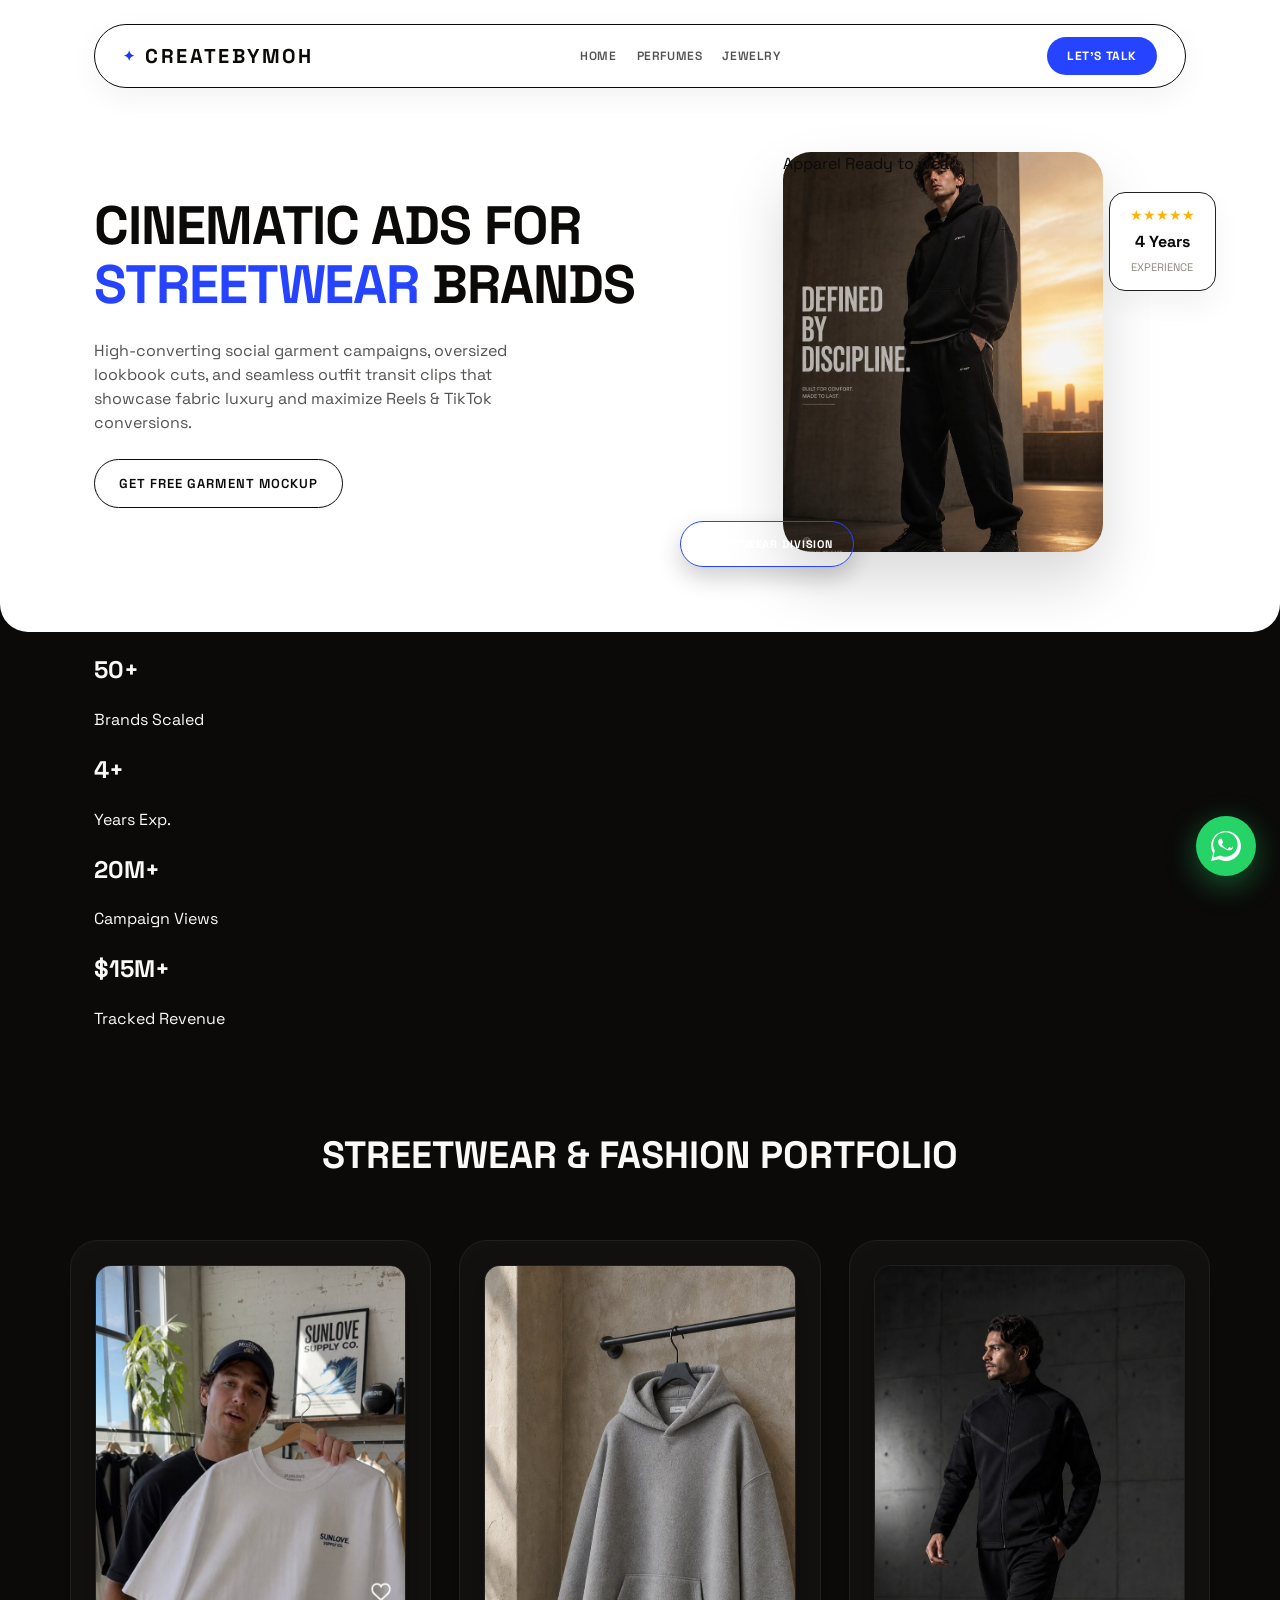
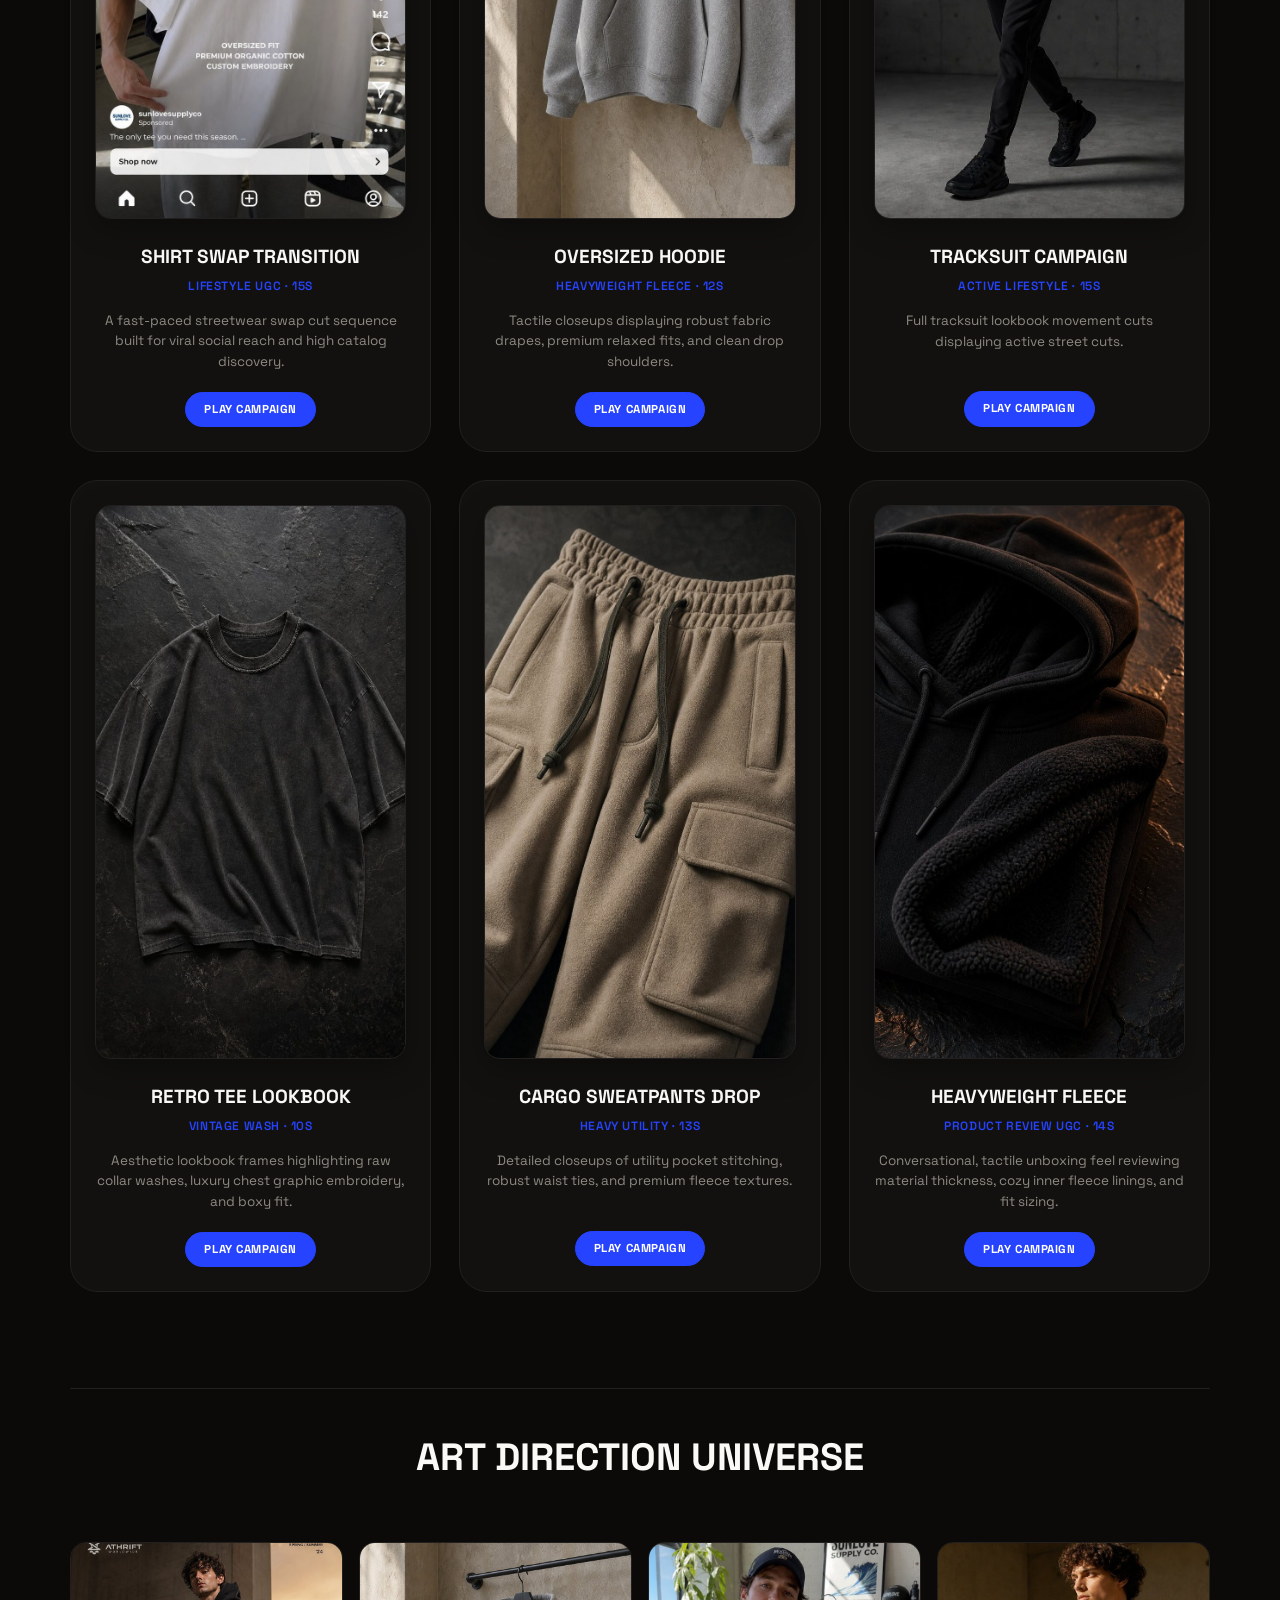
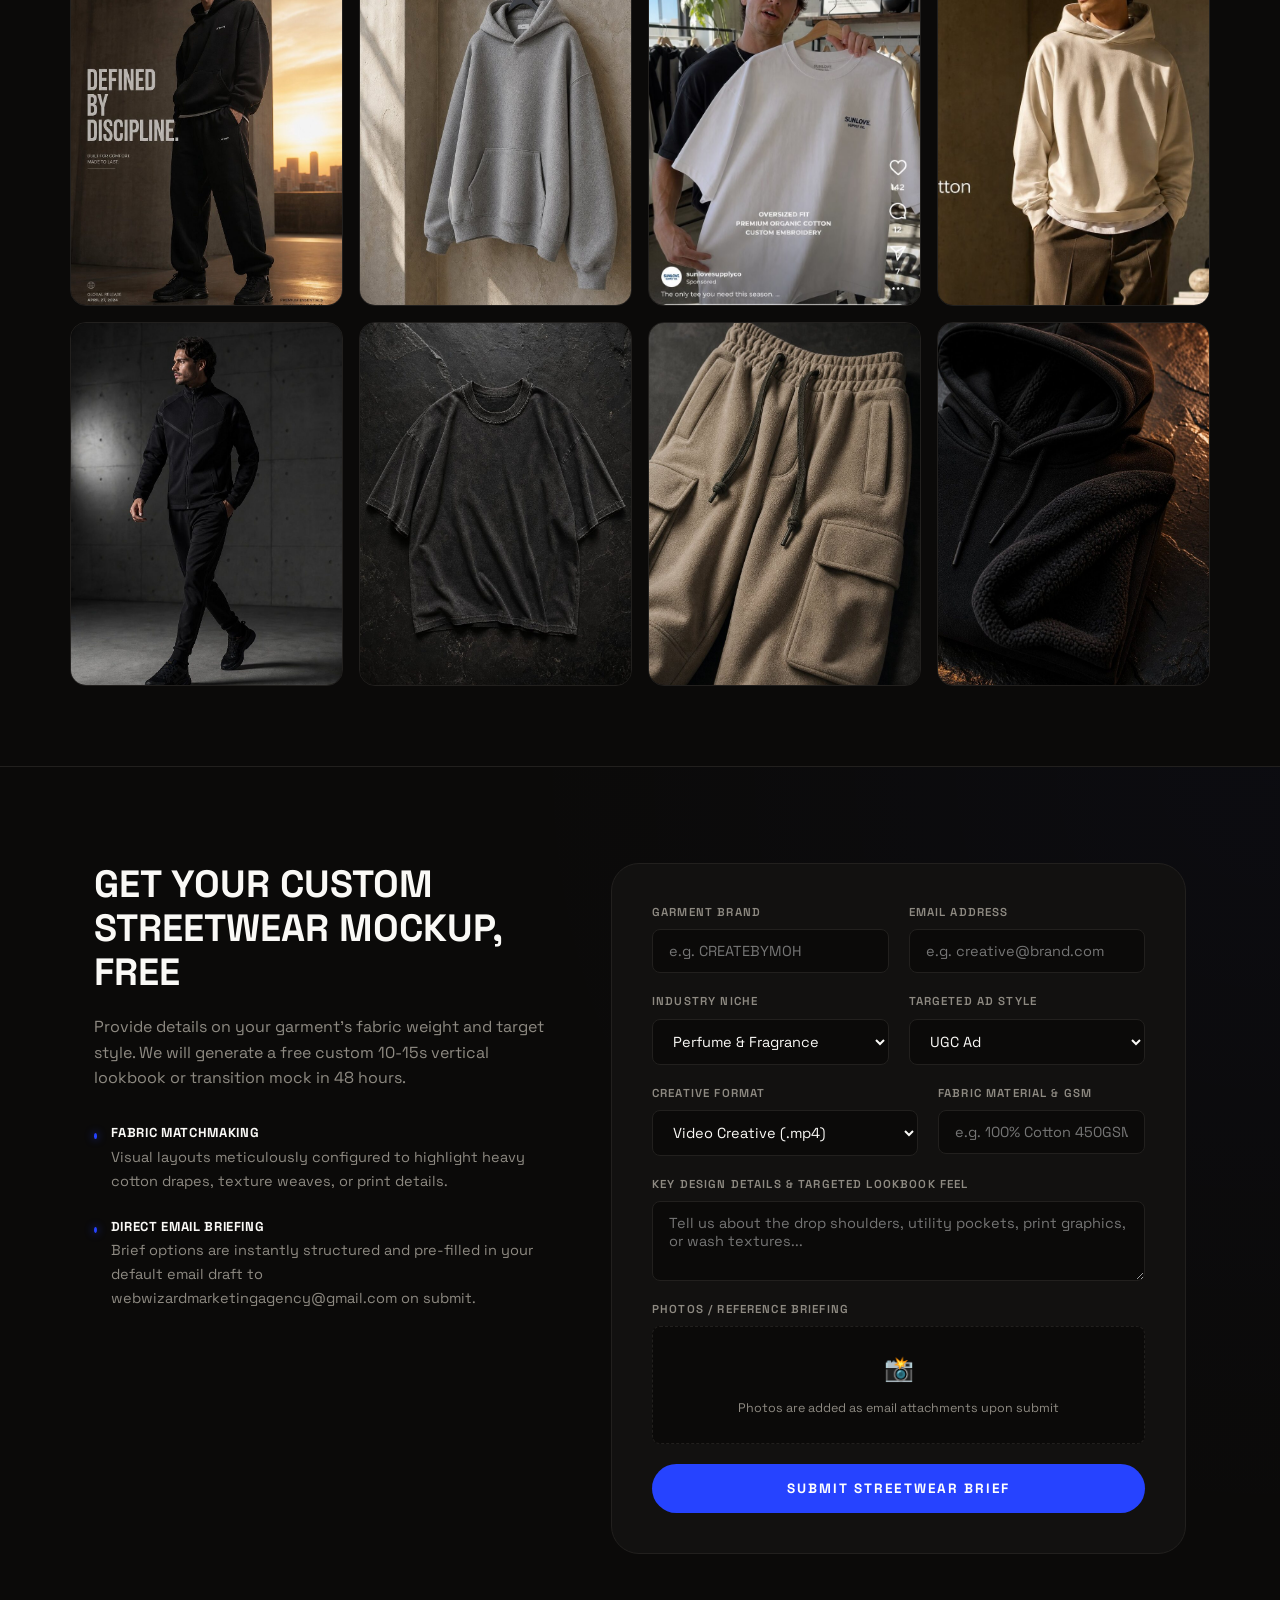
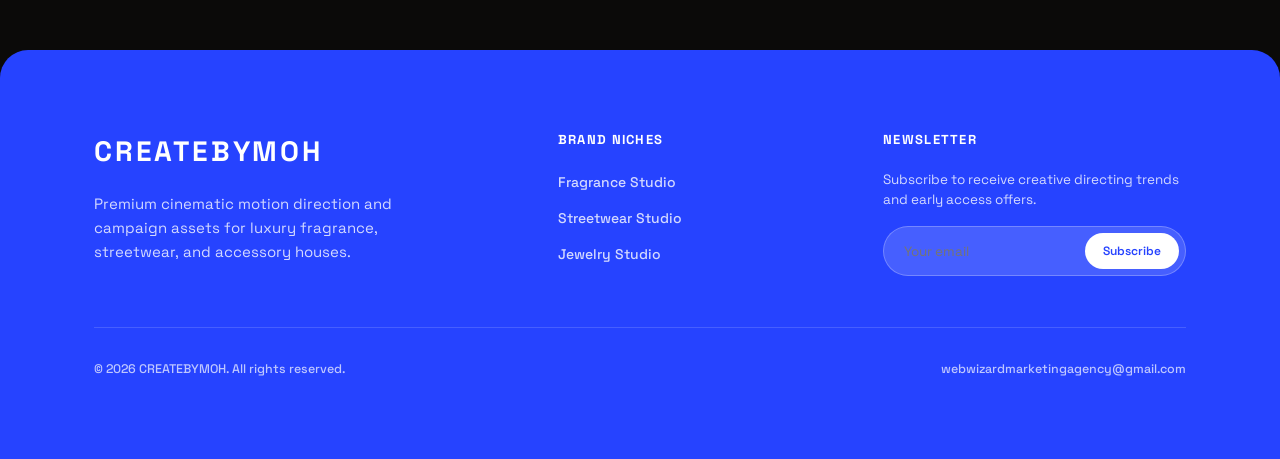
<file: streetwear.html>
<!DOCTYPE html>
<html lang="en">
<head>
<meta charset="UTF-8">
<meta name="viewport" content="width=device-width, initial-scale=1.0">
<title>CREATEBYMOH — Streetwear & Fashion Video Ad Portfolio</title>
<link rel="preconnect" href="https://fonts.googleapis.com">
<link rel="preconnect" href="https://fonts.gstatic.com" crossorigin>
<link rel="dns-prefetch" href="https://fonts.gstatic.com">
<link rel="preload" as="image" href="thumbs/streetwear-main.jpg" fetchpriority="high">
<link href="https://fonts.googleapis.com/css2?family=Space+Grotesk:wght@400;500;600;700&family=Source+Serif+4:ital,wght@0,300;0,400;0,500;0,600;1,300;1,400&family=IBM+Plex+Mono:wght@400;500&display=swap" rel="stylesheet">
<style>
  :root{
    --bg-hero: #FFFFFF;
    --bg: #0B0A09;
    --bg-card: #121110;
    --accent: #2643FF; /* Premium Electric Cobalt Blue */
    --accent-dark: #1A3BF5;
    --ink-dark: #0B0A09;
    --ink-light: #FAF9F6;
    --muted: #8E8A82;
    --line: #22201E;
    --radius: 16px;
    --radius-lg: 28px;
  }

  *{ box-sizing: border-box; }
  html{ scroll-behavior: smooth; }

  body{
    margin: 0;
    background: var(--bg);
    color: var(--ink-light);
    font-family: 'Space Grotesk', sans-serif;
    line-height: 1.5;
    -webkit-font-smoothing: antialiased;
  }

  a{ color: inherit; text-decoration: none; }
  .wrap{ max-width: 1140px; margin: 0 auto; padding: 0 24px; }

  /* ---------- HERO BLOCK (White Background block rounding down) ---------- */
  .hero-block {
    background: var(--bg-hero);
    color: var(--ink-dark);
    border-bottom-left-radius: var(--radius-lg);
    border-bottom-right-radius: var(--radius-lg);
    padding-bottom: 80px;
    position: relative;
    overflow: hidden;
  }
  
  nav.hero-nav {
    display: flex; align-items: center; justify-content: space-between;
    padding: 12px 28px;
    margin-top: 24px;
    background: rgba(255, 255, 255, 0.92);
    backdrop-filter: blur(12px);
    border: 1px solid var(--ink-dark);
    color: var(--ink-dark);
    border-radius: 100px;
    box-shadow: 0 10px 30px rgba(0,0,0,0.05);
    z-index: 10;
  }
  .brand{
    font-weight: 700; font-size: 20px; letter-spacing: 0.12em;
    display: flex; align-items: center; gap: 8px;
    text-transform: uppercase;
    color: var(--ink-dark);
  }
  .brand .star-icon{ color: var(--accent-dark); font-size: 14px; animation: rotate-star 8s linear infinite; }
  @keyframes rotate-star { 0% { transform: rotate(0deg); } 100% { transform: rotate(360deg); } }
  
  .nav-links{ display: flex; align-items: center; gap: 20px; }
  .nav-link{ font-size: 12px; font-weight: 600; letter-spacing: 0.05em; text-transform: uppercase; color: rgba(11,10,9,0.7); transition: color 0.15s ease; }
  .nav-link:hover{ color: var(--ink-dark); }
  
  .nav-cta{ font-size: 12px; font-weight: 700; letter-spacing: 0.05em; text-transform: uppercase; background: var(--accent); color: #fff; padding: 10px 20px; border-radius: 100px; transition: transform 0.2s ease, background 0.2s ease; }
  .nav-cta:hover{ background: var(--accent-dark); color: #fff; transform: translateY(-1px); }

  header.hero { padding-top: 64px; }
  .hero-grid { display: grid; grid-template-columns: 1.15fr 1fr; gap: 48px; align-items: center; }
  .hero-left { display: flex; flex-direction: column; gap: 24px; }
  .hero-left h1 { font-size: clamp(32px, 4.8vw, 54px); font-weight: 700; line-height: 1.1; letter-spacing: -0.02em; margin: 0; color: var(--ink-dark); text-transform: uppercase; }
  .hero-left h1 span { color: var(--accent); }
  .hero-left .sub { font-size: 16px; color: rgba(11,10,9,0.7); max-width: 44ch; margin: 0; line-height: 1.5; }
  .hero-left .btn-secondary { font-weight: 600; text-transform: uppercase; letter-spacing: 0.08em; color: var(--ink-dark); border: 1px solid var(--ink-dark); padding: 14px 24px; border-radius: 100px; font-size: 13px; align-self: flex-start; transition: all 0.2s ease; }
  .hero-left .btn-secondary:hover { background: var(--ink-dark); color: #fff; }

  .hero-right-visual { position: relative; display: flex; justify-content: center; align-items: center; }
  .hero-main-img { width: 320px; height: 400px; border-radius: var(--radius-lg); background-size: cover; background-position: center; background-image: url('thumbs/streetwear-main.jpg'); position: relative; box-shadow: 0 30px 60px rgba(0,0,0,0.15); }
  .hero-badge-overlay { position: absolute; bottom: -15px; left: -20px; background: var(--bg-dark); color: #fff; padding: 14px 20px; border-radius: 100px; font-size: 11px; font-weight: 700; text-transform: uppercase; letter-spacing: 0.08em; box-shadow: 0 10px 25px rgba(0,0,0,0.2); border: 1px solid var(--accent); }
  
  .experience-tag { position: absolute; top: 40px; right: -30px; background: #fff; border: 1px solid var(--line); padding: 12px 20px; border-radius: var(--radius); text-align: center; box-shadow: 0 15px 30px rgba(0,0,0,0.05); }
  .experience-tag .stars { color: #FFB300; font-size: 14px; margin-bottom: 4px; }
  .experience-tag b { font-size: 16px; display: block; color: var(--ink-dark); }
  .experience-tag span { font-size: 11px; color: var(--muted); text-transform: uppercase; }

  /* ---------- CAMPAIGNS ---------- */
  section.campaigns { padding: 96px 0; }
  .campaigns-head { text-align: center; margin-bottom: 56px; }
  .campaigns-head h2 { font-size: 38px; font-weight: 700; text-transform: uppercase; margin: 0; }
  .campaigns-grid { display: grid; grid-template-columns: repeat(3, 1fr); gap: 28px; }
  
  .campaign-card { background: var(--bg-card); border: 1px solid var(--line); border-radius: var(--radius-lg); padding: 24px; text-align: center; position: relative; cursor: pointer; transition: all 0.25s cubic-bezier(0.16, 1, 0.3, 1); }
  .campaign-card:hover { border-color: var(--accent); transform: translateY(-6px); box-shadow: 0 20px 40px rgba(0,0,0,0.5); }
  
  .campaign-avatar-holder { width: 100%; aspect-ratio: 9/16; border-radius: var(--radius); margin: 0 auto 24px; overflow: hidden; border: 1px solid var(--line); position: relative; box-shadow: 0 10px 30px rgba(0,0,0,0.3); transition: transform 0.2s ease; }
  .campaign-card:hover .campaign-avatar-holder { border-color: var(--accent); transform: scale(1.02); }
  .campaign-avatar-video { width: 100%; height: 100%; object-fit: cover; }
  
  .campaign-card h3 { font-size: 19px; font-weight: 700; margin: 0 0 6px; text-transform: uppercase; }
  .campaign-card .sub-type { font-size: 12px; font-weight: 600; color: var(--accent); text-transform: uppercase; letter-spacing: 0.05em; display: block; margin-bottom: 16px; }
  .campaign-card p { font-size: 13.5px; color: var(--muted); margin: 0 0 20px; line-height: 1.5; min-height: 60px; }
  .campaign-card .play-btn { font-size: 11.5px; font-weight: 700; text-transform: uppercase; letter-spacing: 0.05em; background: var(--accent); border: 1px solid var(--accent); color: #fff; padding: 8px 18px; border-radius: 100px; display: inline-flex; align-items: center; gap: 6px; transition: all 0.2s ease; }
  .campaign-card:hover .play-btn { background: #fff; color: var(--ink-dark); border-color: #fff; }

  /* ---------- GALLERY / ART PORTFOLIO (Showcasing all 23 streetwear images!) ---------- */
  section.gallery { padding: 40px 0 80px; border-top: 1px solid var(--line); }
  .gallery-grid { display: grid; grid-template-columns: repeat(4, 1fr); gap: 16px; margin-top: 40px; }
  .gallery-item { aspect-ratio: 3/4; border-radius: var(--radius); overflow: hidden; position: relative; border: 1px solid var(--line); cursor: pointer; }
  .gallery-item-img { width: 100%; height: 100%; background-size: cover; background-position: center; transition: transform 0.4s cubic-bezier(0.16, 1, 0.3, 1); }
  .gallery-item:hover .gallery-item-img { transform: scale(1.08); }
  .gallery-item-img img { width: 100%; height: 100%; object-fit: cover; display: block; }
  .gallery-overlay { position: absolute; top: 0; left: 0; width: 100%; height: 100%; background: linear-gradient(to top, rgba(11,10,9,0.9) 0%, rgba(11,10,9,0.3) 60%, transparent 100%); opacity: 0; transition: opacity 0.3s ease; display: flex; flex-direction: column; justify-content: flex-end; padding: 20px; }
  .gallery-item:hover .gallery-overlay { opacity: 1; }
  .gallery-overlay b { font-family: 'Source Serif 4', Georgia, serif; font-size: 15px; color: #fff; font-weight: 400; }
  .gallery-overlay span { font-size: 11px; color: var(--accent); letter-spacing: 0.05em; margin-top: 4px; text-transform: uppercase; }

  /* ---------- BRIEF REQUEST FORM ---------- */
  section.brief-section{ padding: 96px 0; border-top: 1px solid var(--line); background: radial-gradient(circle at top right, rgba(38, 67, 255, 0.03), transparent 50%); }
  .brief-grid { display: grid; grid-template-columns: 1fr 1.2fr; gap: 64px; align-items: flex-start; }
  .brief-info h2 { font-size: 38px; font-weight: 700; margin: 0 0 20px; line-height: 1.15; text-transform: uppercase; }
  .brief-info p { color: var(--muted); font-size: 16px; margin-bottom: 32px; line-height: 1.6; }
  
  .luxury-perks { display: flex; flex-direction: column; gap: 24px; }
  .perk { display: flex; align-items: flex-start; gap: 14px; }
  .perk-bullet { width: 6px; height: 6px; border-radius: 50%; background: var(--accent); margin-top: 10px; box-shadow: 0 0 8px var(--accent); }
  .perk-text b { display: block; font-size: 13px; text-transform: uppercase; letter-spacing: 0.05em; color: var(--ink-light); margin-bottom: 2px; }
  .perk-text span { font-size: 14.5px; color: var(--muted); }

  .brief-form-card { background: var(--bg-card); border: 1px solid var(--line); border-radius: var(--radius-lg); padding: 40px; }
  .brief-form { display: flex; flex-direction: column; gap: 20px; }
  .form-row { display: grid; grid-template-columns: 1fr 1fr; gap: 20px; }
  .form-group { display: flex; flex-direction: column; gap: 8px; }
  .form-group label { font-size: 11.5px; font-weight: 600; text-transform: uppercase; letter-spacing: 0.1em; color: var(--muted); }
  .form-group input, .form-group select, .form-group textarea { background: var(--bg); border: 1px solid var(--line); border-radius: 8px; padding: 12px 16px; color: var(--ink-light); font-family: inherit; font-size: 14.5px; transition: border-color 0.2s ease; }
  .form-group input:focus, .form-group select:focus, .form-group textarea:focus { border-color: var(--accent); outline: none; }
  
  .file-drop-area { border: 1px dashed var(--line); border-radius: 8px; padding: 24px; text-align: center; background: var(--bg); cursor: pointer; transition: border-color 0.2s ease; }
  .file-drop-area:hover { border-color: var(--accent); }
  .file-drop-area .icon { font-size: 24px; margin-bottom: 8px; display: block; }
  .file-drop-area span { font-size: 12.5px; color: var(--muted); }
  .file-drop-area input[type="file"] { display: none; }

  .brief-submit-btn { font-family: 'Space Grotesk', sans-serif; font-weight: 700; text-transform: uppercase; letter-spacing: 0.15em; background: var(--accent); color: #fff; border: none; border-radius: 100px; padding: 16px; font-size: 13.5px; cursor: pointer; transition: background 0.2s ease, transform 0.2s ease; display: flex; align-items: center; justify-content: center; gap: 8px; }
  .brief-submit-btn:hover { background: #fff; color: var(--ink-dark); transform: translateY(-1px); }

  .form-success-panel { text-align: center; padding: 20px 0; display: none; }
  .form-success-panel .icon { font-size: 48px; color: var(--accent); margin-bottom: 16px; display: block; }
  .form-success-panel h3 { font-size: 24px; margin: 0 0 8px; font-weight: 600; text-transform: uppercase; }
  .form-success-panel p { color: var(--muted); font-size: 15px; margin: 0; }

  /* ---------- FOOTER ---------- */
  .footer-block { background: var(--accent); color: #fff; border-top-left-radius: var(--radius-lg); border-top-right-radius: var(--radius-lg); padding: 80px 0; }
  .footer-grid { display: grid; grid-template-columns: 1.5fr 1fr 1fr; gap: 48px; margin-bottom: 48px; }
  .footer-logo { font-size: 28px; font-weight: 700; text-transform: uppercase; letter-spacing: 0.1em; display: block; margin-bottom: 20px; color: #fff; }
  .footer-desc { font-size: 15px; color: rgba(255,255,255,0.8); max-width: 32ch; line-height: 1.6; }
  .footer-col h5 { font-size: 13px; font-weight: 700; text-transform: uppercase; letter-spacing: 0.1em; margin: 0 0 20px; color: #fff; }
  .footer-col ul { list-style: none; padding: 0; margin: 0; display: flex; flex-direction: column; gap: 12px; }
  .footer-col ul a { font-size: 14px; color: rgba(255,255,255,0.8); transition: color 0.2s; font-weight: 500; }
  .footer-col ul a:hover { color: #fff; }
  .footer-newsletter { display: flex; flex-direction: column; gap: 16px; }
  .footer-newsletter h5 { font-size: 13px; font-weight: 700; text-transform: uppercase; letter-spacing: 0.1em; margin: 0; color: #fff; }
  .newsletter-row { display: flex; gap: 10px; background: rgba(255,255,255,0.15); border-radius: 100px; padding: 6px; border: 1px solid rgba(255,255,255,0.25); }
  .newsletter-row input { background: none; border: none; outline: none; padding-left: 14px; color: #fff; font-family: inherit; font-size: 13.5px; flex-grow: 1; }
  .newsletter-row button { background: #fff; color: var(--accent); border: none; border-radius: 100px; padding: 10px 18px; font-family: inherit; font-size: 12px; font-weight: 600; cursor: pointer; transition: background 0.2s; }
  .newsletter-row button:hover { background: #FAF9F6; }
  .footer-bottom { border-top: 1px solid rgba(255,255,255,0.15); padding-top: 32px; display: flex; justify-content: space-between; align-items: center; font-size: 12.5px; color: rgba(255,255,255,0.7); font-weight: 500; }

  /* ---------- WHATSAPP FLOATING BUTTON (Persuasive call track) ---------- */
  .whatsapp-float {
    position: fixed;
    bottom: 24px; right: 24px;
    background-color: #25D366;
    color: #fff;
    border-radius: 50%;
    width: 60px; height: 60px;
    display: flex; align-items: center; justify-content: center;
    box-shadow: 0 8px 30px rgba(37, 211, 102, 0.4);
    z-index: 999;
    transition: transform 0.25s cubic-bezier(0.175, 0.885, 0.32, 1.275), background-color 0.2s;
    animation: wa-pulse 2s infinite alternate;
  }
  .whatsapp-float:hover { transform: scale(1.1) translateY(-2px); background-color: #20BA5A; }
  .whatsapp-icon { width: 30px; height: 32px; fill: currentColor; }
  @keyframes wa-pulse { 0% { box-shadow: 0 8px 24px rgba(37, 211, 102, 0.4); } 100% { box-shadow: 0 12px 36px rgba(37, 211, 102, 0.7); } }

  /* ---------- INTERACTIVE UGC PLAYER MODAL ---------- */
  .ugc-modal { position: fixed; top: 0; left: 0; width: 100%; height: 100%; z-index: 1000; display: none; align-items: center; justify-content: center; opacity: 0; transition: opacity 0.3s ease; }
  .ugc-modal.active { display: flex; opacity: 1; }
  .ugc-modal-overlay { position: absolute; top: 0; left: 0; width: 100%; height: 100%; background: rgba(11, 10, 9, 0.94); backdrop-filter: blur(10px); }
  .ugc-modal-container { position: relative; z-index: 1001; display: flex; flex-direction: column; align-items: center; width: 100%; max-width: 375px; padding: 10px; box-sizing: border-box; transform: scale(0.9) translateY(20px); transition: transform 0.35s cubic-bezier(0.34, 1.56, 0.64, 1); }
  .ugc-modal.active .ugc-modal-container { transform: scale(1) translateY(0); }
  .ugc-close-btn { position: absolute; top: -50px; right: 10px; background: none; border: none; color: #fff; font-size: 32px; cursor: pointer; transition: transform 0.2s ease, background 0.2s ease; display: flex; align-items: center; justify-width: 40px; height: 40px; border-radius: 50%; background: rgba(255,255,255,0.06); }
  .ugc-close-btn:hover { transform: rotate(90deg) scale(1.1); background: rgba(255,255,255,0.15); }
  .ugc-phone { width: 100%; aspect-ratio: 9/19.5; max-height: 82vh; background: #000; border-radius: 40px; box-shadow: 0 25px 60px -15px rgba(0,0,0,0.9), 0 0 0 10px #1d1b18; border: 4px solid #3c3935; overflow: hidden; position: relative; display: flex; flex-direction: column; }
  .phone-island { position: absolute; top: 12px; left: 50%; transform: translateX(-50%); width: 110px; height: 26px; background: #000; border-radius: 20px; z-index: 10; box-shadow: inset 0 1px 1px rgba(255,255,255,0.1); }
  .ugc-viewport { width: 100%; height: 100%; position: relative; overflow: hidden; background: #000; display: flex; flex-direction: column; justify-content: space-between; user-select: none; }
  .ugc-video-element { position: absolute; top: 0; left: 0; width: 100%; height: 100%; object-fit: cover; z-index: 2; background: #000; }
  .ugc-play-overlay { position: absolute; top: 0; left: 0; width: 100%; height: 100%; z-index: 5; display: flex; align-items: center; justify-content: center; background: rgba(0,0,0,0); cursor: pointer; opacity: 0; transition: opacity 0.25s ease, background-color 0.25s ease; }
  .ugc-phone.paused .ugc-play-overlay { opacity: 1; background: rgba(0,0,0,0.35); }
  .ugc-play-icon { width: 64px; height: 64px; background: rgba(255, 255, 255, 0.95); border-radius: 50%; display: flex; align-items: center; justify-content: center; box-shadow: 0 8px 24px rgba(0,0,0,0.4); transform: scale(0.8); transition: transform 0.25s cubic-bezier(0.175, 0.885, 0.32, 1.275); }
  .ugc-phone.paused .ugc-play-icon { transform: scale(1); }
  .ugc-play-icon::after { content: ''; width: 0; height: 0; border-top: 12px solid transparent; border-bottom: 12px solid transparent; border-left: 20px solid var(--accent); margin-left: 5px; }
  .ugc-top-bar { position: relative; z-index: 6; display: flex; justify-content: space-between; align-items: center; padding: 18px 24px 10px; color: #fff; font-family: -apple-system, BlinkMacSystemFont, "Segoe UI", Roboto, sans-serif; font-weight: 600; font-size: 13px; text-shadow: 0 1px 2px rgba(0,0,0,0.5); }
  .ugc-sim-icons { display: flex; align-items: center; gap: 4px; }
  .ugc-sim-icons svg { width: 14px; height: 14px; color: #fff; }
  .ugc-progress-container { position: absolute; top: 50px; left: 16px; right: 16px; height: 3px; background: rgba(255,255,255,0.25); border-radius: 10px; z-index: 6; }
  .ugc-progress-bar { width: 0%; height: 100%; background: var(--accent); box-shadow: 0 0 8px var(--accent); border-radius: 10px; transition: width 0.1s linear; }
  .ugc-sidebar { position: absolute; right: 12px; bottom: 120px; z-index: 6; display: flex; flex-direction: column; gap: 18px; align-items: center; }
  .ugc-action-btn { display: flex; flex-direction: column; align-items: center; cursor: pointer; transition: transform 0.15s ease; }
  .ugc-action-btn:hover { transform: scale(1.1); }
  .ugc-action-btn .heart-icon, .ugc-action-btn .comment-icon, .ugc-action-btn .share-icon { width: 42px; height: 42px; background: rgba(20, 18, 17, 0.65); border: 1px solid rgba(255, 255, 255, 0.15); border-radius: 50%; display: flex; align-items: center; justify-content: center; font-size: 18px; backdrop-filter: blur(4px); box-shadow: 0 4px 10px rgba(0,0,0,0.3); transition: background-color 0.2s ease, border-color 0.2s ease; }
  .ugc-action-btn .heart-icon.liked { animation: heart-pop 0.35s cubic-bezier(0.175, 0.885, 0.32, 1.275) forwards; background: var(--accent); border-color: var(--accent); }
  .ugc-action-btn .count { font-size: 11px; color: #fff; font-weight: 500; margin-top: 4px; text-shadow: 0 1px 2px rgba(0,0,0,0.6); }
  .ugc-disc-container { margin-top: 4px; }
  .ugc-disc { font-size: 26px; animation: rotate-disc 4s linear infinite; animation-play-state: paused; filter: drop-shadow(0 2px 4px rgba(0,0,0,0.5)); }
  .ugc-phone.playing .ugc-disc { animation-play-state: running; }

  /* ---------- MOBILE STYLING FIXES (Strict alignment / zero overlap) ---------- */
  @media (max-width: 768px){
    /* Navbar compact visible fixes */
    nav.hero-nav {
      padding: 8px 16px;
      margin-top: 12px;
      flex-direction: row;
      justify-content: space-between;
    }
    .brand { font-size: 15px; letter-spacing: 0.08em; }
    .nav-links { gap: 10px; }
    .nav-link { font-size: 10.5px; font-weight: 700; }
    .nav-cta { display: none; }

    /* Hero section layouts */
    .hero-grid { grid-template-columns: 1fr; gap: 40px; text-align: center; }
    .hero-left { align-items: center; }
    .hero-left h1 { text-align: center; font-size: 34px; line-height: 1.1; }
    .hero-left .sub { max-width: 100%; font-size: 14.5px; }
    .hero-left .btn-secondary { align-self: center; }
    .hero-right-visual { margin-top: 24px; }
    .hero-main-img { width: 280px; height: 350px; }
    .experience-tag { right: -10px; top: 10px; padding: 8px 14px; }
    .experience-tag b { font-size: 13px; }
    .experience-tag span { font-size: 10px; }
    .hero-badge-overlay { bottom: -10px; left: -10px; padding: 10px 16px; font-size: 9.5px; }
    .float-pill { font-size: 10px; padding: 6px 12px; }

    /* Form responsiveness card fixes */
    .form-row { grid-template-columns: 1fr; gap: 12px; }
    .brief-form-card { padding: 24px 20px; }
    .brief-submit-btn { width: 100%; padding: 14px; }

    /* Campaigns list stacks */
    .campaigns-grid, .gallery-grid, .brief-grid { grid-template-columns: 1fr; gap: 20px; }
    .campaign-card { padding: 20px; }
    .campaign-avatar-holder { width: 100%; max-width: 260px; margin: 0 auto 20px; }
    .campaign-card .play-btn { width: 100%; justify-content: center; }

    .footer-grid { grid-template-columns: 1fr; gap: 32px; text-align: center; }
    .footer-logo, .footer-desc { align-self: center; margin: 0 auto; }
    .newsletter-row { max-width: 320px; margin: 0 auto; }
    .footer-bottom { flex-direction: column; gap: 12px; text-align: center; }
    .whatsapp-float { width: 52px; height: 52px; bottom: 16px; right: 16px; }
    .whatsapp-icon { width: 26px; height: 26px; }
  }
</style>
</head>
<body>

<!-- ---------- HERO BLOCK ---------- -->
<div class="hero-block">
  <div class="wrap">
    <nav class="hero-nav">
      <div class="brand"><span class="star-icon">✦</span>CREATEBYMOH</div>
      <div class="nav-links">
        <a href="index.html" class="nav-link">Home</a>
        <a href="perfumes.html" class="nav-link">Perfumes</a>
        <a href="jewelry.html" class="nav-link">Jewelry</a>
      </div>
      <a class="nav-cta" href="#request-sample">Let's Talk</a>
    </nav>

    <header class="hero">
      <div class="hero-grid">
        <div class="hero-left">
          <h1>Cinematic Ads for<br><span>Streetwear</span> Brands</h1>
          <p class="sub">High-converting social garment campaigns, oversized lookbook cuts, and seamless outfit transit clips that showcase fabric luxury and maximize Reels & TikTok conversions.</p>
          <a class="btn-secondary" href="#request-sample">Get Free Garment Mockup</a>
        </div>

        <div class="hero-right-visual">
          <div class="hero-main-img">
            <div class="bottle-floating-action">
              <span class="float-pill green">Apparel</span>
              <span class="float-pill black">Ready to wear</span>
            </div>
          </div>
          <div class="experience-tag">
            <div class="stars">★★★★★</div>
            <b>4 Years</b>
            <span>Experience</span>
          </div>
          <div class="hero-badge-overlay">STREETWEAR DIVISION</div>
        </div>
      </div>
    </header>
  </div>
</div>

<!-- ---------- STATS BAR (Updated Copy to Look Highly Realistic) ---------- -->
<div class="stats-bar">
  <div class="wrap stats-grid">
    <div class="stat-item">
      <h2>50+</h2>
      <span>Brands Scaled</span>
    </div>
    <div class="stat-item">
      <h2>4+</h2>
      <span>Years Exp.</span>
    </div>
    <div class="stat-item">
      <h2>20M+</h2>
      <span>Campaign Views</span>
    </div>
    <div class="stat-item">
      <h2>$15M+</h2>
      <span>Tracked Revenue</span>
    </div>
  </div>
</div>

<!-- ---------- PORTFOLIO CAMPAIGNS (9:16) ---------- -->
<section id="campaigns" class="campaigns wrap">
  <div class="campaigns-head">
    <h2>Streetwear & Fashion Portfolio</h2>
  </div>

  <div class="campaigns-grid">
    <div class="campaign-card" data-sample="shirt-swap">
      <div class="campaign-avatar-holder">
        <video class="campaign-avatar-video" autoplay muted loop playsinline preload="none" poster="thumbs/streetwear-shirt-swap.jpg">
          <source src="videos/streetwear/shirt-swap.mp4" type="video/mp4">
        </video>
      </div>
      <h3>Shirt Swap Transition</h3>
      <span class="sub-type">Lifestyle UGC · 15s</span>
      <p>A fast-paced streetwear swap cut sequence built for viral social reach and high catalog discovery.</p>
      <span class="play-btn">Play Campaign</span>
    </div>

    <div class="campaign-card" data-sample="hoodie-lookbook">
      <div class="campaign-avatar-holder">
        <video class="campaign-avatar-video" autoplay muted loop playsinline preload="none" poster="thumbs/streetwear-hoodie.jpg">
          <source src="videos/streetwear/hoodie-lookbook.mp4" type="video/mp4">
        </video>
      </div>
      <h3>Oversized Hoodie</h3>
      <span class="sub-type">Heavyweight Fleece · 12s</span>
      <p>Tactile closeups displaying robust fabric drapes, premium relaxed fits, and clean drop shoulders.</p>
      <span class="play-btn">Play Campaign</span>
    </div>

    <div class="campaign-card" data-sample="tracksuit">
      <div class="campaign-avatar-holder">
        <video class="campaign-avatar-video" autoplay muted loop playsinline preload="none" poster="thumbs/streetwear-tracksuit.jpg">
          <source src="videos/streetwear/tracksuit.mp4" type="video/mp4">
        </video>
      </div>
      <h3>Tracksuit Campaign</h3>
      <span class="sub-type">Active Lifestyle · 15s</span>
      <p>Full tracksuit lookbook movement cuts displaying active street cuts.</p>
      <span class="play-btn">Play Campaign</span>
    </div>

    <div class="campaign-card" data-sample="retro-tee">
      <div class="campaign-avatar-holder">
        <video class="campaign-avatar-video" autoplay muted loop playsinline preload="none" poster="thumbs/streetwear-retro-tee.jpg">
          <source src="videos/streetwear/retro-tee.mp4" type="video/mp4">
        </video>
      </div>
      <h3>Retro Tee Lookbook</h3>
      <span class="sub-type">Vintage Wash · 10s</span>
      <p>Aesthetic lookbook frames highlighting raw collar washes, luxury chest graphic embroidery, and boxy fit.</p>
      <span class="play-btn">Play Campaign</span>
    </div>

    <div class="campaign-card" data-sample="cargo-sweatpants">
      <div class="campaign-avatar-holder">
        <video class="campaign-avatar-video" autoplay muted loop playsinline preload="none" poster="thumbs/streetwear-cargo-sweatpants.jpg">
          <source src="videos/streetwear/cargo-sweatpants.mp4" type="video/mp4">
        </video>
      </div>
      <h3>Cargo Sweatpants Drop</h3>
      <span class="sub-type">Heavy Utility · 13s</span>
      <p>Detailed closeups of utility pocket stitching, robust waist ties, and premium fleece textures.</p>
      <span class="play-btn">Play Campaign</span>
    </div>

    <div class="campaign-card" data-sample="heavyweight-fleece">
      <div class="campaign-avatar-holder">
        <video class="campaign-avatar-video" autoplay muted loop playsinline preload="none" poster="thumbs/streetwear-heavyweight-fleece.jpg">
          <source src="videos/streetwear/heavyweight-fleece.mp4" type="video/mp4">
        </video>
      </div>
      <h3>Heavyweight Fleece</h3>
      <span class="sub-type">Product review UGC · 14s</span>
      <p>Conversational, tactile unboxing feel reviewing material thickness, cozy inner fleece linings, and fit sizing.</p>
      <span class="play-btn">Play Campaign</span>
    </div>
  </div>
</section>

<!-- ---------- GALLERY / ART PORTFOLIO (Curated optimized showcase) ---------- -->
<section id="gallery" class="gallery wrap">
  <div class="campaigns-head">
    <h2>Art Direction Universe</h2>
  </div>
  <div class="gallery-grid">
    <div class="gallery-item"><div class="gallery-item-img"><img src="thumbs/streetwear-main.jpg" alt="Lookbook Main ad concept" loading="lazy" decoding="async"></div><div class="gallery-overlay"><b>Streetwear Concept</b><span>Lookbook Main</span></div></div>
    <div class="gallery-item"><div class="gallery-item-img"><img src="thumbs/streetwear-hoodie.jpg" alt="Oversized Hoodie ad concept" loading="lazy" decoding="async"></div><div class="gallery-overlay"><b>Streetwear Concept</b><span>Oversized Hoodie</span></div></div>
    <div class="gallery-item"><div class="gallery-item-img"><img src="thumbs/streetwear-shirt-swap.jpg" alt="Shirt Swap Cut ad concept" loading="lazy" decoding="async"></div><div class="gallery-overlay"><b>Streetwear Concept</b><span>Shirt Swap Cut</span></div></div>
    <div class="gallery-item"><div class="gallery-item-img"><img src="thumbs/apparel-poster.jpg" alt="Apparel Campaign ad concept" loading="lazy" decoding="async"></div><div class="gallery-overlay"><b>Streetwear Concept</b><span>Apparel Campaign</span></div></div>
    <div class="gallery-item"><div class="gallery-item-img"><img src="thumbs/streetwear-tracksuit.jpg" alt="Tracksuit Motion ad concept" loading="lazy" decoding="async"></div><div class="gallery-overlay"><b>Streetwear Concept</b><span>Tracksuit Motion</span></div></div>
    <div class="gallery-item"><div class="gallery-item-img"><img src="thumbs/streetwear-retro-tee.jpg" alt="Retro Tee ad concept" loading="lazy" decoding="async"></div><div class="gallery-overlay"><b>Streetwear Concept</b><span>Retro Tee</span></div></div>
    <div class="gallery-item"><div class="gallery-item-img"><img src="thumbs/streetwear-cargo-sweatpants.jpg" alt="Cargo Sweatpants ad concept" loading="lazy" decoding="async"></div><div class="gallery-overlay"><b>Streetwear Concept</b><span>Cargo Sweatpants</span></div></div>
    <div class="gallery-item"><div class="gallery-item-img"><img src="thumbs/streetwear-heavyweight-fleece.jpg" alt="Heavyweight Fleece ad concept" loading="lazy" decoding="async"></div><div class="gallery-overlay"><b>Streetwear Concept</b><span>Heavyweight Fleece</span></div></div>
  </div>
</section>

<!-- ---------- BRIEF REQUEST FORM ---------- -->
<section id="request-sample" class="brief-section">
  <div class="wrap brief-grid">
    <div class="brief-info">
      <h2>Get your custom streetwear mockup, free</h2>
      <p>Provide details on your garment's fabric weight and target style. We will generate a free custom 10-15s vertical lookbook or transition mock in 48 hours.</p>
      <div class="luxury-perks">
        <div class="perk"><div class="perk-bullet"></div><div class="perk-text"><b>Fabric Matchmaking</b><span>Visual layouts meticulously configured to highlight heavy cotton drapes, texture weaves, or print details.</span></div></div>
        <div class="perk"><div class="perk-bullet"></div><div class="perk-text"><b>Direct email briefing</b><span>Brief options are instantly structured and pre-filled in your default email draft to webwizardmarketingagency@gmail.com on submit.</span></div></div>
      </div>
    </div>

    <div class="brief-form-card">
      <form id="perfume-brief-form" class="brief-form" onsubmit="handleBriefSubmit(event)">
        <div class="form-row">
          <div class="form-group"><label for="brand-name">Garment Brand</label><input type="text" id="brand-name" required placeholder="e.g. CREATEBYMOH"></div>
          <div class="form-group"><label for="contact-email">Email Address</label><input type="email" id="contact-email" required placeholder="e.g. creative@brand.com"></div>
        </div>
        <div class="form-row">
          <div class="form-group">
            <label for="niche-type">Industry Niche</label>
            <select id="niche-type" required onchange="toggleNicheInput(this)">
              <option value="Perfume & Fragrance">Perfume & Fragrance</option>
              <option value="Streetwear Clothing">Streetwear Clothing</option>
              <option value="Fine Jewelry">Fine Jewelry</option>
              <option value="Cosmetics & Skincare">Cosmetics & Skincare</option>
              <option value="Watches & Accessories">Watches & Accessories</option>
              <option value="Other">Other (Specify below)</option>
            </select>
          </div>
          <div class="form-group">
            <label for="ad-style">Targeted Ad Style</label>
            <select id="ad-style" required>
              <option value="UGC Ad">UGC Ad</option>
              <option value="Product-focused Base">Product-focused Ad</option>
              <option value="Product Review">Product Review Ad</option>
              <option value="Unboxing Style">Unboxing Style</option>
              <option value="Lifestyle & Aesthetic">Lifestyle & Aesthetic Ad</option>
            </select>
          </div>
        </div>

        <!-- Custom Niche specify field -->
        <div class="form-group" id="other-niche-group" style="display: none;">
          <label for="other-niche">Please Specify Niche</label>
          <input type="text" id="other-niche" placeholder="e.g. Luxury Footwear">
        </div>

        <div class="form-row">
          <div class="form-group">
            <label for="format-type">Creative Format</label>
            <select id="format-type" required>
              <option value="Video Creative (.mp4)">Video Creative (.mp4)</option>
              <option value="Image Ads Creative (.jpg/.png)">Image Ads Creative (.jpg/.png)</option>
            </select>
          </div>
          <div class="form-group"><label for="bottle-type">Fabric Material & GSM</label><input type="text" id="bottle-type" required placeholder="e.g. 100% Cotton 450GSM"></div>
        </div>
        <div class="form-group"><label for="scent-notes">Key Design Details & targeted lookbook feel</label><textarea id="scent-notes" rows="3" placeholder="Tell us about the drop shoulders, utility pockets, print graphics, or wash textures..."></textarea></div>
        <div class="form-group">
          <label>Photos / Reference Briefing</label>
          <div class="file-drop-area" onclick="document.getElementById('file-input').click()">
            <span class="icon">📸</span><span>Photos are added as email attachments upon submit</span>
            <input type="file" id="file-input" multiple accept="image/*">
          </div>
        </div>
        <button type="submit" class="brief-submit-btn"><span>Submit Streetwear Brief</span></button>
      </form>
      <div id="form-success" class="form-success-panel"><span class="icon">👑</span><h3>Brief Prepared</h3><p>Success! Your email client has been launched to forward the details directly to <strong>webwizardmarketingagency@gmail.com</strong>. Please attach your product photos and hit Send!</p></div>
    </div>
  </div>
</section>

<!-- ---------- ROYAL COBALT BLUE FOOTER ---------- -->
<footer class="footer-block">
  <div class="wrap">
    <div class="footer-grid">
      <div>
        <span class="footer-logo">CREATEBYMOH</span>
        <p class="footer-desc">Premium cinematic motion direction and campaign assets for luxury fragrance, streetwear, and accessory houses.</p>
      </div>
      <div class="footer-col">
        <h5>Brand Niches</h5>
        <ul>
          <li><a href="perfumes.html">Fragrance Studio</a></li>
          <li><a href="streetwear.html">Streetwear Studio</a></li>
          <li><a href="jewelry.html">Jewelry Studio</a></li>
        </ul>
      </div>
      <div class="footer-col">
        <h5>Newsletter</h5>
        <div class="footer-newsletter">
          <p style="font-size: 13.5px; color: rgba(255,255,255,0.8); margin: 0;">Subscribe to receive creative directing trends and early access offers.</p>
          <div class="newsletter-row"><input type="email" placeholder="Your email"><button>Subscribe</button></div>
        </div>
      </div>
    </div>
    <div class="footer-bottom"><span>© 2026 CREATEBYMOH. All rights reserved.</span><span>webwizardmarketingagency@gmail.com</span></div>
  </div>
</footer>

<!-- ---------- WHATSAPP FLOATING BUTTON ---------- -->
<a href="https://wa.me/2348164802777?text=Hi%20CREATEBYMOH%2C%20I%27m%20interested%20in%20a%20free%20custom%20ad%20campaign%20for%20my%20brand!%20" class="whatsapp-float" target="_blank" aria-label="Message CREATEBYMOH on WhatsApp" title="Chat on WhatsApp">
  <svg class="whatsapp-icon" viewBox="0 0 24 24">
    <path d="M.057 24l1.687-6.163c-1.041-1.804-1.588-3.849-1.587-5.946C.06 5.348 5.397.01 12.008.01c3.202.001 6.212 1.246 8.477 3.514 2.266 2.268 3.507 5.28 3.505 8.484-.004 6.657-5.34 11.997-11.953 11.997-2.005-.001-3.973-.502-5.753-1.454L0 24zm6.59-4.846c1.6.95 3.197 1.45 4.817 1.45 5.426 0 9.843-4.382 9.846-9.768.001-2.607-1.011-5.059-2.85-6.902C16.623 2.091 14.167 1.07 11.56 1.07 6.138 1.07 1.719 5.453 1.717 10.841c0 1.696.444 3.349 1.284 4.817L1.93 21.17l5.836-1.516z M16.947 13.916c-.29-.146-1.72-.85-1.986-.948-.266-.098-.46-.146-.653.146-.193.292-.748.948-.917 1.141-.17.194-.339.219-.63.073-.29-.147-1.226-.453-2.337-1.444-.864-.771-1.447-1.724-1.617-2.016-.17-.29-.018-.448.128-.593.13-.13.29-.34.435-.51.145-.17.193-.29.29-.485.097-.194.048-.364-.025-.51-.072-.147-.653-1.577-.894-2.16-.235-.568-.475-.49-.653-.495-.17-.005-.363-.006-.556-.006-.193 0-.507.073-.772.364-.266.292-1.014.992-1.014 2.422 0 1.43 1.039 2.81 1.184 3.003.145.194 2.044 1.583 4.95 2.809.691.291 1.23.465 1.65.602.695.22 1.328.19 1.827.114.557-.084 1.72-.703 1.962-1.383.242-.68.242-1.262.17-1.382-.073-.12-.266-.194-.557-.341z" />
  </svg>
</a>

<!-- ---------- INTERACTIVE UGC PLAYER MODAL ---------- -->
<div id="ugc-modal" class="ugc-modal">
  <div class="ugc-modal-overlay"></div>
  <div class="ugc-modal-container">
    <button class="ugc-close-btn" aria-label="Close Player">&times;</button>
    <div class="ugc-phone">
      <div class="phone-island"></div>
      <div class="ugc-viewport">
        <video id="ugc-video-element" class="ugc-video-element" playsinline loop></video>
        <div class="ugc-play-overlay"><div class="ugc-play-icon"></div></div>
        <div class="ugc-top-bar"><div class="ugc-sim-time">9:41</div>
          <div class="ugc-sim-icons">
            <svg class="battery" viewBox="0 0 24 24" stroke="currentColor" fill="none" stroke-width="2" style="width:16px; height:16px;"><rect x="2" y="7" width="14" height="10" rx="2"/><rect x="17" y="10" width="3" height="4" rx="1" fill="currentColor"/><rect x="4" y="9" width="8" height="6" fill="currentColor"/></svg>
          </div>
        </div>
        <div class="ugc-progress-container"><div class="ugc-progress-bar"></div></div>
        <div class="ugc-sidebar">
          <div class="ugc-action-btn" id="ugc-like-btn"><div class="heart-icon">❤️</div><span class="count" id="ugc-likes-count">14.2K</span></div>
          <div class="ugc-action-btn"><div class="comment-icon">💬</div><span class="count">248</span></div>
          <div class="ugc-action-btn"><div class="share-icon">🔗</div><span class="count">832</span></div>
          <div class="ugc-disc-container"><div class="ugc-disc">💿</div></div>
        </div>
        <div class="ugc-caption-panel">
          <div class="ugc-brand-handle">@createbymoh</div>
          <p class="ugc-caption-text">Designing premium sensory worlds in motion...</p>
          <div class="ugc-music-row"><span class="music-icon">🎵</span><div class="music-text-container"><div class="music-text">Original Sound - CREATEBYMOH</div></div></div>
        </div>
      </div>
    </div>
  </div>
</div>

<script>
function toggleNicheInput(selectElement) {
  const otherGroup = document.getElementById('other-niche-group');
  if (selectElement.value === 'Other') {
    otherGroup.style.display = 'flex';
    document.getElementById('other-niche').required = true;
  } else {
    otherGroup.style.display = 'none';
    document.getElementById('other-niche').required = false;
  }
}

function handleBriefSubmit(e) {
  e.preventDefault();
  const brand = document.getElementById('brand-name').value;
  const email = document.getElementById('contact-email').value;
  const name = document.getElementById('perfume-name').value;
  const style = document.getElementById('ad-style').value;
  const format = document.getElementById('format-type').value;
  const fabric = document.getElementById('bottle-type').value;
  const notes = document.getElementById('scent-notes').value;
  
  const subject = encodeURIComponent(`New Streetwear Brief from ${brand}`);
  const body = encodeURIComponent(
    `Hi CREATEBYMOH,\n\n` +
    `I'm interested in a free custom streetwear ad for my brand.\n\n` +
    `--- Streetwear Campaign Brief ---\n` +
    `Brand Name: ${brand}\n` +
    `Contact Email: ${email}\n` +
    `Garment Name: ${name}\n` +
    `Targeted Ad Style: ${style}\n` +
    `Creative Format: ${format}\n` +
    `Fabric Finish: ${fabric}\n` +
    `Design Details: ${notes}\n\n` +
    `[IMPORTANT] Please attach 2-3 product photos to this email before hitting send!\n\n` +
    `Best regards,\n` +
    `${brand}`
  );
  
  window.location.href = `mailto:webwizardmarketingagency@gmail.com?subject=${subject}&body=${body}`;
  document.getElementById('perfume-brief-form').style.display = 'none';
  document.getElementById('form-success').style.display = 'block';
}

document.addEventListener('DOMContentLoaded', () => {
  const modal = document.getElementById('ugc-modal');
  const overlay = modal.querySelector('.ugc-modal-overlay');
  const closeBtn = modal.querySelector('.ugc-close-btn');
  const phone = modal.querySelector('.ugc-phone');
  const viewport = modal.querySelector('.ugc-viewport');
  const videoElement = document.getElementById('ugc-video-element');
  const progressBar = modal.querySelector('.ugc-progress-bar');
  const captionText = modal.querySelector('.ugc-caption-text');
  const brandHandle = modal.querySelector('.ugc-brand-handle');
  const likeBtn = document.getElementById('ugc-like-btn');
  const likesCount = document.getElementById('ugc-likes-count');
  
  const samplesData = {
    'shirt-swap': { handle: '@streetwear_swap', caption: "Garment transition cut sequence designed for streetwear lookbooks.", video: 'videos/streetwear/shirt-swap.mp4', likes: '22.4K' },
    'hoodie-lookbook': { handle: '@hoodie_labs', caption: "Tactile closeups highlighting premium relaxed heavyweight fleece fits.", video: 'videos/streetwear/hoodie-lookbook.mp4', likes: '15.6K' },
    'tracksuit': { handle: '@creativ_sweats', caption: "Full tracksuit lookbook movement cuts displaying active street cuts.", video: 'videos/streetwear/tracksuit.mp4', likes: '18.9K' },
    'retro-tee': { handle: '@vintage_teez', caption: "Vintage washed drop shoulders tee with custom raw collar styling.", video: 'videos/streetwear/retro-tee.mp4', likes: '14.2K' },
    'cargo-sweatpants': { handle: '@heavy_fleece', caption: "Detailed cargo fleece pockets and contrast heavy tie closeups.", video: 'videos/streetwear/cargo-sweatpants.mp4', likes: '12.8K' },
    'heavyweight-fleece': { handle: '@street_drops', caption: "UGC unboxing review detailing inner fleece linings and fabric thickness.", video: 'videos/streetwear/heavyweight-fleece.mp4', likes: '9.4K' }
  };
  
  let currentSample = null;
  
  function openPlayer(sampleKey) {
    const data = samplesData[sampleKey];
    if (!data) return;
    currentSample = sampleKey;
    brandHandle.textContent = data.handle;
    likesCount.textContent = data.likes;
    likeBtn.querySelector('.heart-icon').classList.remove('liked');
    modal.classList.add('active');
    phone.classList.remove('paused');
    phone.classList.add('playing');
    videoElement.src = data.video;
    videoElement.load();
    videoElement.muted = true;
    videoElement.play().catch(e => console.log('Autoplay blocked:', e));
  }
  
  function closePlayer() {
    modal.classList.remove('active');
    phone.classList.remove('playing', 'paused');
    videoElement.pause();
    videoElement.src = '';
  }
  
  function togglePlay() {
    if (videoElement.paused) {
      videoElement.play().catch(e => console.log(e));
      phone.classList.remove('paused');
      phone.classList.add('playing');
    } else {
      videoElement.pause();
      phone.classList.remove('playing');
      phone.classList.add('paused');
    }
  }
  
  videoElement.ontimeupdate = () => {
    if (!currentSample) return;
    const percentage = (videoElement.currentTime / (videoElement.duration || 13)) * 100;
    progressBar.style.width = `${Math.min(percentage, 100)}%`;
    captionText.textContent = samplesData[currentSample].caption;
  };
  
  document.querySelectorAll('[data-sample]').forEach(trigger => {
    trigger.addEventListener('click', (e) => {
      e.stopPropagation();
      openPlayer(trigger.getAttribute('data-sample'));
    });
  });
  
  viewport.addEventListener('click', (e) => {
    if (e.target.closest('.ugc-sidebar')) return;
    togglePlay();
  });
  
  likeBtn.addEventListener('click', (e) => {
    e.stopPropagation();
    const heart = likeBtn.querySelector('.heart-icon');
    if (!heart.classList.contains('liked')) {
      heart.classList.add('liked');
      likesCount.textContent = (parseFloat(likesCount.textContent) + 0.1).toFixed(1) + 'K';
    }
  });
  
  closeBtn.addEventListener('click', closePlayer);
  overlay.addEventListener('click', closePlayer);
  document.addEventListener('keydown', (e) => {
    if (e.key === 'Escape') closePlayer();
    if (e.key === ' ' && modal.classList.contains('active')) { e.preventDefault(); togglePlay(); }
  });
});
</script>


<script>
/* CREATEBYMOH — media speed & autoplay manager
   Lazy-loads campaign videos only near the viewport, guarantees muted
   autoplay across browsers, pauses offscreen/hidden videos to save data
   and CPU, and swaps in the poster image if a video file is missing. */
(function () {
  var gridVideos = Array.prototype.slice.call(document.querySelectorAll('video.campaign-avatar-video'));
  if (!gridVideos.length) return;

  function prime(v) { v.muted = true; v.playsInline = true; v.setAttribute('muted', ''); }

  function safePlay(v) {
    prime(v);
    var p = v.play();
    if (p && typeof p.catch === 'function') {
      p.catch(function () {
        var resume = function () { safePlay(v); };
        document.addEventListener('pointerdown', resume, { once: true });
        document.addEventListener('touchstart', resume, { once: true, passive: true });
        document.addEventListener('keydown', resume, { once: true });
      });
    }
  }

  function loadAndPlay(v) {
    if (!v.dataset.loaded) {
      v.dataset.loaded = '1';
      v.preload = 'auto';
      v.addEventListener('canplay', function () { safePlay(v); }, { once: true });
      v.load();
    }
    safePlay(v);
  }

  /* Poster image fallback if a video file is ever missing */
  gridVideos.forEach(function (v) {
    v.addEventListener('error', function (e) {
      if ((e.target && e.target.tagName === 'SOURCE') || v.error) {
        var img = document.createElement('img');
        img.className = 'campaign-avatar-video';
        img.src = v.getAttribute('poster');
        var card = v.closest('.campaign-card');
        img.alt = card ? ((card.querySelector('h3') || {}).textContent || 'Campaign preview') : 'Campaign preview';
        img.loading = 'lazy';
        img.decoding = 'async';
        v.replaceWith(img);
      }
    }, true);
  });

  if ('IntersectionObserver' in window) {
    var io = new IntersectionObserver(function (entries) {
      entries.forEach(function (en) {
        if (en.isIntersecting) loadAndPlay(en.target);
        else en.target.pause();
      });
    }, { rootMargin: '250px 0px', threshold: 0.15 });
    gridVideos.forEach(function (v) { io.observe(v); });
  } else {
    gridVideos.forEach(loadAndPlay);
  }

  document.addEventListener('visibilitychange', function () {
    if (document.hidden) {
      gridVideos.forEach(function (v) { v.pause(); });
    } else {
      gridVideos.forEach(function (v) {
        var r = v.getBoundingClientRect();
        if (r.bottom > -250 && r.top < window.innerHeight + 250) safePlay(v);
      });
    }
  });
})();
</script>

</body>
</html>
</file>
